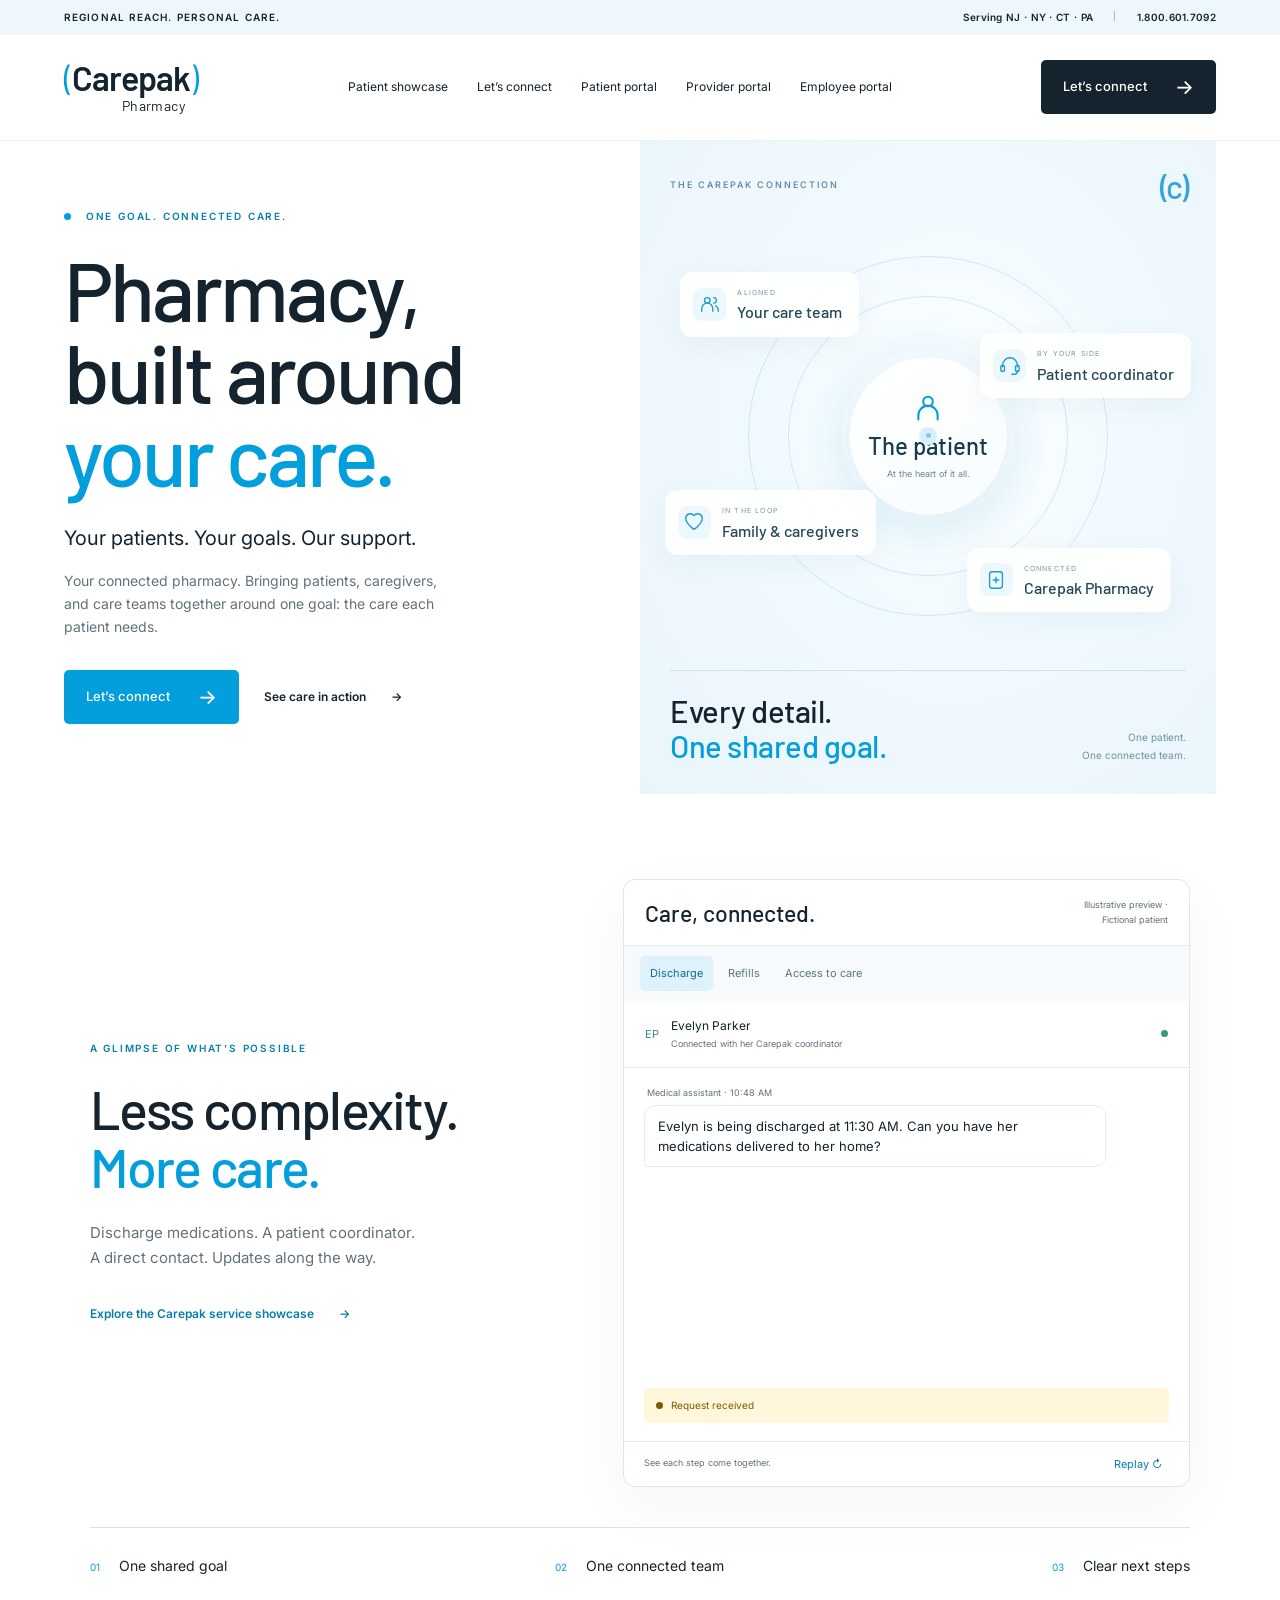
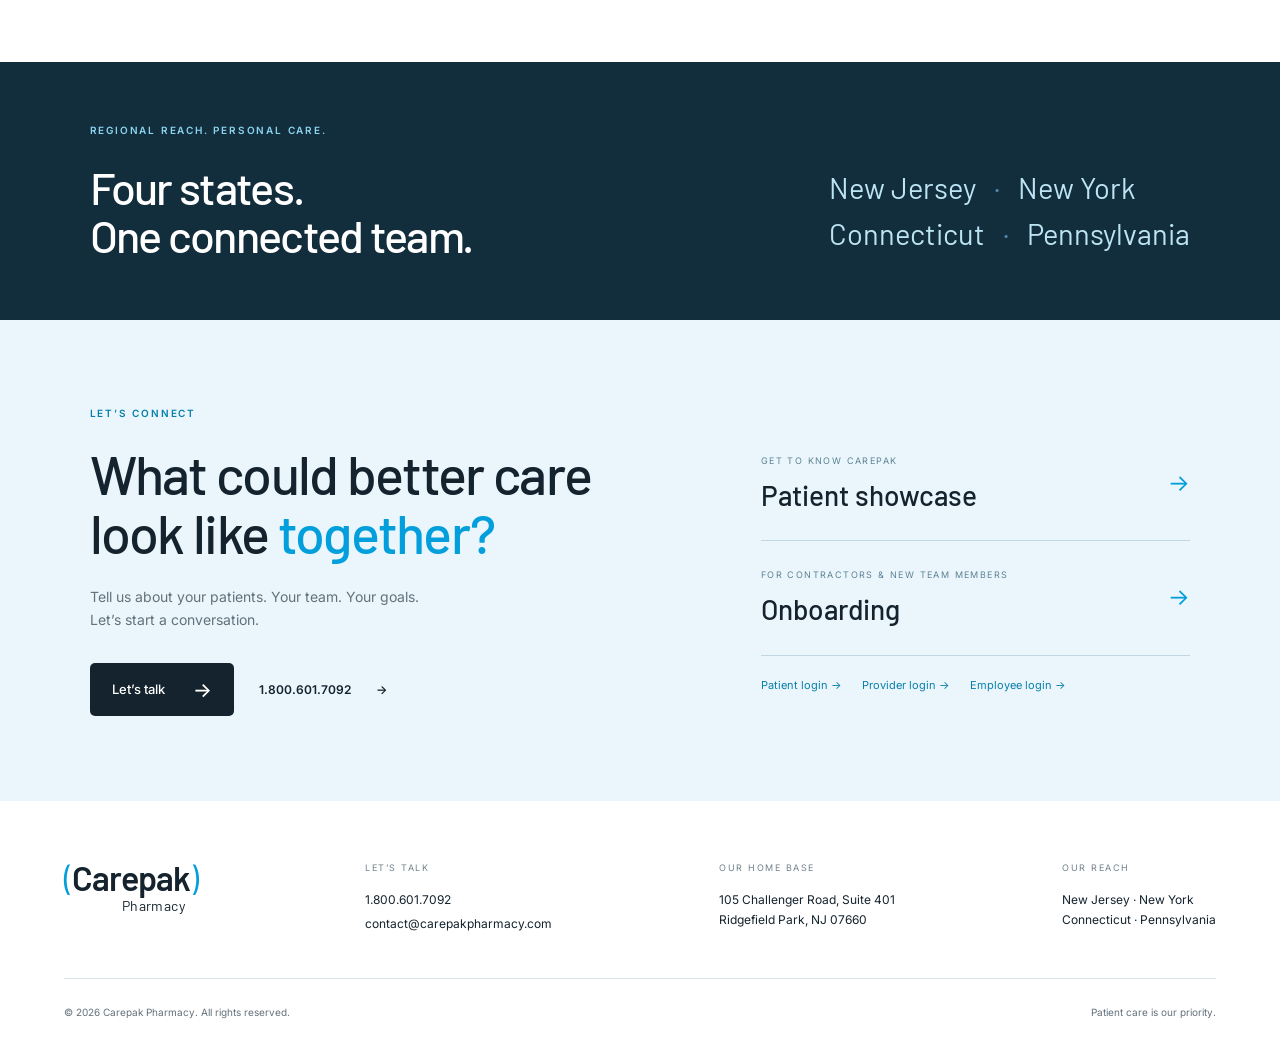
<file: index.html>
<!doctype html><html lang="en"><head><meta charset="utf-8"><meta name="viewport" content="width=device-width,initial-scale=1"><meta name="robots" content="noindex"><link rel="canonical" href="https://carepakpharmacy.com/"><title>Carepak Pharmacy | Care, connected.</title><meta name="description" content="Coordinated pharmacy care for patients and care teams across New Jersey, New York, Connecticut and Pennsylvania."><link rel="preconnect" href="https://fonts.googleapis.com"><link href="https://fonts.googleapis.com/css2?family=Barlow:wght@400;500;600;700&family=Inter:wght@400;500;600;700&display=swap" rel="stylesheet"><link rel="stylesheet" href="style.css?v=7"></head><body>
<div class="territory"><span>REGIONAL REACH. PERSONAL CARE.</span><span>Serving NJ · NY · CT · PA <i></i> <a href="tel:18006017092">1.800.601.7092</a></span></div>
<header><a class="logo" href="#" aria-label="Carepak Pharmacy home"><span><b>(</b>Carepak<b>)</b></span><small>Pharmacy</small></a><nav aria-label="Main navigation"><a href="https://start.carepakpharmacy.com/letsconnect/">Patient showcase</a><a href="#connect-section">Let’s connect</a><button class="nav-portal" data-portal="patient">Patient portal</button><button class="nav-portal" data-portal="provider">Provider portal</button><button class="nav-portal" data-portal="employee">Employee portal</button></nav><a class="btn dark" href="#connect-section">Let’s connect <span>→</span></a><button class="mobile-menu" aria-label="Open navigation" aria-expanded="false">☰</button></header>
<main><section class="hero"><div class="hero-copy"><p class="eyebrow"><span class="dot"></span> ONE GOAL. CONNECTED CARE.</p><h1>Pharmacy,<br>built around<br><em>your care.</em></h1><p class="hero-lead">Your patients. Your goals. Our support.</p><p class="sub">Your connected pharmacy. Bringing patients, caregivers, and care teams together around one goal: the care each patient needs.</p><div class="actions"><a class="btn blue" href="#connect-section">Let’s connect <span>→</span></a><a class="text-link" href="https://start.carepakpharmacy.com/letsconnect/">See care in action <span>→</span></a></div></div><div class="hero-art care-orbit-art"><div class="orbit-topline"><span class="orbit-kicker">THE CAREPAK CONNECTION</span><span class="orbit-mini-mark">(c)</span></div><div class="orbit-scene" role="img" aria-label="The patient at the center, connected to their care team, patient coordinator, family and caregivers, and Carepak Pharmacy"><div class="orbit-halo"></div><div class="orbit-track outer-track"></div><div class="orbit-track inner-track"></div><span class="orbit-spark spark-one"></span><span class="orbit-spark spark-two"></span><div class="patient-core"><div class="patient-icon"><svg viewBox="0 0 24 24" fill="none" stroke="currentColor" stroke-width="1.5" stroke-linecap="round" stroke-linejoin="round" aria-hidden="true"><circle cx="12" cy="8" r="3.5"/><path d="M5 21v-3a7 7 0 0 1 14 0v3"/></svg></div><span>The patient</span><small>At the heart of it all.</small></div><div class="orbit-label label-team"><span class="orbit-icon"><svg viewBox="0 0 24 24" fill="none" stroke="currentColor" stroke-width="1.5" stroke-linecap="round" stroke-linejoin="round" aria-hidden="true"><circle cx="9" cy="8" r="3"/><path d="M3 20v-3a6 6 0 0 1 12 0v3M16 5a3 3 0 0 1 0 6m2 3a5 5 0 0 1 3 4v2"/></svg></span><div><small>ALIGNED</small><strong>Your care team</strong></div></div><div class="orbit-label label-coordinator"><span class="orbit-icon"><svg viewBox="0 0 24 24" fill="none" stroke="currentColor" stroke-width="1.5" stroke-linecap="round" stroke-linejoin="round" aria-hidden="true"><path d="M4 13v-2a8 8 0 0 1 16 0v2M20 17v1a3 3 0 0 1-3 3h-3"/><rect x="2" y="11" width="4" height="7" rx="2"/><rect x="18" y="11" width="4" height="7" rx="2"/></svg></span><div><small>BY YOUR SIDE</small><strong>Patient coordinator</strong></div></div><div class="orbit-label label-family"><span class="orbit-icon"><svg viewBox="0 0 24 24" fill="none" stroke="currentColor" stroke-width="1.5" stroke-linecap="round" stroke-linejoin="round" aria-hidden="true"><path d="M12 20S3 14 3 8a5 5 0 0 1 9-3 5 5 0 0 1 9 3c0 6-9 12-9 12Z"/></svg></span><div><small>IN THE LOOP</small><strong>Family & caregivers</strong></div></div><div class="orbit-label label-pharmacy"><span class="orbit-icon"><svg viewBox="0 0 24 24" fill="none" stroke="currentColor" stroke-width="1.5" stroke-linecap="round" stroke-linejoin="round" aria-hidden="true"><rect x="5" y="3" width="14" height="18" rx="3"/><path d="M9 12h6m-3-3v6"/></svg></span><div><small>CONNECTED</small><strong>Carepak Pharmacy</strong></div></div></div><div class="orbit-footline"><p>Every detail.<br><em>One shared goal.</em></p><span>One patient.<br>One connected team.</span></div></div></section>
<section class="teaser" id="showcase"><div class="teaser-heading"><p class="eyebrow">A GLIMPSE OF WHAT’S POSSIBLE</p><h2>Less complexity.<br><em>More care.</em></h2><p>Discharge medications. A patient coordinator.<br>A direct contact. Updates along the way.</p><a class="text-link" href="https://start.carepakpharmacy.com/letsconnect/">Explore the Carepak service showcase <span>→</span></a></div><div class="care-chat" aria-label="Illustrative care coordination chat"><div class="chat-brand"><strong>Care, connected.</strong><small>Illustrative preview · Fictional patient</small></div><div class="chat-scenarios" role="tablist" aria-label="Care coordination examples"><button role="tab" aria-selected="true" id="scenario-0" aria-controls="chat-demo" data-scenario="0">Discharge</button><button role="tab" aria-selected="false" id="scenario-1" aria-controls="chat-demo" data-scenario="1">Refills</button><button role="tab" aria-selected="false" id="scenario-2" aria-controls="chat-demo" data-scenario="2">Access to care</button></div><div class="chat-patient">EP <span>Evelyn Parker<small>Connected with her Carepak coordinator</small></span><span class="chat-dot"></span></div><div id="chat-demo" role="tabpanel" aria-labelledby="scenario-0"><div class="chat-stream" aria-live="polite" aria-atomic="false"></div><div class="chat-typing" aria-hidden="true">Carepak is typing <span>•••</span></div><div class="care-status" role="status">Request received</div></div><div class="chat-controls"><span>See each step come together.</span><button type="button" id="replay-chat">Replay ↻</button></div></div><div class="teaser-principles"><span><small>01</small> One shared goal</span><span><small>02</small> One connected team</span><span><small>03</small> Clear next steps</span></div></section>
<section class="regional"><p class="eyebrow">REGIONAL REACH. PERSONAL CARE.</p><div><h2>Four states.<br>One connected team.</h2><p>New Jersey <span>·</span> New York<br>Connecticut <span>·</span> Pennsylvania</p></div></section>
<section class="connect-section" id="connect-section"><div><p class="eyebrow">LET’S CONNECT</p><h2>What could better care <br>look like <em>together?</em></h2><p>Tell us about your patients. Your team. Your goals.<br>Let’s start a conversation.</p><div class="actions"><a class="btn dark" href="https://start.carepakpharmacy.com/letsconnect/">Let’s talk <span>→</span></a><a class="text-link" href="tel:18006017092">1.800.601.7092 <span>→</span></a></div></div><div class="next-steps"><a href="https://start.carepakpharmacy.com/letsconnect/"><span><small>GET TO KNOW CAREPAK</small><strong>Patient showcase</strong></span><b>→</b></a><a href="https://carepak-onboarding.onrender.com/contractor"><span><small>FOR CONTRACTORS &amp; NEW TEAM MEMBERS</small><strong>Onboarding</strong></span><b>→</b></a><div class="portal-shortcuts"><button data-portal="patient">Patient login →</button><button data-portal="provider">Provider login →</button><button data-portal="employee">Employee login →</button></div></div></section></main>
<footer><div class="footer-main"><a class="logo" href="#"><span><b>(</b>Carepak<b>)</b></span><small>Pharmacy</small></a><div><span class="foot-label">LET’S TALK</span><a href="tel:18006017092">1.800.601.7092</a><a href="mailto:contact@carepakpharmacy.com">contact@carepakpharmacy.com</a></div><div><span class="foot-label">OUR HOME BASE</span><p>105 Challenger Road, Suite 401<br>Ridgefield Park, NJ 07660</p></div><div><span class="foot-label">OUR REACH</span><p>New Jersey · New York<br>Connecticut · Pennsylvania</p></div></div><div class="footer-bottom"><span>© 2026 Carepak Pharmacy. All rights reserved.</span><span>Patient care is our priority.</span></div></footer>
<dialog id="portal-dialog" aria-labelledby="portal-title"><button class="close" id="portal-close" aria-label="Close portal">×</button><p class="eyebrow">CAREPAK PORTAL</p><h2 id="portal-title">Provider login</h2><div id="portal-body"></div></dialog><script src="app.js?v=5"></script></body></html>
</file>
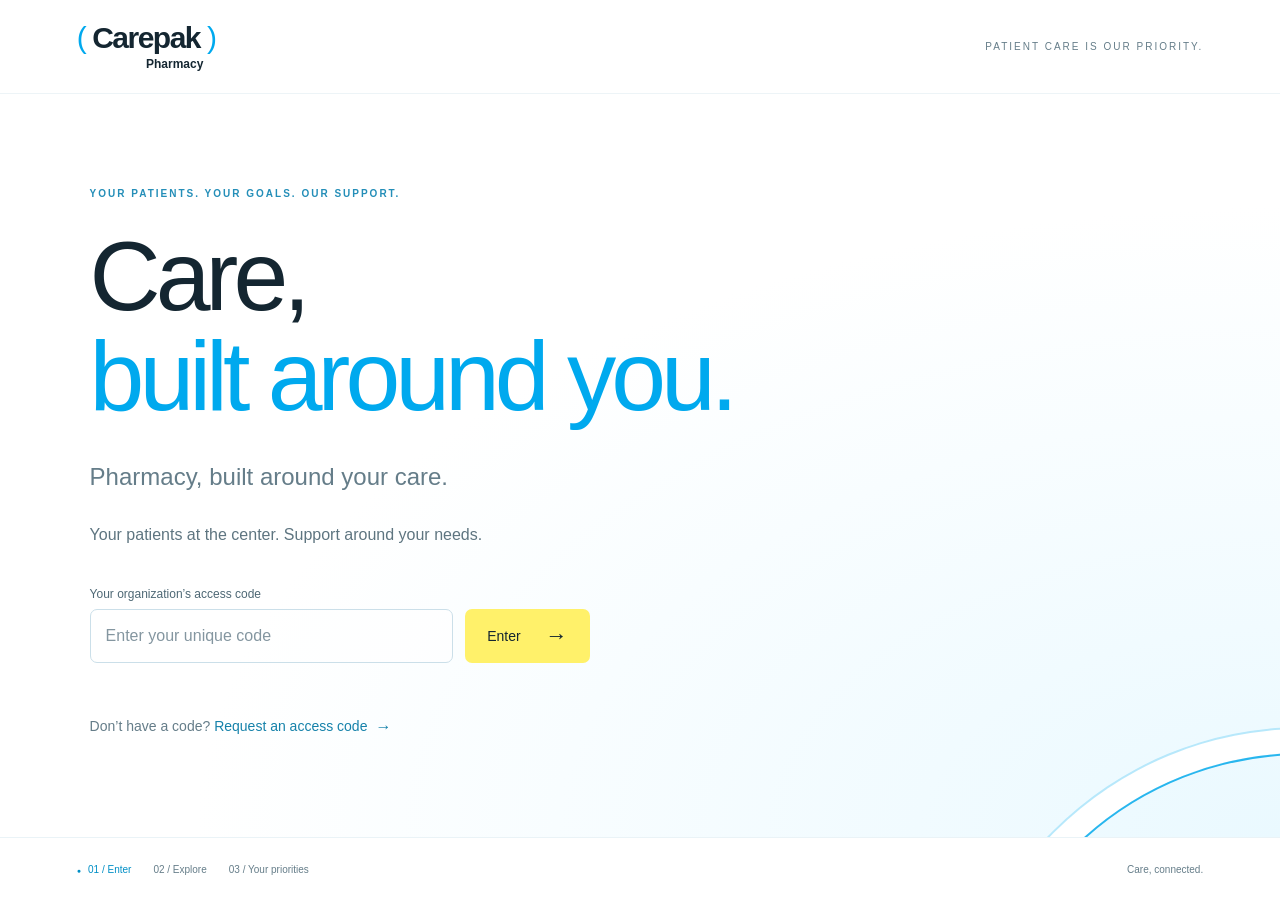
<file: letsconnect/index.html>
<!doctype html>
<html lang="en"><head><meta charset="utf-8"><meta name="robots" content="noindex,nofollow"><meta name="viewport" content="width=device-width,initial-scale=1"><title>Carepak | Care, built around your care</title><style>
:root{--blue:#00a9ee;--ink:#142631;--muted:#657d89;--line:#dcecf3;--pale:#edf9ff;--yellow:#fff16a}*{box-sizing:border-box}body{margin:0;font-family:Arial,Helvetica,sans-serif;color:var(--ink);background:#fff}button,input,textarea{font:inherit}button{cursor:pointer}button,a,input,textarea{ -webkit-tap-highlight-color:transparent}button:focus-visible,a:focus-visible,input:focus-visible,textarea:focus-visible{outline:3px solid var(--blue);outline-offset:4px}button{color:inherit}header{height:94px;border-bottom:1px solid #edf4f7;display:flex;justify-content:space-between;align-items:center;padding:20px 6%;background:#fff}.logo{font-size:30px;font-weight:bold;letter-spacing:-1.5px;line-height:1}.logo b{color:var(--blue);font-weight:400}.logo small{display:block;text-align:right;font-size:12px;letter-spacing:0;margin:5px 12px 0}.header-right{display:flex;align-items:center;gap:22px}.caption,.eyebrow{font-size:10px;letter-spacing:2px;text-transform:uppercase;color:var(--muted);line-height:1.6}.eyebrow{color:#248eb8;margin:0 0 24px;font-weight:bold}.subtle{border:0;background:none;color:var(--muted);font-size:12px;padding:10px 0}main{min-height:calc(100dvh - 157px);position:relative;overflow:hidden;background:radial-gradient(ellipse at 100% 100%,#eaf9ff,transparent 60%)}main:after{content:'';position:absolute;pointer-events:none;width:650px;height:650px;bottom:-570px;right:-350px;border:2px solid #28b6ee;border-radius:50%;box-shadow:0 0 0 24px white,0 0 0 26px #b7e8fb}.view{max-width:1440px;margin:auto;padding:58px 7% 65px;animation:none}.view[hidden]{display:none}.hero{min-height:calc(100dvh - 157px);display:flex;align-items:center}.hero-inner{width:100%;max-width:1000px}.hero h1{font-size:clamp(62px,7.7vw,110px);letter-spacing:-5px;line-height:1.02;margin:0 0 30px;font-weight:400}h1 em,h2 em{font-style:normal;color:var(--blue)}h1{font-size:clamp(38px,4.5vw,64px);letter-spacing:-2.6px;line-height:1.08;font-weight:400;margin:0 0 20px}h2{font-size:28px;letter-spacing:-1px;font-weight:400;margin:0 0 18px}p{line-height:1.65}.lead{font-size:19px;color:var(--muted);max-width:620px;margin:0 0 18px}.hero .lead{font-size:24px}.tagline{font-size:16px;color:#5e7580;margin:26px 0 38px}.primary,.secondary{border:0;border-radius:7px;padding:15px 22px;font-size:14px;display:inline-flex;justify-content:center;align-items:center;gap:25px;min-height:49px;text-decoration:none}.primary{background:var(--yellow)}.primary:hover{background:#ffe945}.secondary{border:1px solid #cfe4ef;background:white}.secondary:hover{background:var(--pale)}.arrow{font-size:22px;line-height:1}.entry{display:flex;gap:12px;max-width:500px}.entry input{flex:1;min-width:0}input,textarea{border:1px solid #cbdfe9;border-radius:7px;padding:15px;background:#ffffffb0;color:var(--ink);width:100%;line-height:1.4}input::placeholder,textarea::placeholder{color:#8496a0}label{display:block;font-size:12px;color:#4e6875;margin:0 0 8px}textarea{resize:vertical;min-height:110px}.error{color:#ad3e35;font-size:13px;min-height:20px;margin-top:10px}.fine{font-size:11px;line-height:1.7;color:var(--muted)}.split{display:grid;grid-template-columns:1fr 1fr;gap:10%;align-items:center;min-height:calc(100dvh - 280px)}.form{max-width:450px}.field{margin-bottom:20px}.form .primary{width:100%;margin-top:10px}.pill{display:inline-flex;border:1px solid #d3eaf5;background:#f2faff;padding:7px 12px;border-radius:30px;font-size:10px;color:#3684a5;letter-spacing:.4px}.section-head{display:flex;justify-content:space-between;align-items:flex-end;gap:30px;margin-bottom:35px}.section-head .lead{font-size:15px;margin:0}.section-head .eyebrow{margin-bottom:13px}.service-grid{display:grid;grid-template-columns:repeat(3,1fr);column-gap:32px}.service{background:transparent;border:0;border-top:1px solid var(--line);padding:23px 0 24px;text-align:left;display:flex;gap:14px;align-items:flex-start;min-height:123px}.service .num{font-size:10px;color:#32a4cf;margin-top:4px}.service-title{display:block;font-size:19px;letter-spacing:-.5px;line-height:1.3;margin-bottom:8px}.service small{display:block;font-size:12px;line-height:1.6;color:var(--muted)}.service .go{margin-left:auto;color:#4aa9cb;font-size:22px}.future{border-top:1px solid var(--line);display:flex;align-items:center;gap:20px;padding:25px 0;flex-wrap:wrap}.future .eyebrow{margin:0}.future span{font-size:12px;color:#6b818d}.bottom-action{display:flex;justify-content:space-between;align-items:center;gap:20px;margin-top:18px}.bottom-action p{font-size:13px;color:var(--muted);margin:0}.detail-top{display:flex;align-items:center;justify-content:space-between;margin-bottom:32px;gap:20px}.detail-grid{display:grid;grid-template-columns:1fr 1fr;gap:7%;align-items:center;min-height:400px}.detail-copy .lead{font-size:17px;line-height:1.8}.detail-copy .fine{max-width:450px;margin-top:22px}.demo{background:white;border:1px solid var(--line);border-radius:15px;box-shadow:0 18px 60px #164b6410;overflow:hidden;min-height:340px}.demo-head{padding:19px 24px;border-bottom:1px solid var(--line);display:flex;justify-content:space-between;gap:15px;font-size:12px}.demo-head small{color:var(--muted);font-size:10px}.demo-body{padding:26px}.bubble{padding:15px 18px;background:#f0f8fc;border-radius:12px 12px 12px 2px;font-size:14px;line-height:1.6;margin:10px 0 22px}.bubble.reply{background:#e8f8ff;margin-left:22px;border-radius:12px 12px 2px 12px}.speaker{font-size:10px;color:#64808f}.demo-result{border-top:1px solid var(--line);margin-top:20px;padding-top:16px;font-size:12px;color:#2586a8}.demo button{font-size:12px}.timeline{margin:24px 0}.stage{position:relative;border-left:1px solid #d5e9f3;margin-left:10px;padding:0 0 24px 26px;color:#91a4af;font-size:14px}.stage:last-child{border:0;padding-bottom:0}.stage:before{content:'○';background:white;position:absolute;left:-8px;top:-1px;color:#9eb6c2}.stage.done{color:#2487ac}.stage.done:before{content:'✓';color:#00a9ee}.stage small{display:block;font-size:11px;margin-top:6px}.big-number{font-size:78px;color:var(--blue);letter-spacing:-4px;line-height:1}.big-number span{font-size:24px;letter-spacing:-1px}.rows>div{padding:13px 0;border-bottom:1px solid var(--line);font-size:14px;line-height:1.5}.tabs{display:flex;gap:8px;margin-bottom:24px;flex-wrap:wrap}.tab{border:1px solid var(--line);background:white;border-radius:30px;padding:9px 14px;font-size:12px}.tab[aria-pressed=true]{background:#e6f7ff;border-color:#8dd9f7;color:#087aa7}.packets{display:flex;justify-content:center;padding:20px 0 28px}.packet{border:1px solid #b9d5e2;background:#f6fbfd;width:145px;padding:18px 14px;min-height:155px;font-size:11px;line-height:1.8;position:relative}.packet+ .packet{border-left-style:dashed}.packet b{display:block;font-size:16px;color:#009bd9}.pills{display:flex;gap:9px;margin-top:18px}.pills i{width:14px;height:24px;border-radius:10px;background:#91d9f4;transform:rotate(25deg)}.pills i+ i{background:#fff0a0;width:19px;height:19px}.vial{width:100px;height:150px;background:#dca24b;border-radius:10px;margin:auto;position:relative;border-top:23px solid #e7edf0;padding-top:20px}.vial span{display:block;background:white;padding:13px 9px;font-size:10px;line-height:1.7}.language-large{font-size:54px;color:var(--blue);margin:25px 0 10px;letter-spacing:-2px}.contact-phone{color:var(--blue);font-size:32px;text-decoration:none;letter-spacing:-1px}.checks{display:grid;grid-template-columns:1fr 1fr;gap:10px;margin:24px 0}.choice{display:flex;align-items:center;gap:10px;border:1px solid var(--line);padding:14px;border-radius:7px;font-size:13px;margin:0;background:white;cursor:pointer}.choice:has(input:checked){border-color:#6fcbef;background:#eefaff}.choice input{width:17px;height:17px;accent-color:var(--blue);flex:none}.feedback{max-width:850px;margin:auto}.feedback h1{font-size:48px}.feedback .field{margin-top:27px}.review-box{background:white;border:1px solid var(--line);padding:26px;border-radius:12px;margin:26px 0}.review-box p{margin:8px 0;font-size:14px;white-space:pre-wrap;overflow-wrap:anywhere}.review-label{color:var(--muted);font-size:10px;text-transform:uppercase;letter-spacing:1.5px;margin:22px 0 7px}.review-label:first-child{margin-top:0}footer{min-height:63px;border-top:1px solid #eaf3f7;display:flex;justify-content:space-between;align-items:center;padding:17px 6%;gap:18px;font-size:10px;color:var(--muted)}.steps{display:flex;gap:22px}.step.active{color:#008fc6}.step.active:before{content:'●';font-size:7px;margin-right:7px}.footer-note{text-align:right}.detail-nav{display:flex;gap:12px;justify-content:space-between;margin-top:38px}.detail-nav .secondary{padding:12px 17px}.toast{position:fixed;bottom:25px;left:50%;transform:translateX(-50%);background:var(--ink);color:white;padding:13px 22px;border-radius:30px;font-size:12px;z-index:4}.sr-only{position:absolute;width:1px;height:1px;padding:0;overflow:hidden;clip:rect(0,0,0,0)}@keyframes appear{from{opacity:0;transform:translateY(7px)}to{opacity:1;transform:none}}@media(max-width:800px){header{height:78px;padding:17px 6%}.caption{font-size:8px;letter-spacing:1px;max-width:110px;text-align:right}.logo{font-size:26px}.view{padding:38px 6% 45px}.hero{min-height:calc(100dvh - 145px)}.hero h1{font-size:67px;letter-spacing:-3.7px}.hero .lead{font-size:19px}.split,.detail-grid{grid-template-columns:1fr;gap:30px}.split{min-height:0}.form{max-width:none}.service-grid{grid-template-columns:1fr 1fr;gap:0 22px}.section-head{display:block}.section-head .pill{margin-top:20px}.service-title{font-size:17px}.service{min-height:125px}.detail-grid{min-height:0}.demo{min-height:0}.checks{grid-template-columns:1fr}.bottom-action{align-items:flex-start;flex-direction:column}.feedback h1{font-size:39px}.steps{gap:10px;font-size:9px}.footer-note{font-size:9px;max-width:120px}.header-right{gap:12px}.hero .tagline{font-size:14px}.detail-nav{flex-wrap:wrap}.detail-nav .primary{order:3;width:100%}.future{gap:12px}.entry{flex-wrap:wrap}.entry input{min-width:160px}.entry .primary{flex:1}.hero .eyebrow{font-size:9px}}@media(max-width:420px){.hero h1{font-size:56px}.service-grid{grid-template-columns:1fr}.service{min-height:90px}.hero .lead{font-size:17px}.contact-phone{font-size:28px}}.view{position:relative;z-index:1}@media(max-width:600px){.entry{flex-direction:column}.entry input,.entry .primary{width:100%;flex:none}.service-title{font-size:17px}}@media(prefers-reduced-motion:reduce){*{animation:none!important;scroll-behavior:auto!important}}@media print{header button,footer,.detail-nav,.bottom-action,.primary,.secondary{display:none!important}.view{padding:20px}main{background:white}.review-box{border:0;padding:0}main:after{display:none}}
.request-link{margin:22px 0 0;font-size:14px;color:var(--muted)}.link-btn{border:0;background:none;padding:0;color:#1682aa;font-size:14px;cursor:pointer;display:inline-flex;gap:8px;align-items:center}.link-btn:hover{text-decoration:underline}.link-btn .arrow{font-size:16px}.code6{font-size:24px;letter-spacing:8px}.code6::placeholder{font-size:16px;letter-spacing:normal}.hp{position:absolute;left:-9999px;width:1px;height:1px}#reqDone .secondary{margin-top:10px}.form .subtle{display:block;margin-top:14px}a.logo{color:inherit;text-decoration:none;display:inline-block}.pres-head{display:flex;justify-content:space-between;align-items:flex-end;gap:20px;margin-bottom:22px}.pres-head h1{margin-bottom:0}.pres-frame{border:1px solid var(--line);border-radius:14px;overflow:hidden;background:#f6fbfe;height:min(78dvh,860px)}.pres-frame iframe{width:100%;height:100%;border:0;display:block}#presentation .bottom-action{margin-top:24px}@media(max-width:700px){.pres-head{flex-direction:column;align-items:flex-start}.pres-head .primary{display:none}.pres-frame{height:78dvh}}.pres-bar{display:flex;justify-content:space-between;align-items:center;gap:12px;flex-wrap:wrap;margin:-6px 0 12px}.pres-tabs{display:flex;gap:6px;flex-wrap:wrap}.pres-tabs button{border:1px solid var(--line);background:#fff;border-radius:999px;padding:8px 14px;font-size:14px;color:var(--muted);cursor:pointer}.pres-tabs button[aria-selected=true]{background:var(--pale);border-color:var(--blue);color:#0b6f99;font-weight:700}main,.pres-frame{overflow:clip}</style></head><body>
<header><a class="logo" href="https://carepakpharmacy.com/" aria-label="Carepak Pharmacy home"><b>(</b> Carepak <b>)</b><small>Pharmacy</small></a><div class="header-right"><span class="caption" id="headerCaption">Patient care is our priority.</span><button class="subtle" id="exit" hidden>Exit ↗</button></div></header>
<main id="main">
<section class="view hero" id="entry"><div class="hero-inner"><p class="eyebrow">Your patients. Your goals. Our support.</p><h1>Care,<br><em>built around you.</em></h1><p class="lead">Pharmacy, built around your care.</p><p class="tagline">Your patients at the center. Support around your needs.</p><form id="codeForm"><label for="code">Your organization’s access code</label><div class="entry"><input id="code" type="password" placeholder="Enter your unique code" autocomplete="off" required aria-describedby="codeError"><button class="primary">Enter <span class="arrow">→</span></button></div><div id="codeError" class="error" role="alert"></div></form><p class="request-link">Don’t have a code? <button type="button" class="link-btn" id="reqStart">Request an access code <span class="arrow">→</span></button></p></div></section>
<section class="view" id="reqEmail" hidden><div class="split"><div><p class="eyebrow">Request access</p><h1>Let’s get you<br><em>connected.</em></h1></div><form id="fEmail" class="form" novalidate><div class="field"><label for="rEmail">Work email</label><input id="rEmail" type="email" autocomplete="email" placeholder="you@organization.com" maxlength="200"></div><div class="error" role="alert"></div><button class="primary">Send verification code <span class="arrow">→</span></button><button type="button" class="subtle" data-back="entry">← Back</button></form></div></section>
<section class="view" id="reqVerify" hidden><div class="split"><div><p class="eyebrow">Verify your email</p><h1>Check your<br><em>email.</em></h1><p class="lead" id="reqVerifyLead">We sent you a 6-digit code.</p><p class="fine">It can take a minute to arrive. Check your spam folder if you don’t see it.</p></div><form id="fVerify" class="form" novalidate><div class="field"><label for="rCode">Verification code</label><input id="rCode" inputmode="numeric" autocomplete="one-time-code" maxlength="6" placeholder="6-digit code" class="code6"></div><p class="request-link">Didn’t get it? <button type="button" class="link-btn" id="reqResend">Send a new code</button></p><div class="error" role="alert"></div><button class="primary">Verify <span class="arrow">→</span></button><button type="button" class="subtle" data-back="reqEmail">← Back</button></form></div></section>
<section class="view" id="reqName" hidden><div class="split"><div><p class="eyebrow">Email verified ✓</p><h1>What’s your<br><em>name?</em></h1></div><form id="fName" class="form" novalidate><div class="field"><label for="rName">Full name</label><input id="rName" autocomplete="name" placeholder="First and last name" maxlength="120"></div><div class="error" role="alert"></div><button class="primary">Continue <span class="arrow">→</span></button></form></div></section>
<section class="view" id="reqCompany" hidden><div class="split"><div><p class="eyebrow">About you</p><h1>Your<br><em>company.</em></h1></div><form id="fCompany" class="form" novalidate><div class="field"><label for="rOrg">Company</label><input id="rOrg" autocomplete="organization" placeholder="Practice, facility or company" maxlength="120"></div><div class="error" role="alert"></div><button class="primary">Continue <span class="arrow">→</span></button><button type="button" class="subtle" data-back="reqName">← Back</button></form></div></section>
<section class="view" id="reqTitle" hidden><div class="split"><div><p class="eyebrow">Last step</p><h1>Title &amp;<br><em>phone.</em></h1></div><form id="fTitle" class="form" novalidate><div class="field"><label for="rTitle">Your title</label><input id="rTitle" autocomplete="organization-title" placeholder="e.g. Practice manager" maxlength="120"></div><div class="field"><label for="rPhone">Phone number</label><input id="rPhone" type="tel" autocomplete="tel" placeholder="(555) 555-5555" maxlength="20"></div><div class="error" role="alert"></div><button class="primary">Submit <span class="arrow">→</span></button><button type="button" class="subtle" data-back="reqCompany">← Back</button></form></div></section>
<section class="view" id="reqDone" hidden><div class="split"><div><p class="eyebrow">Request submitted</p><h1 id="reqDoneTitle">Submitted.</h1><p class="lead" id="reqDoneLead"></p><p class="lead"><strong>A Carepak representative will get in touch with you shortly.</strong></p><button type="button" class="secondary" data-back="entry">Back to start <span class="arrow">→</span></button></div><div><p class="eyebrow">A direct line to Carepak</p><a class="contact-phone" href="tel:18006017092">1.800.601.7092</a></div></div></section>
<section class="view" id="presentation" hidden><div class="pres-head"><div><p class="eyebrow">Carepak × Mindify</p><h1>See care,<br><em>connected.</em></h1></div><button class="primary" data-view="welcome">Continue <span class="arrow">→</span></button></div><div class="pres-bar"><div class="pres-tabs" role="tablist" aria-label="Choose a presentation"><button type="button" role="tab" aria-selected="true" data-pres="presentation/?v=202611171450">Interactive chat demo</button><button type="button" role="tab" aria-selected="false" data-pres="moses-v2/" id="presV2" hidden>Carepak × Moses · Ver. 2</button><button type="button" role="tab" aria-selected="false" data-pres="moses-v3/" id="presV3" hidden>Carepak × Moses · Ver. 3</button><button type="button" role="tab" aria-selected="false" data-pres="moses-v4/" id="presV4" hidden>Carepak × Moses · Ver. 4 (showcase)</button><button type="button" role="tab" aria-selected="false" data-pres="showcase/?v=202611111940">Services showcase · delivery hours</button></div><button type="button" class="link-btn" id="presFull">⤢ Watch full screen</button></div><div class="pres-frame"><iframe id="presFrame" title="Carepak presentation" allow="autoplay; fullscreen; picture-in-picture" allowfullscreen loading="lazy"></iframe></div><div class="bottom-action"><button class="primary" data-view="welcome">Continue to Carepak services <span class="arrow">→</span></button></div></section>
<section class="view" id="welcome" hidden><div class="split"><div><p class="eyebrow">A little introduction</p><h1>Welcome,<br><em>Mindify.</em></h1><p class="lead">Thoughtful pharmacy care.<br>For the patients you care for.</p><p class="fine">A brief introduction helps us understand your questions and the patient needs you would like to discuss.</p></div><form id="profileForm" class="form"><div class="field"><label for="name">Your name</label><input id="name" autocomplete="name" placeholder="Full name" maxlength="120" required></div><div class="field"><label for="title">Your title</label><input id="title" autocomplete="organization-title" placeholder="e.g. Practice manager" maxlength="120" required></div><div class="field"><label for="email">Work email</label><input id="email" type="email" autocomplete="email" placeholder="you@organization.com" maxlength="200" required></div><button class="primary">Explore your support <span class="arrow">→</span></button><p class="fine">Your details are shared with Carepak only when you submit your responses.</p></form></div></section>
<section class="view" id="services" hidden><div class="section-head"><div><p class="eyebrow">Carepak × Mindify</p><h1>Where can<br><em>we help?</em></h1><p class="lead">Everyday pharmacy services, centered on the patient.</p></div><span class="pill" id="personalGreeting"></span></div><div class="service-grid" id="serviceGrid"></div><div class="future" style="display:block;padding-top:30px"><p class="eyebrow" style="margin-bottom:12px;font-weight:800;color:#00a9ee;font-size:12px">Looking ahead · In development</p><p style="font-size:14px;color:var(--muted);max-width:760px;margin:0 0 18px">We’re exploring additional ways to support patients between visits, in coordination with their care teams.</p><div class="service-grid"><div class="service"><span><span class="service-title" style="font-weight:400;color:#000;font-size:19px">Behavioral health integration</span><small><strong style="color:#000;font-weight:700">BHI</strong> · Support for coordination of behavioral and physical health needs.</small></span></div><div class="service"><span><span class="service-title" style="font-weight:400;color:#000;font-size:19px">Chronic care management</span><small><strong style="color:#000;font-weight:700">CCM</strong> · Ongoing coordination for patients living with chronic conditions.</small></span></div><div class="service"><span><span class="service-title" style="font-weight:400;color:#000;font-size:19px">Remote patient monitoring</span><small><strong style="color:#000;font-weight:700">RPM</strong> · Support for following health measurements between visits.</small></span></div></div></div><div class="bottom-action"><button class="primary" data-view="feedback">Tell us what matters <span class="arrow">→</span></button></div></section>

<section class="view" id="feedback" hidden><div class="feedback"><button class="subtle" data-view="services">← Explore services</button><p class="eyebrow" style="margin-top:25px">Your patients. Your perspective.</p><h1>What would make<br><em>care easier?</em></h1><form id="feedbackForm"><div class="field"><label for="concern">What is your biggest concern when coordinating patients’ medications?</label><textarea id="concern" maxlength="3000" placeholder="Tell us about a challenge patients experience with their medications or ongoing care."></textarea></div><label style="margin-top:25px">Which services would be most helpful for the patients you care for? Choose any.</label><div class="checks" id="choices"></div><div class="field"><label for="questions">Any questions, or services you would like to see?</label><textarea id="questions" maxlength="3000" placeholder="Share a question or another patient need you would like to discuss."></textarea></div><p class="fine">Please describe workflow needs only; do not include patient information.</p><label class="choice" style="max-width:390px;margin:22px 0"><input id="emailCopy" type="checkbox">Send a copy to my email</label><input id="hp" name="website" tabindex="-1" autocomplete="off" aria-hidden="true" style="position:absolute;left:-9999px;width:1px;height:1px"><button class="primary" id="submitBtn">Submit <span class="arrow">→</span></button><div id="sendError" class="error" role="alert"></div></form></div></section>
<section class="view" id="thanks" hidden><div class="split"><div><p class="eyebrow">Carepak × Mindify</p><h1>Thank you for<br><em>getting in touch.</em></h1><p class="lead">We appreciate learning what matters to your patients and your care team.</p><p class="lead"><strong>A Carepak representative will get in touch with you shortly.</strong></p><p id="submissionNote" class="fine"></p></div><div><p class="eyebrow">A direct line to Carepak</p><a class="contact-phone" href="tel:18006017092">1.800.601.7092</a><p style="font-size:14px">Designated direct extension: <u>TBD</u></p></div></div></section>
</main><footer><div class="steps"><span class="step active">01 / Enter</span><span class="step">02 / Explore</span><span class="step">03 / Your priorities</span></div><span class="footer-note">Care, connected.</span></footer><div class="toast" id="toast" role="status" hidden></div>
<script src="../assets/config.js?v=6"></script><script src="../assets/track.js?v=3"></script><script>
'use strict';
// endpoint comes from assets/config.js (Google Apps Script web app URL).
// Personal codes that work without the server (case and dashes ignored).
const PERSONAL_CODES={'dane9ay6':{organization:'Dane',name:'Dane'},'allhealth':{organization:'AllHealth'},'mosescare':{organization:'Moses',pres:'moses/',v2:1},'mosescarepak':{organization:'Moses',pres:'moses/',v2:1}};
const CONFIG={accessCode:'mindifyusa',organization:'Mindify',endpoint:window.CAREPAK_ENDPOINT||'',phone:'1.800.601.7092'};
const services=[
{id:'pa',name:'STAT prior authorization assistance',short:'Time-sensitive coordination of plan requirements and supporting information with the prescribing office, with ongoing, up-to-date status updates for providers, patients and caregivers.'},
{id:'delivery',name:'Urgent / STAT same-day delivery',short:'Delivery for time-sensitive prescriptions and <strong>discharge medications</strong> in predetermined areas.'},
{id:'updates',name:'Urgent / STAT updates',short:'Updates on prescription readiness and delivery, helping patients, caregivers and care teams understand the next step.'},
{id:'reconciliation',name:'Medication reconciliation',short:'Every medication reconciled into one clear, up-to-date list, with refill dates synced. No more confusion for providers. Available to the provider upon request.'},
{id:'compounding',name:'Compounding',short:'Preparation options for individual patient needs, subject to a prescription, formulation suitability and availability.'},
{id:'packaging',name:'Packaging choice',short:'Traditional vials or packets organized by day and time, based on patient preference and medication suitability.'},
{id:'refills',name:'Synced refills · one refill at once',short:'All medications reconciled and refill dates synced. <strong>Just one refill request per patient, all at once.</strong> No more scattered requests, less work for clinical staff. Appointment-related follow-up is coordinated with the care team when needed.'},
{id:'languages',name:'Languages we speak',short:'English, Spanish, Arabic and Tagalog, helping patients and caregivers understand their pharmacy care. Confirm language availability with our team.'},
{id:'contact',name:'Direct contact & communication',short:'A direct phone line for pharmacy questions and patient care coordination.',beta:'Direct secure chat & updates — Beta'}
];
const future=[{id:'bhi',name:'Behavioral health integration · In development'},{id:'ccm',name:'Chronic care management · In development'},{id:'rpm',name:'Remote patient monitoring · In development'}];
const $=id=>document.getElementById(id);let authorized=false;const selected=new Set();const profile={};
function show(id){const req=id.startsWith('req');if(id!=='entry'&&!req&&!authorized)return;document.querySelectorAll('.view').forEach(x=>x.hidden=x.id!==id);$('exit').hidden=id==='entry';$('headerCaption').textContent=id==='entry'?'Patient care is our priority.':req?'Request access':'Carepak × '+CONFIG.organization;document.querySelectorAll('.step').forEach((x,i)=>x.classList.toggle('active',i===(id==='entry'||id==='welcome'||req?0:id==='services'?1:2)));if(id==='services')$('personalGreeting').textContent='Welcome, '+profile.name;if(id==='feedback')renderChoices();if(id==='presentation'&&!$('presFrame').getAttribute('src'))$('presFrame').src=CONFIG.pres||('presentation/?v=202611171450&org='+encodeURIComponent(CONFIG.organization));window.scrollTo(0,0);const h=$(id).querySelector('h1');h.setAttribute('tabindex','-1');h.focus({preventScroll:true})}
// Personal access codes (CP-XXXXXX) issued by Carepak from the dashboard are checked by the server.
function personalize(org){CONFIG.organization=org;document.querySelectorAll('.eyebrow').forEach(e=>{if(e.dataset.org||e.textContent.includes('Mindify')){e.dataset.org='1';e.textContent='Carepak × '+org}});const w=document.querySelector('#welcome h1 em');if(w)w.textContent=org+'.'}
$('codeForm').onsubmit=async e=>{e.preventDefault();const raw=$('code').value.trim();
const personal=PERSONAL_CODES[raw.toLowerCase().replace(/[^a-z0-9]/g,'')];
{const t0=document.querySelector('[data-pres]');if(!t0.dataset.def){t0.dataset.def=t0.dataset.pres;t0.dataset.lbl=t0.textContent}t0.dataset.pres=t0.dataset.def;t0.textContent=t0.dataset.lbl;CONFIG.pres='';$('presV2').hidden=true;$('presV3').hidden=true;$('presV4').hidden=true;personalize('Mindify');$('presFrame').removeAttribute('src');document.querySelectorAll('[data-pres]').forEach((x,i)=>x.setAttribute('aria-selected',String(i===0)))}
if(personal){personalize(personal.organization);if(personal.pres){CONFIG.pres=personal.pres;const t0=document.querySelector('[data-pres]');t0.dataset.pres=personal.pres;t0.textContent='Carepak × '+personal.organization+(personal.v2?' · Ver. 1':'');$('presV2').hidden=!personal.v2;$('presV3').hidden=!personal.v2;$('presV4').hidden=!personal.v2}$('name').value=personal.name||'';$('title').value=personal.title||'';$('email').value=personal.email||''}
else if(raw.toLowerCase()!==CONFIG.accessCode){
  const fail=(m)=>{$('codeError').textContent=m;$('code').setAttribute('aria-invalid','true')};
  if(!/^cp/i.test(raw.replace(/[^a-z0-9]/gi,''))||!window.CAREPAK_API)return fail('That code isn’t recognized. Please try again.');
  try{const r=await fetch(window.CAREPAK_API+'/api/connect/check-code',{method:'POST',headers:{'Content-Type':'application/json'},body:JSON.stringify({code:raw})});const j=await r.json().catch(()=>({}));
    if(!r.ok||!j.ok)return fail(j.error||'That code isn’t recognized. Please try again.');
    personalize(j.organization||'your team');$('name').value=j.name||'';$('title').value=j.title||'';$('email').value=j.email||'';
  }catch{return fail('We couldn’t check that code. Please try again or call '+CONFIG.phone+'.')}
}
authorized=true;window.carepakTrack&&carepakTrack('Entered access code');$('codeError').textContent='';$('code').removeAttribute('aria-invalid');show('presentation')};
$('profileForm').onsubmit=e=>{e.preventDefault();for(const key of ['name','title','email']){if(!$(key).value.trim()){$(key).setCustomValidity('Please enter your '+key+'.');$(key).reportValidity();return}profile[key]=$(key).value.trim()}show('services')};
['name','title','email'].forEach(key=>$(key).oninput=()=>$(key).setCustomValidity(''));
$('presFrame').addEventListener('load',()=>{try{const w=$('presFrame').contentWindow;let y=scrollY;const keep=()=>{y=scrollY};w.document.addEventListener('click',keep,true);w.document.addEventListener('keydown',keep,true);w.document.addEventListener('touchstart',keep,{capture:true,passive:true});w.addEventListener('hashchange',()=>{scrollTo(0,y);const m=$('main');m.scrollTop=0;m.scrollLeft=0;const fr=$('presFrame').parentElement;fr.scrollTop=0;fr.scrollLeft=0})}catch(e){}});
document.querySelectorAll('[data-pres]').forEach(b=>b.onclick=()=>{document.querySelectorAll('[data-pres]').forEach(x=>x.setAttribute('aria-selected',String(x===b)));$('presFrame').src=b.dataset.pres+(b.dataset.pres.startsWith('presentation')?'&org='+encodeURIComponent(CONFIG.organization):'')});
$('presFull').onclick=()=>{const f=$('presFrame'),req=f.requestFullscreen||f.webkitRequestFullscreen;if(req&&(document.fullscreenEnabled||document.webkitFullscreenEnabled)){const r=req.call(f);if(r&&r.catch)r.catch(()=>window.open($('presFrame').getAttribute('src'),'_blank'))}else window.open($('presFrame').getAttribute('src'),'_blank')};
document.querySelectorAll('[data-view]').forEach(b=>b.onclick=()=>show(b.dataset.view));
// ---- Request an access code: email -> verify -> name -> company -> title & phone -> submit ----
const API=window.CAREPAK_API||'';const req={};
const errOf=f=>$(f).querySelector('.error');
async function apiPost(path,body){if(!API)throw new Error('Please call us at '+CONFIG.phone+'.');const r=await fetch(API+path,{method:'POST',headers:{'Content-Type':'application/json'},body:JSON.stringify(body)});const j=await r.json().catch(()=>({}));if(!r.ok||!j.ok)throw new Error(j.error||'Something went wrong. Please call us at '+CONFIG.phone+'.');return j}
async function busy(form,label,fn){const b=$(form).querySelector('.primary'),old=b.innerHTML;b.disabled=true;b.textContent=label;errOf(form).textContent='';try{await fn()}catch(e){errOf(form).textContent=e.message}finally{b.disabled=false;b.innerHTML=old}}
$('reqStart').onclick=()=>{['fEmail','fVerify','fName','fCompany','fTitle'].forEach(f=>{$(f).reset();errOf(f).textContent=''});show('reqEmail')};
document.querySelectorAll('[data-back]').forEach(b=>b.onclick=()=>show(b.dataset.back));
$('fEmail').onsubmit=e=>{e.preventDefault();const em=$('rEmail').value.trim();
  if(!/^[^\s@]+@[^\s@]+\.[^\s@]{2,}$/.test(em))return(errOf('fEmail').textContent='Please enter a valid email.');
  busy('fEmail','Sending code…',async()=>{const j=await apiPost('/api/connect/request-code',{email:em});req.id=j.id;req.email=em;$('reqVerifyLead').textContent='We sent a 6-digit code to '+em+'. Enter it below.';$('rCode').value='';show('reqVerify')})};
$('rCode').oninput=e=>{e.target.value=e.target.value.replace(/\D/g,'').slice(0,6)};
$('fVerify').onsubmit=e=>{e.preventDefault();const c=$('rCode').value;
  if(c.length!==6)return(errOf('fVerify').textContent='Please enter the 6-digit code from your email.');
  busy('fVerify','Checking…',async()=>{const j=await apiPost('/api/connect/verify',{id:req.id,code:c});req.token=j.token;show('reqName')})};
$('reqResend').onclick=async()=>{const b=$('reqResend');b.disabled=true;try{await apiPost('/api/connect/resend',{id:req.id});errOf('fVerify').textContent='A new code is on its way.'}catch(e){errOf('fVerify').textContent=e.message}finally{b.disabled=false}};
$('fName').onsubmit=e=>{e.preventDefault();const n=$('rName').value.trim();if(n.split(/\s+/).length<2)return(errOf('fName').textContent='Please enter your first and last name.');req.name=n;errOf('fName').textContent='';show('reqCompany')};
$('fCompany').onsubmit=e=>{e.preventDefault();const o=$('rOrg').value.trim();if(!o)return(errOf('fCompany').textContent='Please enter your company.');req.organization=o;errOf('fCompany').textContent='';show('reqTitle')};
$('rPhone').oninput=e=>{let d=e.target.value.replace(/\D/g,'').replace(/^1(?=\d{10})/,'').slice(0,10);e.target.value=d.length<4?d:d.length<7?'('+d.slice(0,3)+') '+d.slice(3):'('+d.slice(0,3)+') '+d.slice(3,6)+'-'+d.slice(6)};
$('fTitle').onsubmit=e=>{e.preventDefault();const t=$('rTitle').value.trim(),ph=$('rPhone').value.trim();
  if(!t)return(errOf('fTitle').textContent='Please enter your title.');
  if(ph.replace(/\D/g,'').length<10)return(errOf('fTitle').textContent='Please enter a 10-digit phone number.');
  busy('fTitle','Submitting…',async()=>{await apiPost('/api/connect/complete',{id:req.id,token:req.token,name:req.name,organization:req.organization,title:t,phone:ph});
    window.carepakTrack&&carepakTrack('Requested access code (verified)');
    const h=$('reqDoneTitle');h.textContent='';const em2=document.createElement('em');em2.textContent='Thank you, '+req.name.split(/\s+/)[0]+'.';h.append('Submitted.',document.createElement('br'),em2);
    $('reqDoneLead').textContent='Your request has been submitted. We’ll send your access code to '+req.email+'.';show('reqDone')})};
$('exit').onclick=()=>{authorized=false;selected.clear();Object.keys(profile).forEach(k=>delete profile[k]);document.querySelectorAll('form').forEach(f=>f.reset());$('codeError').textContent='';$('code').removeAttribute('aria-invalid');show('entry')};
$('serviceGrid').innerHTML=services.map((s,i)=>`<article class="service"><span class="num">0${i+1}</span><div><h2 class="service-title">${s.name}</h2><small>${s.short}</small>${s.beta?`<p style="font-size:12px;color:#1682aa;margin:14px 0 5px">${s.beta}</p>`:''}</div></article>`).join('');
function renderChoices(){$('choices').innerHTML=[...services,...future].map(s=>`<label class="choice"><input type="checkbox" value="${s.id}" ${selected.has(s.id)?'checked':''}>${s.name}</label>`).join('');$('choices').onchange=e=>{if(e.target.checked)selected.add(e.target.value);else selected.delete(e.target.value)}}
$('feedbackForm').onsubmit=async e=>{e.preventDefault();const copy=$('emailCopy').checked;
if(!CONFIG.endpoint){$('sendError').textContent='Sorry, we couldn’t send your responses. Please call us at '+CONFIG.phone+'.';return}
const btn=$('submitBtn'),label=btn.innerHTML;btn.disabled=true;btn.textContent='Sending…';$('sendError').textContent='';
const payload={type:'letstalk',organization:CONFIG.organization,name:profile.name,title:profile.title,email:profile.email,concern:$('concern').value.trim(),services:[...services,...future].filter(s=>selected.has(s.id)).map(s=>s.name),questions:$('questions').value.trim(),emailCopy:copy,website:$('hp').value};
try{const r=await fetch(CONFIG.endpoint,{method:'POST',headers:{'Content-Type':'text/plain;charset=utf-8'},body:JSON.stringify(payload)});const j=await r.json();if(!j.ok)throw new Error(j.error||'Submission failed');
window.carepakTrack&&carepakTrack('Submitted questionnaire');$('submissionNote').textContent='Your responses were sent to the Carepak team.'+(copy?' A copy is on its way to '+profile.email+'.':'');show('thanks')}
catch(err){$('sendError').textContent='Sorry, we couldn’t send your responses. Please try again, or call us at '+CONFIG.phone+'.'}
finally{btn.disabled=false;btn.innerHTML=label}};
</script></body></html>
</file>
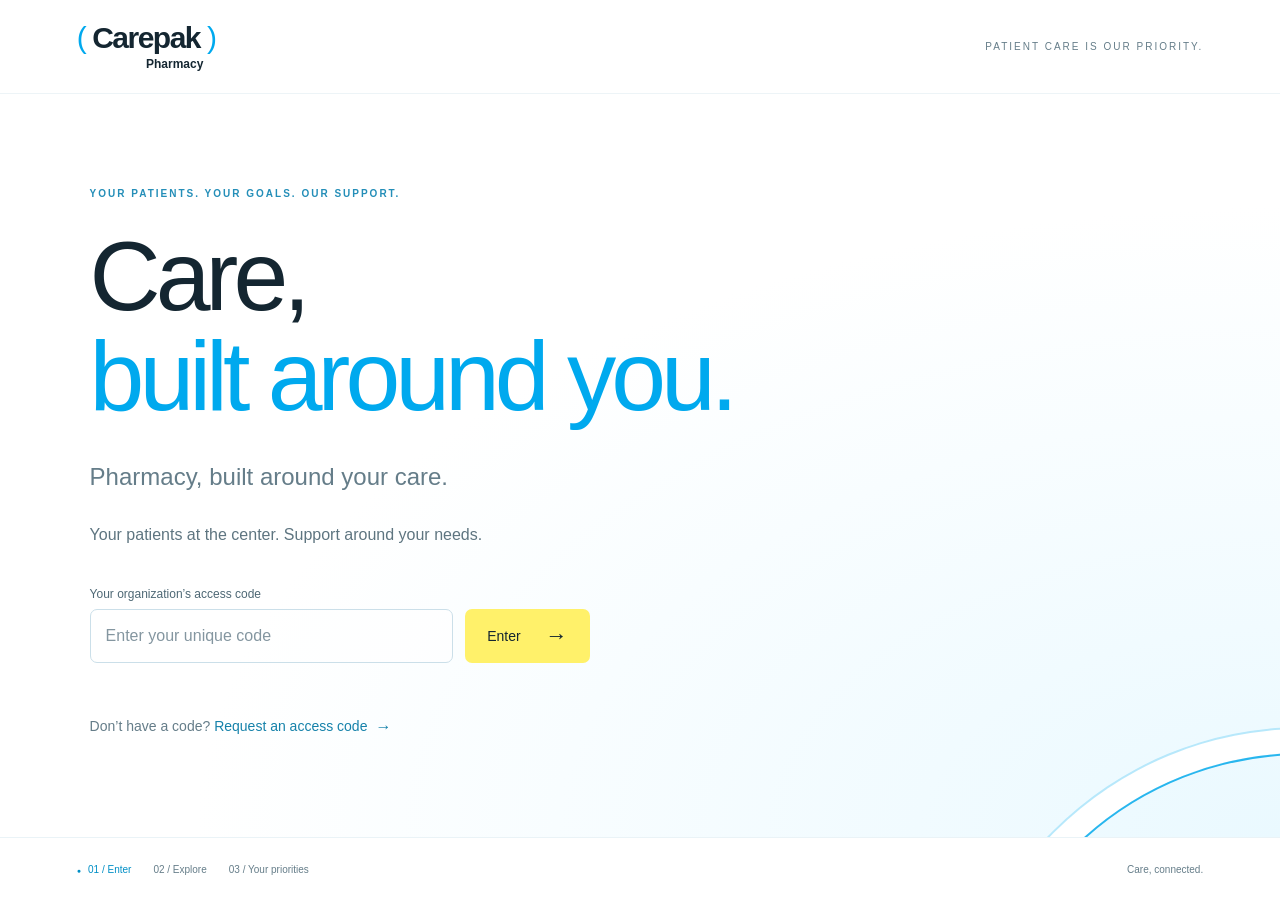
<file: letstalk/index.html>
<!DOCTYPE html><html lang="en"><head><meta charset="UTF-8"><meta name="robots" content="noindex,nofollow"><meta http-equiv="refresh" content="0; url=../letsconnect/"><title>Let's Connect | Carepak Pharmacy</title><script>location.replace('../letsconnect/' + location.search + location.hash);</script></head><body><a href="../letsconnect/">Continue to Let's Connect</a></body></html>
</file>
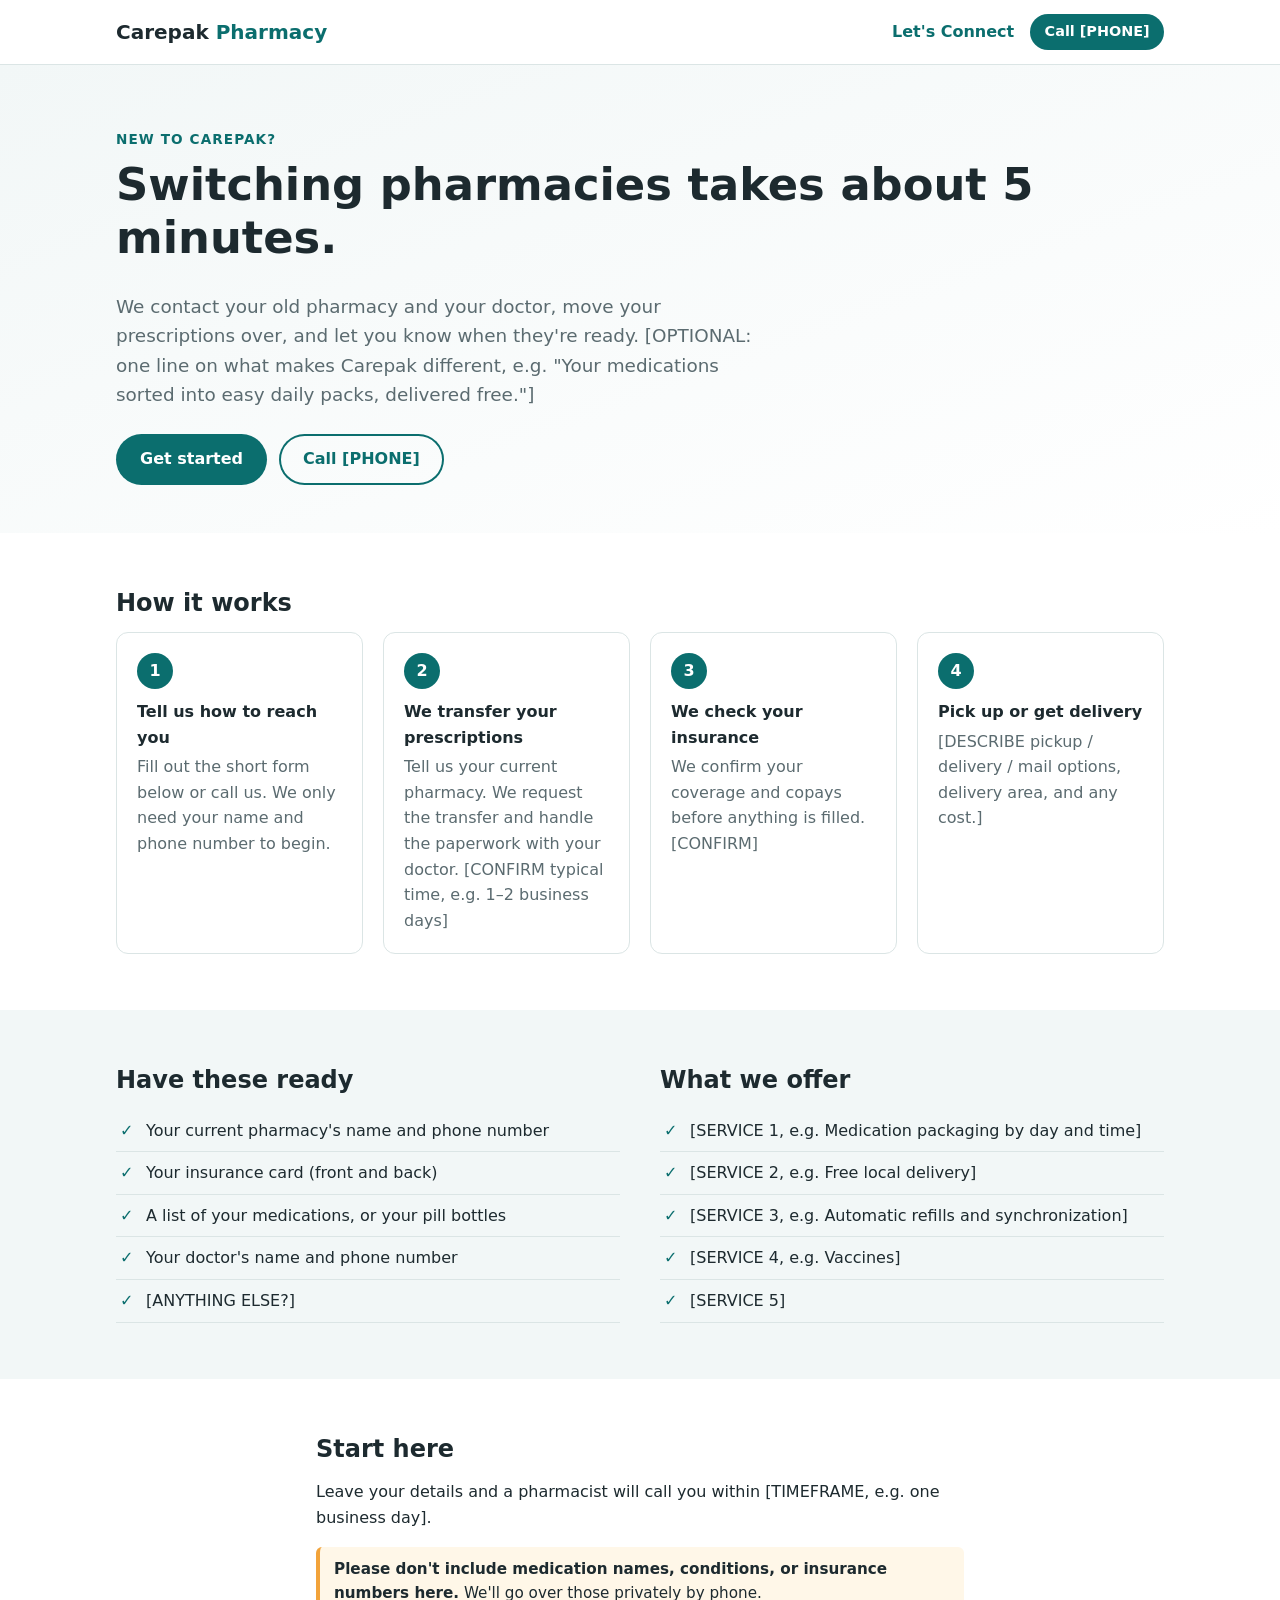
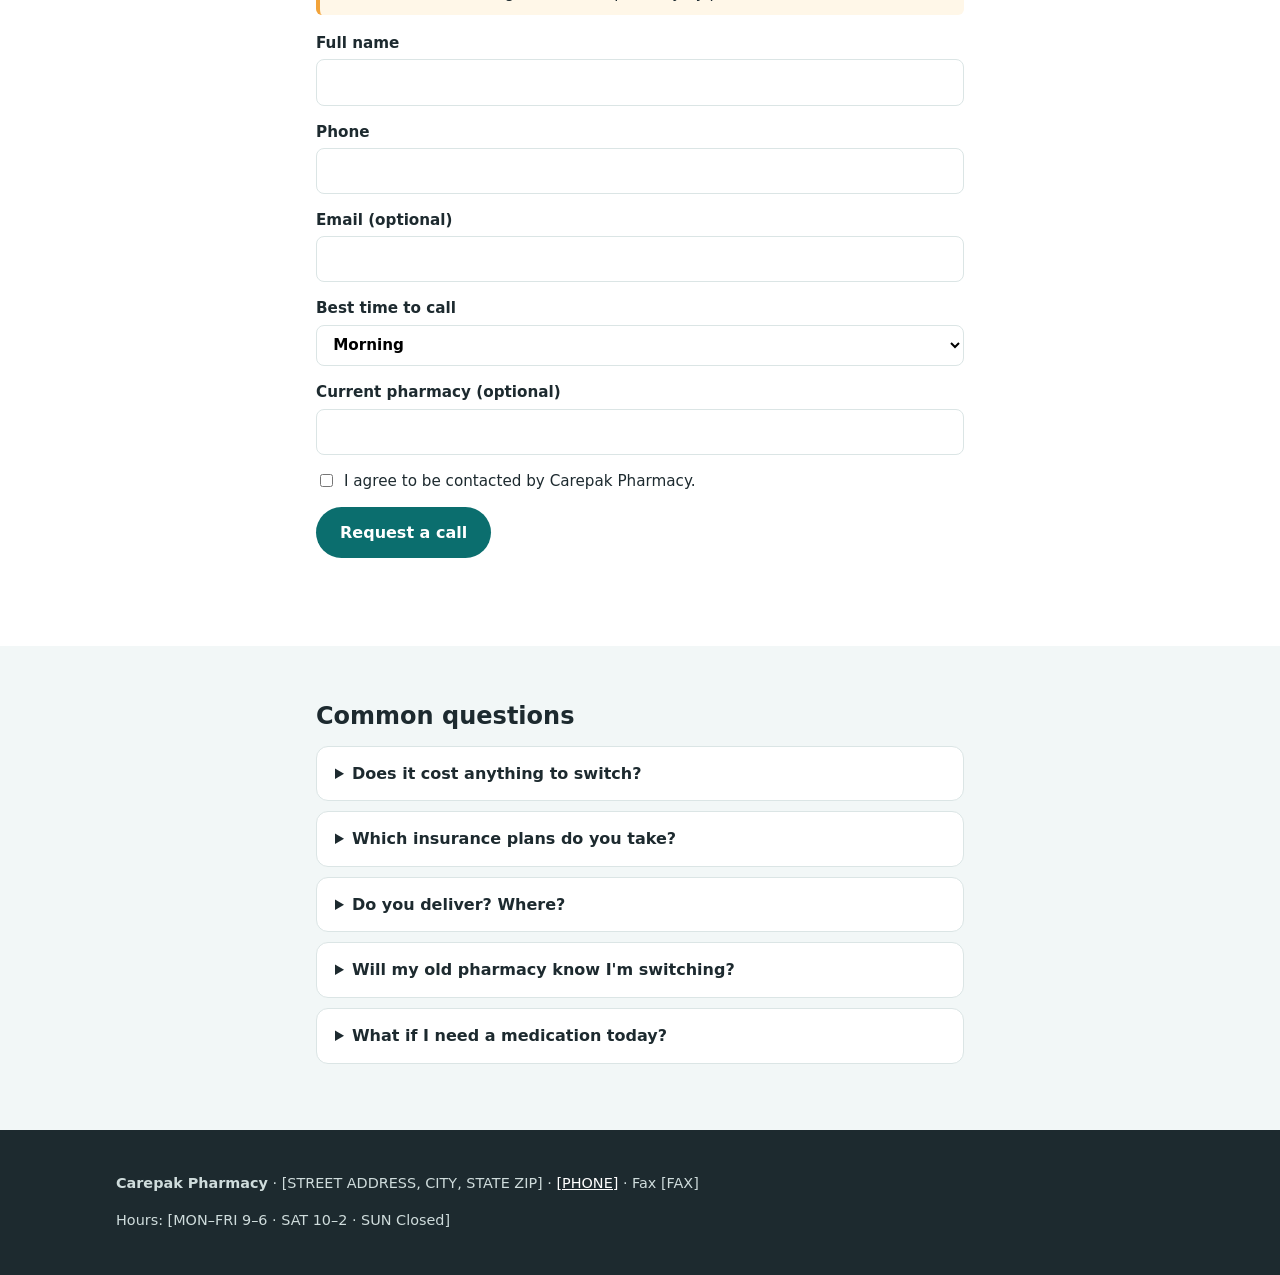
<file: onboarding/index.html>
<!DOCTYPE html>
<html lang="en">
<head>
<meta charset="UTF-8">
<meta name="viewport" content="width=device-width, initial-scale=1">
<meta name="robots" content="noindex,nofollow">
<title>Getting Started | Carepak Pharmacy</title>
<link rel="stylesheet" href="../assets/carepak.css">
</head>
<body>
<!--
  DRAFT for carepakpharmacy.com/onboarding
  Everything in [BRACKETS] is a placeholder. Send the real details and they'll be filled in.
-->
<header class="cp-top">
  <div class="cp-in">
    <a class="cp-logo" href="https://carepakpharmacy.com/">Carepak <span>Pharmacy</span></a>
    <nav><a href="../letsconnect/">Let's Connect</a> <a class="cp-btn sm" href="tel:[PHONE-DIGITS]">Call [PHONE]</a></nav>
  </div>
</header>

<main>
  <section class="cp-hero">
    <div class="cp-in">
      <p class="cp-eyebrow">New to Carepak?</p>
      <h1>Switching pharmacies takes about 5 minutes.</h1>
      <p class="cp-lead">We contact your old pharmacy and your doctor, move your prescriptions over, and let you know when they're ready. [OPTIONAL: one line on what makes Carepak different, e.g. "Your medications sorted into easy daily packs, delivered free."]</p>
      <div class="cp-actions">
        <a class="cp-btn" href="#start">Get started</a>
        <a class="cp-btn ghost" href="tel:[PHONE-DIGITS]">Call [PHONE]</a>
      </div>
    </div>
  </section>

  <section class="cp-sec">
    <div class="cp-in">
      <h2>How it works</h2>
      <ol class="cp-steps">
        <li><strong>Tell us how to reach you</strong><span>Fill out the short form below or call us. We only need your name and phone number to begin.</span></li>
        <li><strong>We transfer your prescriptions</strong><span>Tell us your current pharmacy. We request the transfer and handle the paperwork with your doctor. [CONFIRM typical time, e.g. 1–2 business days]</span></li>
        <li><strong>We check your insurance</strong><span>We confirm your coverage and copays before anything is filled. [CONFIRM]</span></li>
        <li><strong>Pick up or get delivery</strong><span>[DESCRIBE pickup / delivery / mail options, delivery area, and any cost.]</span></li>
      </ol>
    </div>
  </section>

  <section class="cp-sec alt">
    <div class="cp-in cp-grid">
      <div>
        <h2>Have these ready</h2>
        <ul class="cp-check">
          <li>Your current pharmacy's name and phone number</li>
          <li>Your insurance card (front and back)</li>
          <li>A list of your medications, or your pill bottles</li>
          <li>Your doctor's name and phone number</li>
          <li>[ANYTHING ELSE?]</li>
        </ul>
      </div>
      <div>
        <h2>What we offer</h2>
        <ul class="cp-check">
          <li>[SERVICE 1, e.g. Medication packaging by day and time]</li>
          <li>[SERVICE 2, e.g. Free local delivery]</li>
          <li>[SERVICE 3, e.g. Automatic refills and synchronization]</li>
          <li>[SERVICE 4, e.g. Vaccines]</li>
          <li>[SERVICE 5]</li>
        </ul>
      </div>
    </div>
  </section>

  <section class="cp-sec" id="start">
    <div class="cp-in narrow">
      <h2>Start here</h2>
      <p>Leave your details and a pharmacist will call you within [TIMEFRAME, e.g. one business day].</p>
      <p class="cp-note"><strong>Please don't include medication names, conditions, or insurance numbers here.</strong> We'll go over those privately by phone.</p>
      <!-- On Wix, replace this form with a Wix Form that has the same fields. -->
      <form class="cp-form" data-subject="New patient – onboarding request">
        <label>Full name<input name="Name" required autocomplete="name"></label>
        <label>Phone<input name="Phone" type="tel" required autocomplete="tel"></label>
        <label>Email (optional)<input name="Email" type="email" autocomplete="email"></label>
        <label>Best time to call
          <select name="Best time"><option>Morning</option><option>Afternoon</option><option>Evening</option><option>Any time</option></select>
        </label>
        <label>Current pharmacy (optional)<input name="Current pharmacy"></label>
        <label class="cp-row"><input type="checkbox" required> I agree to be contacted by Carepak Pharmacy.</label>
        <button class="cp-btn" type="submit">Request a call</button>
      </form>
    </div>
  </section>

  <section class="cp-sec alt">
    <div class="cp-in narrow">
      <h2>Common questions</h2>
      <details><summary>Does it cost anything to switch?</summary><p>[ANSWER]</p></details>
      <details><summary>Which insurance plans do you take?</summary><p>[LIST PLANS, e.g. most Medicare Part D, Medicaid, and commercial plans]</p></details>
      <details><summary>Do you deliver? Where?</summary><p>[DELIVERY AREA, DAYS, COST]</p></details>
      <details><summary>Will my old pharmacy know I'm switching?</summary><p>Yes. We contact them to transfer your prescriptions, so you don't have to.</p></details>
      <details><summary>What if I need a medication today?</summary><p>Call us at [PHONE] and we'll tell you the fastest way to get it.</p></details>
    </div>
  </section>
</main>

<footer class="cp-foot">
  <div class="cp-in">
    <p><strong>Carepak Pharmacy</strong> · [STREET ADDRESS, CITY, STATE ZIP] · <a href="tel:[PHONE-DIGITS]">[PHONE]</a> · Fax [FAX]</p>
    <p>Hours: [MON–FRI 9–6 · SAT 10–2 · SUN Closed]</p>
  </div>
</footer>
<script src="../assets/config.js?v=5"></script>
<script src="../assets/track.js?v=3"></script>
<script src="../assets/carepak.js?v=2"></script>
</body>
</html>
</file>
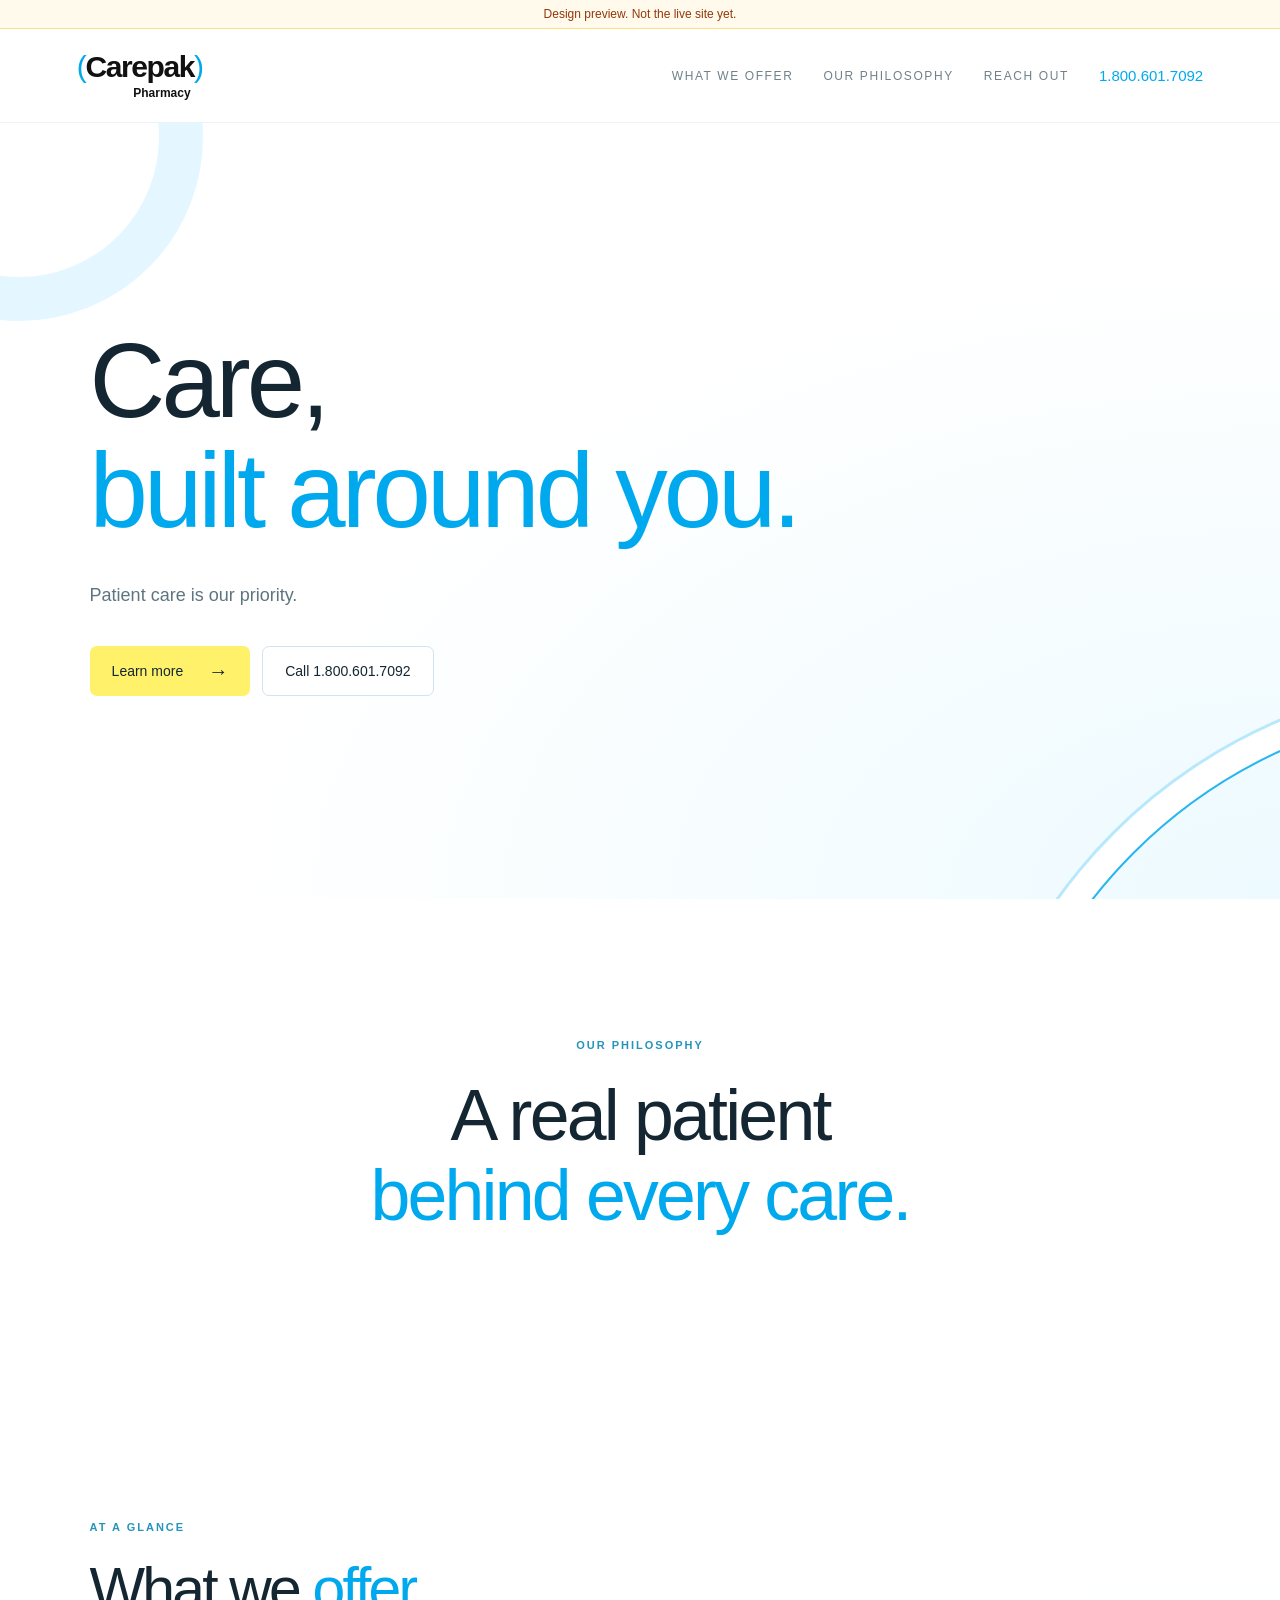
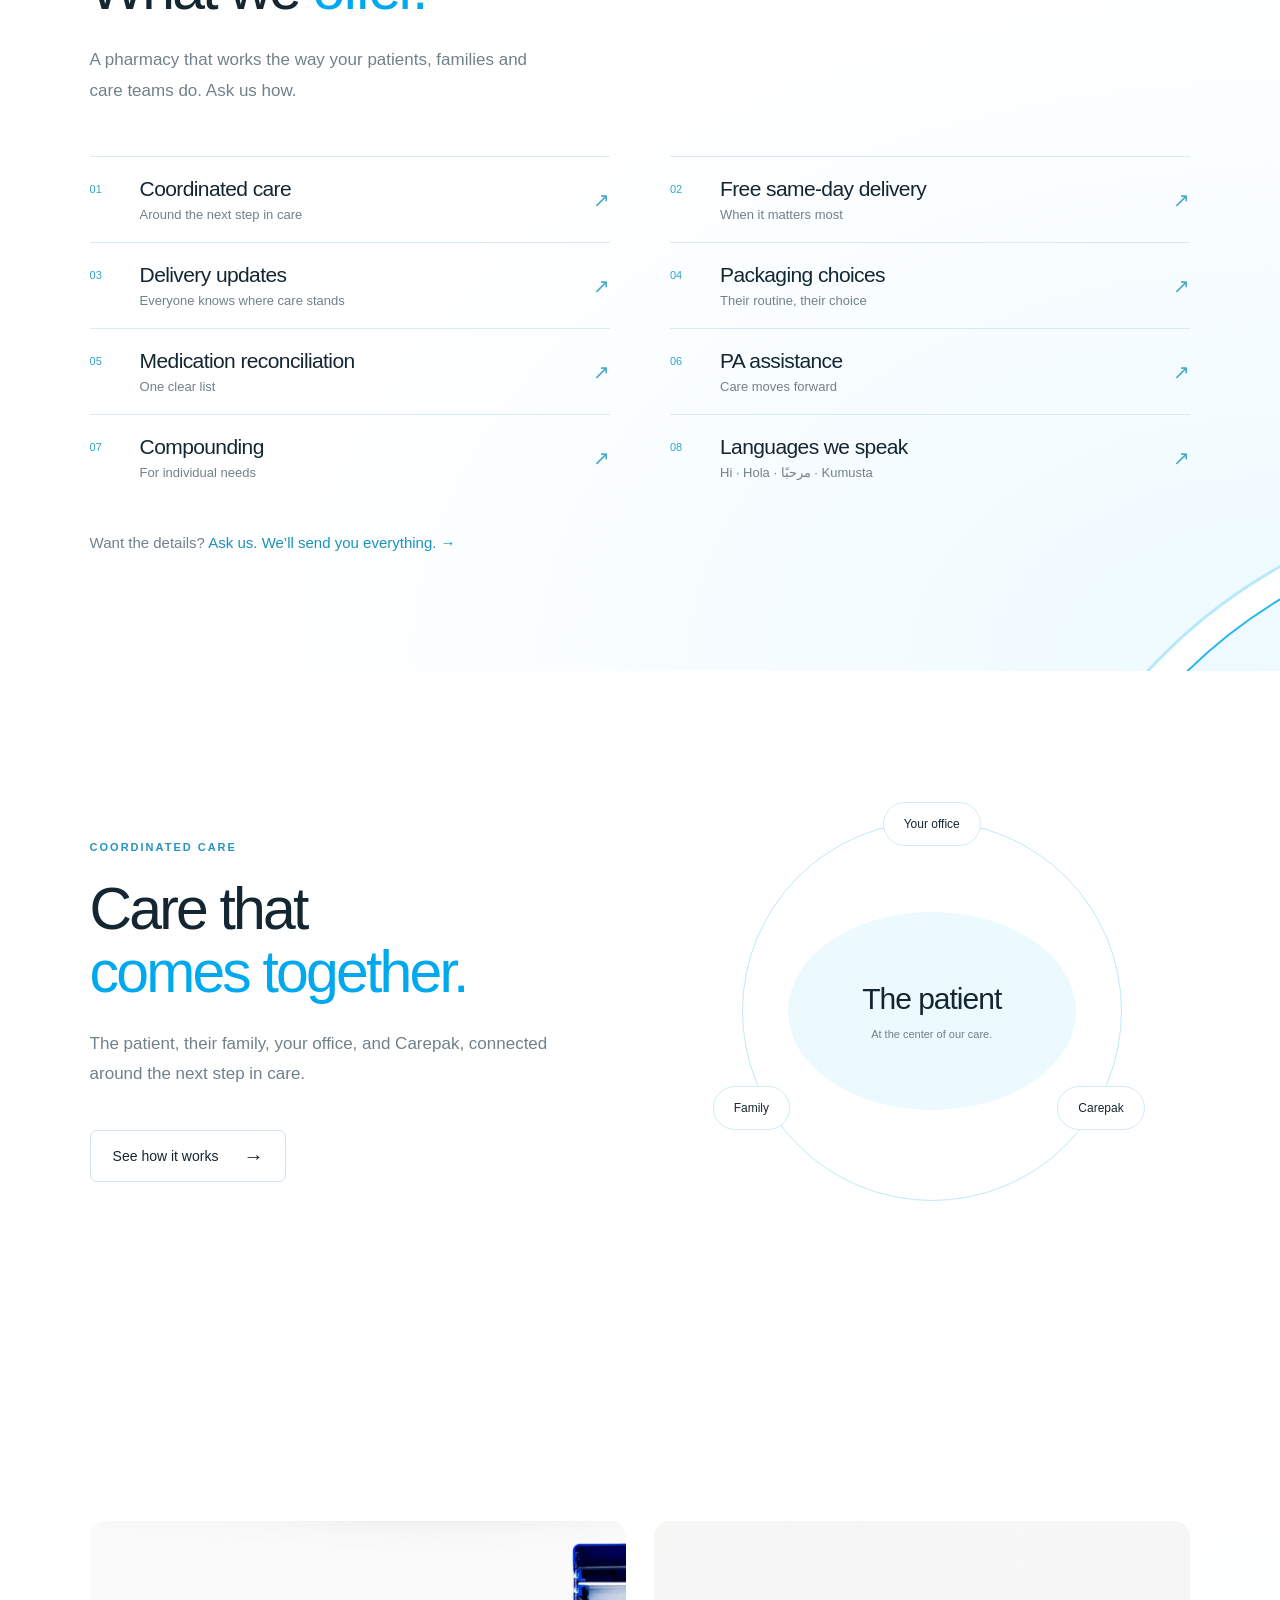
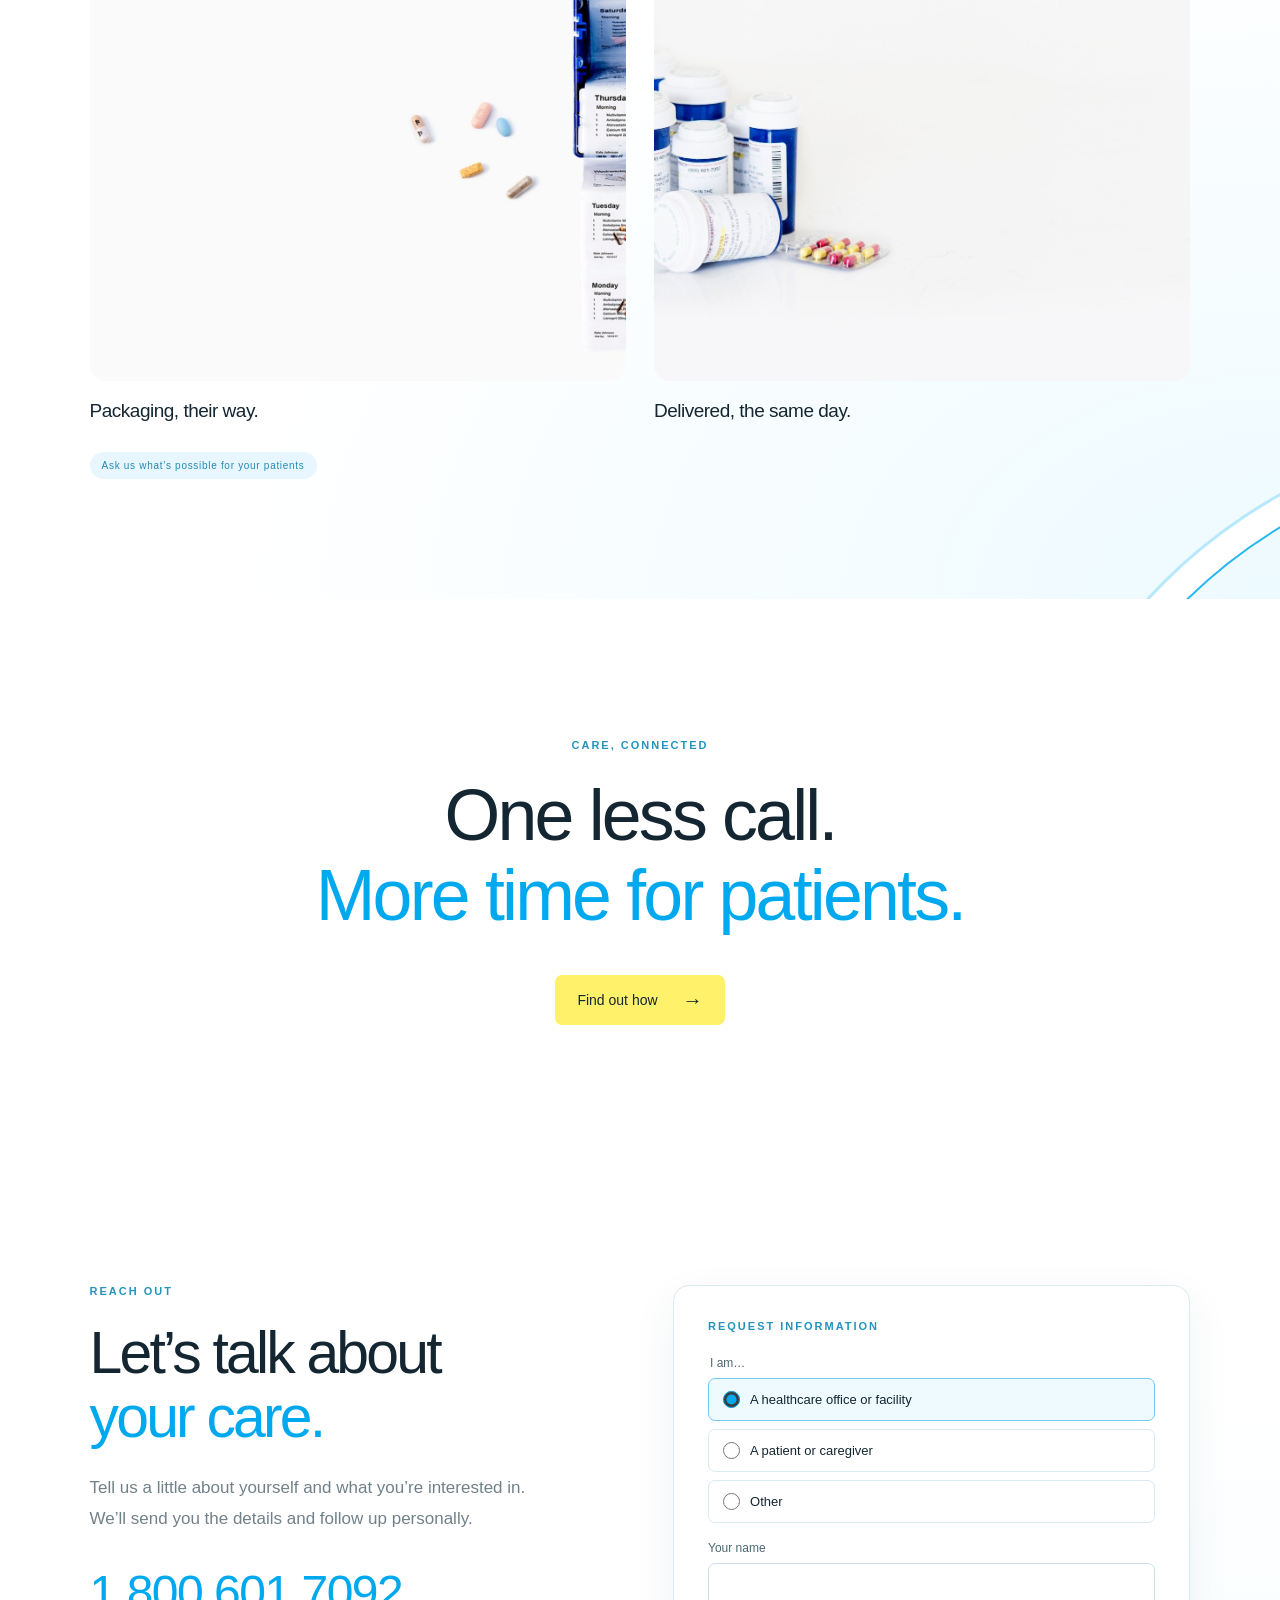
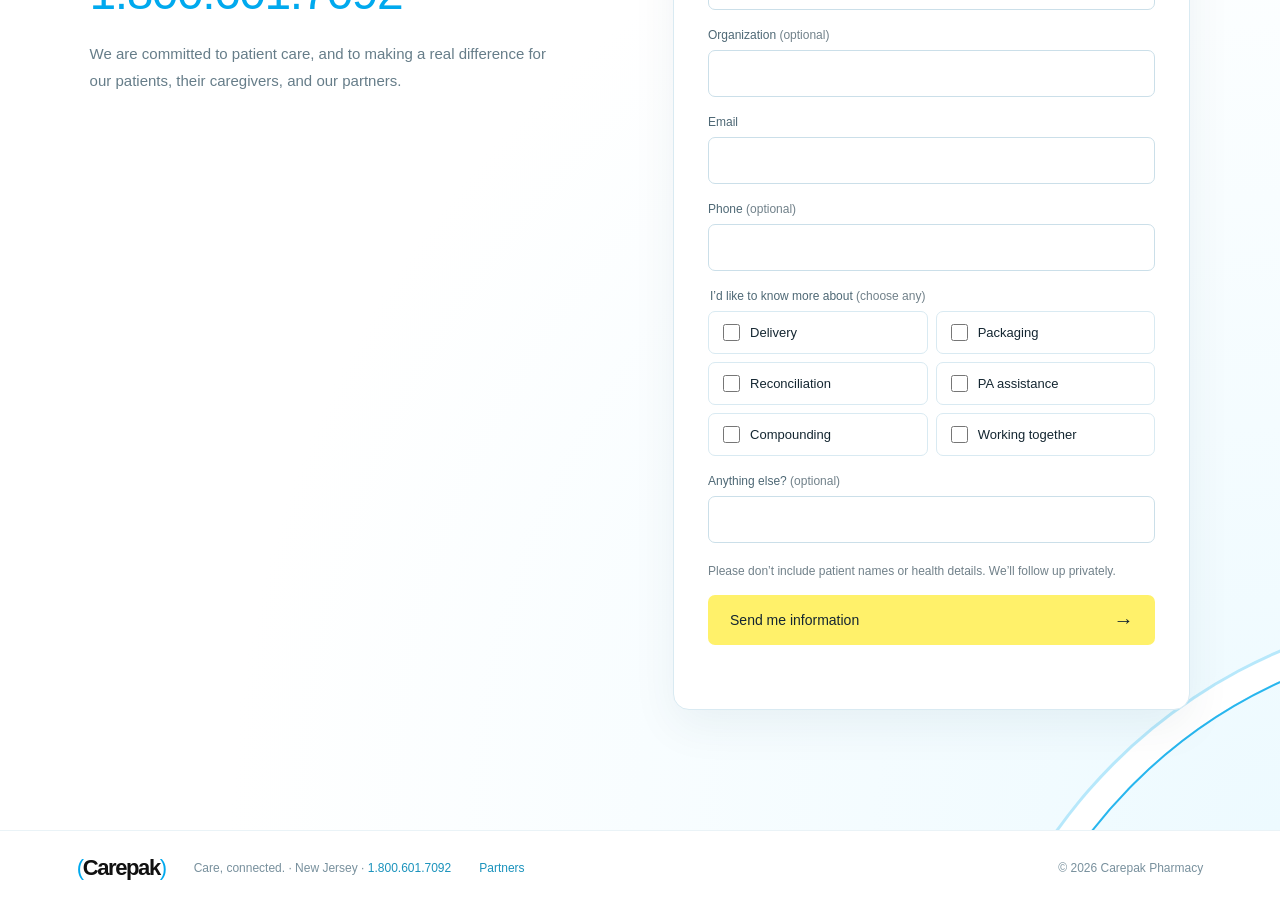
<file: preview/index.html>
<!doctype html>
<html lang="en">
<head>
<meta charset="utf-8">
<meta name="viewport" content="width=device-width,initial-scale=1,viewport-fit=cover">
<meta name="robots" content="noindex,nofollow">
<title>Carepak Pharmacy · Care, built around you</title>
<meta name="description" content="Carepak Pharmacy, New Jersey. Care, built around you. Reach out to learn how we can help your patients, your family and your practice.">
<link rel="icon" href="data:image/svg+xml,%3Csvg xmlns='http://www.w3.org/2000/svg' viewBox='0 0 32 32'%3E%3Crect width='32' height='32' rx='7' fill='%23fff'/%3E%3Ctext x='16' y='23' font-family='Arial' font-weight='700' font-size='20' text-anchor='middle'%3E%3Ctspan fill='%2300a9ee'%3E(%3C/tspan%3E%3Ctspan fill='%23142631'%3EC%3C/tspan%3E%3Ctspan fill='%2300a9ee'%3E)%3C/tspan%3E%3C/text%3E%3C/svg%3E">
<link rel="stylesheet" href="site.css?v=5">
</head>
<body>
<div class="preview-bar">Design preview. Not the live site yet.</div>

<header class="top" id="top">
  <a class="logo" href="https://carepakpharmacy.com/" aria-label="Carepak Pharmacy home"><b>(</b>Carepak<b>)</b><small>Pharmacy</small></a>
  <nav class="menu" id="menu" aria-label="Main">
    <a href="#offer">What we offer</a>
    <a href="#philosophy">Our philosophy</a>
    <a href="#reach">Reach out</a>
    <a class="phone-link" href="tel:18006017092">1.800.601.7092</a>
  </nav>
  <button class="menu-btn" id="menuBtn" aria-expanded="false" aria-controls="menu"><span></span><span></span><span class="sr">Menu</span></button>
</header>

<main>
  <!-- Intro -->
  <section class="band intro">
    <div class="in">
      <h1 class="hero">Care,<br><em>built around you.</em></h1>
      <p class="priority">Patient care is our priority.</p>
      <div class="actions">
        <a class="primary" href="#reach">Learn more <span class="arrow">→</span></a>
        <a class="secondary" href="tel:18006017092">Call 1.800.601.7092</a>
      </div>
    </div>
  </section>

  <!-- Philosophy -->
  <section class="band center-band" id="philosophy">
    <div class="in center">
      <p class="eyebrow">Our philosophy</p>
      <h2 class="statement">A real patient<br><em>behind every care.</em></h2>
    </div>
  </section>

  <!-- What we offer: names only, details on request -->
  <section class="band tint" id="offer">
    <div class="in">
      <p class="eyebrow">At a glance</p>
      <h2>What we <em>offer.</em></h2>
      <p class="description">A pharmacy that works the way your patients, families and care teams do. Ask us how.</p>
      <div class="glance">
        <a href="#reach"><span class="n">01</span><b>Coordinated care</b><small>Around the next step in care</small><i>↗</i></a>
        <a href="#reach"><span class="n">02</span><b>Free same-day delivery</b><small>When it matters most</small><i>↗</i></a>
        <a href="#reach"><span class="n">03</span><b>Delivery updates</b><small>Everyone knows where care stands</small><i>↗</i></a>
        <a href="#reach"><span class="n">04</span><b>Packaging choices</b><small>Their routine, their choice</small><i>↗</i></a>
        <a href="#reach"><span class="n">05</span><b>Medication reconciliation</b><small>One clear list</small><i>↗</i></a>
        <a href="#reach"><span class="n">06</span><b>PA assistance</b><small>Care moves forward</small><i>↗</i></a>
        <a href="#reach"><span class="n">07</span><b>Compounding</b><small>For individual needs</small><i>↗</i></a>
        <a href="#reach"><span class="n">08</span><b>Languages we speak</b><small>Hi · Hola · مرحبًا · Kumusta</small><i>↗</i></a>
      </div>
      <p class="ask">Want the details? <a href="#reach">Ask us. We’ll send you everything. →</a></p>
    </div>
  </section>

  <!-- Care that comes together (visual only) -->
  <section class="band" id="together">
    <div class="in split">
      <div>
        <p class="eyebrow">Coordinated care</p>
        <h2>Care that<br><em>comes together.</em></h2>
        <p class="description">The patient, their family, your office, and Carepak, connected around the next step in care.</p>
        <div class="actions"><a class="secondary" href="#reach">See how it works <span class="arrow">→</span></a></div>
      </div>
      <div class="care-ring" aria-label="The patient at the center, with their office, family and Carepak around them">
        <span class="orbit o-top">Your office</span>
        <span class="orbit o-left">Family</span>
        <span class="orbit o-right">Carepak</span>
        <div class="patient">The patient<span>At the center of our care.</span></div>
      </div>
    </div>
  </section>

  <!-- Teasers with photos -->
  <section class="band tint">
    <div class="in">
      <div class="pack">
        <figure>
          <img src="img/strip-packets.jpg" alt="Carepak medication strip packets in a blue dispenser" width="1862" height="1047" loading="lazy">
          <figcaption><b>Packaging, their way.</b></figcaption>
        </figure>
        <figure>
          <img src="img/vials.jpg" alt="Carepak prescription medication vials" width="1841" height="1035" loading="lazy">
          <figcaption><b>Delivered, the same day.</b></figcaption>
        </figure>
      </div>
      <span class="tag">Ask us what’s possible for your patients</span>
    </div>
  </section>

  <section class="band center-band">
    <div class="in center">
      <p class="eyebrow">Care, connected</p>
      <h2 class="statement">One less call.<br><em>More time for patients.</em></h2>
      <div class="actions centered"><a class="primary" href="#reach">Find out how <span class="arrow">→</span></a></div>
    </div>
  </section>

  <!-- Reach out -->
  <section class="band closing" id="reach">
    <div class="in split">
      <div>
        <p class="eyebrow">Reach out</p>
        <h2>Let’s talk about<br><em>your care.</em></h2>
        <p class="description">Tell us a little about yourself and what you’re interested in. We’ll send you the details and follow up personally.</p>
        <a class="contact-phone" href="tel:18006017092">1.800.601.7092</a>
        <p class="commitment">We are committed to patient care, and to making a real difference for our patients, their caregivers, and our partners.</p>
      </div>
      <form class="callback" id="infoForm" novalidate>
        <p class="eyebrow">Request information</p>
        <fieldset class="who">
          <legend>I am…</legend>
          <label><input type="radio" name="who" value="Healthcare office / facility" checked><span>A healthcare office or facility</span></label>
          <label><input type="radio" name="who" value="Patient / caregiver"><span>A patient or caregiver</span></label>
          <label><input type="radio" name="who" value="Other"><span>Other</span></label>
        </fieldset>
        <label>Your name<input name="name" autocomplete="name"></label>
        <label class="org-field">Organization <em>(optional)</em><input name="organization" autocomplete="organization"></label>
        <label>Email<input name="email" type="email" autocomplete="email"></label>
        <label>Phone <em>(optional)</em><input name="phone" type="tel" autocomplete="tel"></label>
        <fieldset class="interests">
          <legend>I’d like to know more about <em>(choose any)</em></legend>
          <label><input type="checkbox" value="Free same-day delivery"><span>Delivery</span></label>
          <label><input type="checkbox" value="Packaging choices"><span>Packaging</span></label>
          <label><input type="checkbox" value="Medication reconciliation"><span>Reconciliation</span></label>
          <label><input type="checkbox" value="PA assistance"><span>PA assistance</span></label>
          <label><input type="checkbox" value="Compounding"><span>Compounding</span></label>
          <label><input type="checkbox" value="Coordinated care / working together"><span>Working together</span></label>
        </fieldset>
        <label>Anything else? <em>(optional)</em><input name="message"></label>
        <input name="website" class="hp" tabindex="-1" autocomplete="off" aria-hidden="true">
        <p class="fine">Please don’t include patient names or health details. We’ll follow up privately.</p>
        <button class="primary" type="submit">Send me information <span class="arrow">→</span></button>
        <p class="form-msg" id="infoMsg" role="status"></p>
      </form>
    </div>
  </section>
</main>

<footer class="foot">
  <span class="logo small"><b>(</b>Carepak<b>)</b></span>
  <span>Care, connected. · New Jersey · <a href="tel:18006017092">1.800.601.7092</a></span>
  <a href="https://start.carepakpharmacy.com/letsconnect/">Partners</a>
  <span class="copy">© <span id="yr">2026</span> Carepak Pharmacy</span>
</footer>

<script src="../assets/config.js?v=5"></script>
<script src="site.js?v=3"></script>
</body>
</html>
</file>
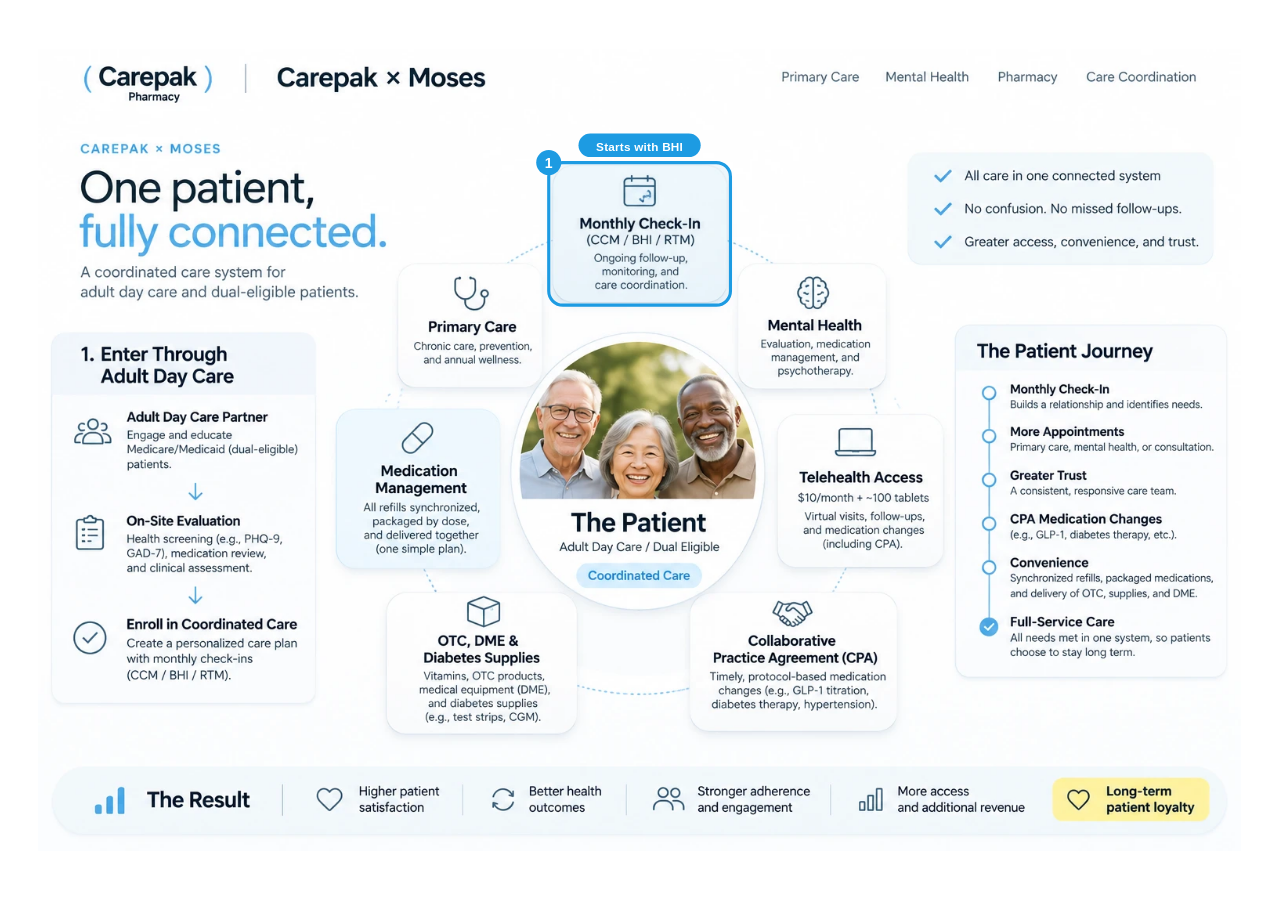
<file: letsconnect/moses-v2/index.html>
<!doctype html><html lang="en"><head><meta charset="utf-8"><meta name="viewport" content="width=device-width,initial-scale=1"><meta name="robots" content="noindex,nofollow">
<title>Carepak × Moses</title>
<style>
html,body{margin:0;height:100%;background:#fff}
body{display:flex;align-items:center;justify-content:center;font-family:Inter,Arial,Helvetica,sans-serif;color:#14232d}
/* leave breathing room around the image, also in full screen */
.wrap{position:relative;width:min(94vw,141vh);aspect-ratio:1536/1024;container-type:inline-size}
:fullscreen .wrap,.fs .wrap{width:min(88vw,132vh)}
.wrap img{display:block;width:100%;height:100%}
svg{position:absolute;inset:0;width:100%;height:100%;pointer-events:none}
.hl{fill:rgba(29,155,226,.07);stroke:#1d9be2;stroke-width:4;opacity:0;transition:opacity .6s}
.hl.plus{stroke:#0a6f9c;stroke-dasharray:10 7;fill:rgba(10,111,156,.06)}
.arrow{fill:none;stroke:#1d9be2;stroke-width:4.5;stroke-linecap:round;stroke-dasharray:var(--len);stroke-dashoffset:var(--len);opacity:0;transition:stroke-dashoffset 1s ease-in-out,opacity .2s}
.arrow.on{stroke-dashoffset:0;opacity:.95}
.badge circle{fill:#1d9be2}.badge.plus circle{fill:#0a6f9c}
.badge text{fill:#fff;font:700 18px Inter,Arial,sans-serif;text-anchor:middle;dominant-baseline:central}
.badge,.pill{opacity:0;transition:opacity .5s}
.pill rect{fill:#1d9be2}.pill.dark rect{fill:#0a6f9c}
.pill text{fill:#fff;font:700 15px Inter,Arial,sans-serif;text-anchor:middle;dominant-baseline:central;letter-spacing:.02em}
.ring{fill:none;stroke:#1d9be2;stroke-width:7;stroke-dasharray:16 12;opacity:0;transition:opacity .8s}
.ring.on{opacity:1}
.halo{fill:none;stroke:#1d9be2;stroke-width:6;opacity:0;transition:opacity .8s}
.on{opacity:1}
@keyframes flow{to{stroke-dashoffset:-56}}

/* final panel: connected care, no confusion */
.panel{position:absolute;left:12%;top:11%;width:76%;height:78%;background:#fff;border:.13cqw solid #1d9be2;border-radius:1.4cqw;box-shadow:0 1.5cqw 4cqw rgba(20,38,49,.22);
  padding:1.6cqw 1.8cqw;display:flex;flex-direction:column;opacity:0;transform:scale(.96);transition:opacity .7s,transform .7s;font-size:1.05cqw}
.panel.on{opacity:1;transform:none}
.p-k{font-size:.85cqw;font-weight:700;letter-spacing:.16em;color:#087faa}
.p-h{font-size:2.4cqw;font-weight:600;letter-spacing:-.03em;line-height:1.1;margin:.4cqw 0 1.2cqw}.p-h em{font-style:normal;color:#039edc}
.cols{display:grid;grid-template-columns:1fr 1.15fr 1.1fr;gap:1.1cqw;flex:1;min-height:0}
.col{border:.07cqw solid #d9e4e9;border-radius:.9cqw;padding:.9cqw;display:flex;flex-direction:column;background:#fbfdfe;opacity:0;transform:translateY(.6cqw);transition:opacity .6s,transform .6s}
.panel.on .col{opacity:1;transform:none}.panel.on .col:nth-child(2){transition-delay:.5s}.panel.on .col:nth-child(3){transition-delay:1s}
.col h4{margin:0 0 .6cqw;font-size:1.25cqw;font-weight:700}.col h4 small{display:block;font-weight:500;color:#63717b;font-size:.92cqw;margin-top:.15cqw}
/* reconciled list */
.doc{background:#fff;border:.07cqw solid #d4e1e8;box-shadow:0 .2cqw .6cqw rgba(20,38,49,.1);padding:.7cqw .9cqw;font-size:.92cqw;flex:1}
.doc .dh{border-bottom:.12cqw solid #039edc;padding-bottom:.2cqw;font-size:1cqw;white-space:nowrap}.doc .dh b{color:#14232d}.doc .dh span{color:#039edc}
.doc .dp{color:#7d95a2;font-size:.8cqw;white-space:nowrap;margin:.25cqw 0 .35cqw}
.doc table{width:100%;border-collapse:collapse}.doc th{text-align:left;color:#7d95a2;font-weight:600;font-size:.78cqw;border-bottom:.07cqw solid #e3edf2;padding:.1cqw}
.doc td{padding:.22cqw .1cqw;border-bottom:.07cqw solid #f0f4f6;white-space:nowrap}.doc td+td,.doc th+th{text-align:center;color:#039edc;width:16%}
.doc .ok{margin-top:.6cqw;font-size:.88cqw;color:#1f6e45;background:#edf8f3;border-radius:.4cqw;padding:.25cqw .5cqw;font-weight:600}
/* strip packets */
.strip{display:flex;flex:1}
.sp{flex:1;background:linear-gradient(180deg,#f6fbfe,#e8f3f9);border-top:.07cqw solid #bcd3df;border-bottom:.07cqw solid #bcd3df;border-right:.07cqw dashed #8fb3c6;padding:.6cqw .6cqw .4cqw;display:flex;flex-direction:column;font-size:.92cqw;white-space:nowrap;line-height:1.3;color:#1d2b33}
.sp:first-child{border-left:.07cqw solid #bcd3df;border-radius:.3cqw 0 0 .3cqw}.sp:last-child{border-right:.07cqw solid #bcd3df;border-radius:0 .3cqw .3cqw 0}
.sp b{font-size:1cqw}.sp span{color:#56656e;font-size:.8cqw;margin-bottom:.25cqw}
.pills{margin-top:auto;display:flex;flex-wrap:wrap;gap:.2cqw;padding:.2cqw;background:rgba(255,255,255,.6);border-radius:.25cqw}
.pills i{width:1cqw;height:1cqw;border-radius:50%;border:.06cqw solid #c3d2da;display:inline-block}.pills i.r{width:1.2cqw;height:.55cqw;border-radius:.3cqw}
/* coordinator chat */
.chat{flex:1;display:flex;flex-direction:column;gap:.35cqw}
.coord{display:flex;align-items:center;gap:.5cqw;padding-bottom:.4cqw;border-bottom:.07cqw solid #e3edf2;margin-bottom:.1cqw}
.coord i{width:1.9cqw;height:1.9cqw;border-radius:50%;background:#039edc;color:#fff;font-style:normal;font-weight:700;font-size:.8cqw;display:grid;place-items:center}
.coord b{display:block;font-size:1.05cqw}.coord small{color:#63717b;font-size:.82cqw}
.m{max-width:92%;opacity:0;transform:translateY(.3cqw);transition:opacity .4s,transform .4s}.m small{display:block;color:#7d95a2;font-size:.74cqw;margin:0 .2cqw .1cqw}
.m p{margin:0;background:#f1f5f7;border-radius:.15cqw .6cqw .6cqw .6cqw;padding:.4cqw .65cqw;font-size:.95cqw;line-height:1.35}
.m.out{align-self:flex-end}.m.out small{text-align:right}.m.out p{background:#e6f5fc;border-radius:.6cqw .15cqw .6cqw .6cqw}
.m.on{opacity:1;transform:none}
.st{margin-top:auto;background:#edf8f3;color:#1f6e45;border-radius:.4cqw;padding:.4cqw .6cqw;font-size:.9cqw;font-weight:600;opacity:0;transition:opacity .4s}.st.on{opacity:1}
.p-foot{margin-top:1cqw;font-size:1.05cqw;color:#63717b;display:flex;gap:1.4cqw}.p-foot b{color:#087faa}
@media (prefers-reduced-motion:reduce){.hl,.badge,.pill{opacity:1}.arrow{stroke-dashoffset:0;opacity:.95}.ring,.halo{opacity:.9}}
</style></head><body>
<div class="wrap">
  <img src="../moses/carepak-moses.webp" alt="Carepak × Moses: one patient, fully connected. The patient starts with BHI monthly check-ins and mental health care, is connected to primary care, then medication management and OTC, DME and diabetes supplies, all connected around the patient. Telehealth access and a collaborative practice agreement make it even more seamless.">
  <svg viewBox="0 0 1536 1024" aria-hidden="true">
    <defs>
      <marker id="ah" viewBox="0 0 10 10" refX="6" refY="5" markerWidth="5" markerHeight="5" orient="auto-start-reverse"><path d="M0 0 L10 5 L0 10 z" fill="#1d9be2"/></marker>
      <mask id="gaps"><rect width="1536" height="1024" fill="#fff"/>
        <rect x="650" y="143" width="236" height="186" rx="18" fill="#000"/><rect x="452" y="269" width="198" height="168" rx="18" fill="#000"/>
        <rect x="887" y="269" width="202" height="170" rx="18" fill="#000"/><rect x="376" y="454" width="220" height="214" rx="18" fill="#000"/>
        <rect x="438" y="688" width="257" height="190" rx="18" fill="#000"/><rect x="937" y="461" width="225" height="205" rx="18" fill="#000"/>
        <rect x="825" y="688" width="278" height="187" rx="18" fill="#000"/><circle cx="767" cy="540" r="172" fill="#000"/></mask>
    </defs>
    <circle class="ring" id="ring" cx="767" cy="540" r="302" mask="url(#gaps)"/>
    <circle class="halo" id="halo" cx="767" cy="540" r="168"/>

    <rect class="hl" id="hlM" x="652" y="145" width="232" height="182" rx="18"/>
    <rect class="hl" id="hlMH" x="890" y="271" width="196" height="166" rx="18"/>
    <rect class="hl" id="hlPC" x="455" y="271" width="192" height="164" rx="18"/>
    <rect class="hl" id="hlMed" x="379" y="457" width="214" height="208" rx="18"/>
    <rect class="hl" id="hlOTC" x="441" y="691" width="251" height="184" rx="18"/>
    <rect class="hl plus" id="hlTele" x="940" y="464" width="219" height="199" rx="18"/>
    <rect class="hl plus" id="hlCPA" x="828" y="691" width="272" height="181" rx="18"/>

    <path class="arrow" id="aMMH" d="M886 212 C938 210 978 228 988 262" style="--len:140" marker-end="url(#ah)"/>
    <path class="arrow" id="aLink" d="M880 352 L655 352" style="--len:230" marker-start="url(#ah)" marker-end="url(#ah)"/>
    <path class="arrow" id="aPCMed" d="M452 382 C402 396 394 422 410 450" style="--len:110" marker-end="url(#ah)"/>
    <path class="arrow" id="aMedOTC" d="M402 668 C398 700 414 726 436 742" style="--len:100" marker-end="url(#ah)"/>

    <g class="badge" id="b1"><circle cx="652" cy="145" r="16"/><text x="652" y="146">1</text></g>
    <g class="badge" id="b2"><circle cx="1086" cy="271" r="16"/><text x="1086" y="272">2</text></g>
    <g class="badge" id="b3"><circle cx="455" cy="271" r="16"/><text x="455" y="272">3</text></g>
    <g class="badge" id="b4"><circle cx="379" cy="457" r="16"/><text x="379" y="458">4</text></g>
    <g class="badge" id="b5"><circle cx="441" cy="691" r="16"/><text x="441" y="692">5</text></g>
    <g class="badge plus" id="bT"><circle cx="1159" cy="464" r="16"/><text x="1159" y="464">+</text></g>
    <g class="badge plus" id="bC"><circle cx="1100" cy="691" r="16"/><text x="1100" y="691">+</text></g>

    <g class="pill" id="pBHI"><rect x="690" y="108" width="156" height="30" rx="15"/><text x="768" y="124">Starts with BHI</text></g>
    <g class="pill" id="pLink"><rect x="660" y="338" width="216" height="28" rx="14"/><text x="768" y="353">Connected to primary care</text></g>
    <g class="pill" id="pAll"><rect x="690" y="828" width="150" height="30" rx="15"/><text x="765" y="844">All connected</text></g>
    <g class="pill dark" id="pPlus"><rect x="912" y="664" width="210" height="28" rx="14"/><text x="1017" y="679">+ Even more seamless</text></g>
  </svg>

  <div class="panel" id="panel" aria-hidden="true">
    <div class="p-k">CONNECTED CARE</div>
    <div class="p-h">No confusion for the <em>patient or the provider.</em></div>
    <div class="cols">
      <div class="col"><h4>Reconciled medication list<small>One list your office and the patient share</small></h4>
        <div class="doc"><div class="dh"><span>(</span><b>Carepak</b><span>)</span> Medication reconciliation</div>
          <div class="dp">James Walker · Dr. Patel (PCP) · Moses BHI</div>
          <table><tr><th>Medication</th><th>B</th><th>L</th><th>D</th></tr>
            <tr><td>Sertraline 50 mg</td><td>●</td><td></td><td></td></tr>
            <tr><td>Lisinopril 10 mg</td><td>●</td><td></td><td></td></tr>
            <tr><td>Metformin 500 mg</td><td>●</td><td></td><td>●</td></tr>
            <tr><td>Vitamin D3 1000 IU</td><td></td><td>●</td><td></td></tr>
            <tr><td>Gabapentin 300 mg</td><td></td><td>●</td><td></td></tr>
            <tr><td>Atorvastatin 20 mg</td><td></td><td></td><td>●</td></tr>
            <tr><td>Aripiprazole 5 mg</td><td></td><td></td><td>●</td></tr></table>
          <div class="ok">✓ Refills synced to the 15th · one refill</div></div></div>
      <div class="col"><h4>Packaged by dose<small>Every packet matches the list</small></h4>
        <div class="strip">
          <div class="sp"><b>BREAKFAST</b><span>MON · 8:00 AM</span>Sertraline 50 mg<br>Lisinopril 10 mg<br>Metformin 500 mg<div class="pills"><i style="background:#fff"></i><i class="r" style="background:#f6d365"></i><i style="background:#9fd3f0"></i></div></div>
          <div class="sp"><b>LUNCH</b><span>MON · 12:00 PM</span>Vitamin D3 1000 IU<br>Gabapentin 300 mg<div class="pills"><i style="background:#f6c28b"></i><i class="r" style="background:#c5b5f2"></i></div></div>
          <div class="sp"><b>DINNER</b><span>MON · 6:00 PM</span>Metformin 500 mg<br>Atorvastatin 20 mg<br>Aripiprazole 5 mg<div class="pills"><i style="background:#9fd3f0"></i><i style="background:#fff"></i><i class="r" style="background:#a8e0c4"></i></div></div>
        </div></div>
      <div class="col"><h4>Chat with a designated coordinator<small>One person who knows the patient</small></h4>
        <div class="chat">
          <div class="coord"><i>AR</i><div><b>Ana Ruiz</b><small>Your Carepak coordinator · direct line</small></div></div>
          <div class="m" id="m1"><small>Moses care manager · 9:10 AM</small><p>Mr. Walker's PHQ-9 is improving. Dr. Patel adjusted his metformin.</p></div>
          <div class="m out" id="m2"><small>Ana · Carepak · 9:14 AM</small><p>Got it. His list is updated and next week's packets are changed to match.</p></div>
          <div class="m out" id="m3"><small>Ana · Carepak · 9:15 AM</small><p>Delivery to his home Friday. I'll text his daughter too.</p></div>
          <div class="st" id="st">✓ List updated · packets changed · family notified</div>
        </div></div>
    </div>
    <div class="p-foot"><span><b>One list.</b> No conflicting instructions.</span><span><b>One packet per dose.</b> No guessing.</span><span><b>One coordinator.</b> No phone tag.</span></div>
  </div>
</div>
<script>
(function () {
  if (window.matchMedia && matchMedia("(prefers-reduced-motion: reduce)").matches) return;
  var $ = function (id) { return document.getElementById(id); };
  var steps = [
    [0,     ["hlM", "b1", "pBHI"]],                          // 1. Starts with BHI: monthly check-in
    [1500,  ["aMMH"]],
    [2300,  ["hlMH", "b2"]],                                 // 2. Mental health
    [3700,  ["aLink", "pLink"]],                             // connected to primary care
    [4500,  ["hlPC", "b3"]],                                 // 3. Primary care
    [5900,  ["aPCMed"]],
    [6700,  ["hlMed", "b4"]],                                // 4. Medication management
    [8100,  ["aMedOTC"]],
    [8900,  ["hlOTC", "b5"]],                                // 5. OTC, DME & diabetes supplies
    [10300, ["ring", "halo", "pAll"]],                       // all connected around the patient
    [12300, ["hlTele", "hlCPA", "bT", "bC", "pPlus"]],      // + telehealth and CPA: even more seamless
    [15300, ["panel"]],                                      // connected care: no confusion
    [17300, ["m1"]], [18600, ["m2"]], [19700, ["m3"]], [20700, ["st"]]
  ];
  var ids = [].concat.apply([], steps.map(function (s) { return s[1]; }));
  function run() {
    ids.forEach(function (id) { $(id).classList.remove("on"); });
    steps.forEach(function (s) { setTimeout(function () { s[1].forEach(function (id) { $(id).classList.add("on"); }); }, s[0] + 500); });
    setTimeout(run, 28500);
  }
  run();
  document.addEventListener("fullscreenchange", function () { document.body.classList.toggle("fs", !!document.fullscreenElement); });
})();
</script>
</body></html>
</file>
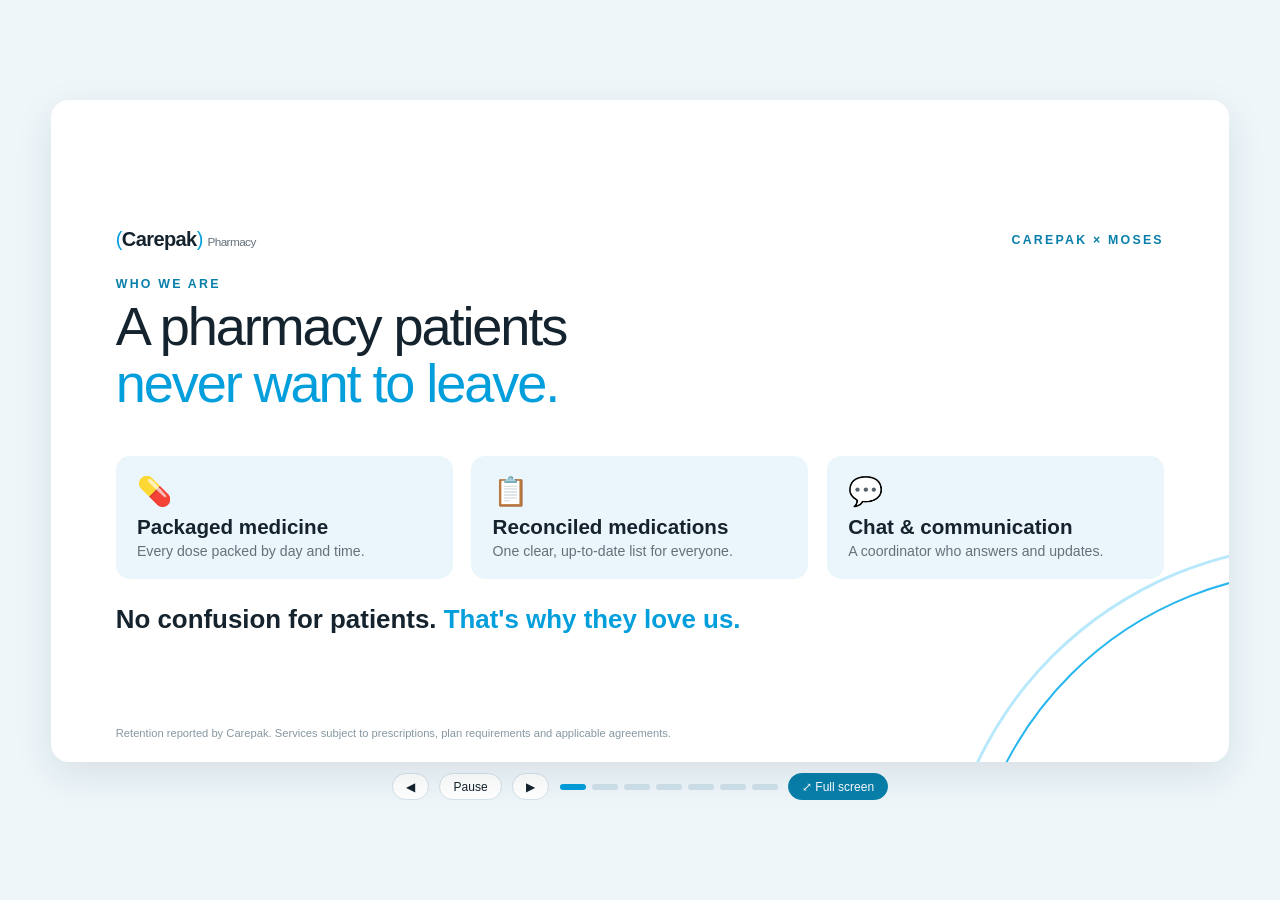
<file: letsconnect/moses-v3/index.html>
<!doctype html><html lang="en"><head><meta charset="utf-8"><meta name="viewport" content="width=device-width,initial-scale=1"><meta name="robots" content="noindex,nofollow">
<title>Carepak × Moses · Why patients stay</title>
<style>
:root{--blue:#039edc;--deep:#087faa;--ink:#14232d;--muted:#63717b;--wash:#eaf6fc;--line:#d9e4e9;--ok:#2fa36b}
*{box-sizing:border-box}
html,body{margin:0;height:100%;background:#eef6fa;font-family:Inter,Arial,Helvetica,sans-serif;color:var(--ink)}
body{display:flex;flex-direction:column;align-items:center;justify-content:center;gap:1.2vh}
.stage{position:relative;width:min(92vw,145vh);aspect-ratio:16/9;background:#fff;border-radius:1.4vw;box-shadow:0 1vw 3vw rgba(20,38,49,.1);overflow:hidden;container-type:inline-size}
:fullscreen .stage{width:min(86vw,136vh)}
.stage:after{content:'';position:absolute;width:60cqw;height:60cqw;right:-38cqw;bottom:-44cqw;border:.25cqw solid #28b6ee;border-radius:50%;box-shadow:0 0 0 2cqw #fff,0 0 0 2.25cqw #b7e8fb;pointer-events:none;z-index:0}
.slide{position:absolute;z-index:1;inset:0;padding:4.2cqw 5.5cqw;display:flex;flex-direction:column;justify-content:center;opacity:0;visibility:hidden;transition:opacity .6s}
.slide.on{opacity:1;visibility:visible}
.a{opacity:0;transform:translateY(1cqw);transition:opacity .6s,transform .6s}
.slide.on .a{opacity:1;transform:none}
.logo{font-size:1.7cqw;font-weight:700;letter-spacing:-.05cqw}.logo b{color:var(--blue);font-weight:400}.logo small{font-weight:500;color:var(--muted);font-size:1cqw;margin-left:.4cqw}
.top{display:flex;justify-content:space-between;align-items:center;margin-bottom:2.2cqw}
.k{font-size:1.05cqw;font-weight:700;letter-spacing:.18em;color:var(--deep);text-transform:uppercase}
h1{font-size:4.6cqw;line-height:1.04;font-weight:500;letter-spacing:-.18cqw;margin:.6cqw 0 1.4cqw}
h2{font-size:3.4cqw;line-height:1.08;font-weight:500;letter-spacing:-.12cqw;margin:.5cqw 0 1.6cqw}
em{font-style:normal;color:var(--blue)}
.lead{font-size:1.7cqw;color:var(--muted);margin:0;max-width:62cqw;line-height:1.45}
.num{display:inline-grid;place-items:center;width:2.6cqw;height:2.6cqw;border-radius:50%;background:var(--blue);color:#fff;font-weight:700;font-size:1.3cqw;margin-right:1cqw;vertical-align:.3cqw}
/* slide 1 */
.pillars{display:grid;grid-template-columns:repeat(3,1fr);gap:1.6cqw;margin-top:2.4cqw}
.pill{background:var(--wash);border-radius:1.2cqw;padding:1.6cqw 1.8cqw}
.pill i{font-style:normal;font-size:2.4cqw}.pill b{display:block;font-size:1.75cqw;margin:.6cqw 0 .3cqw}.pill span{font-size:1.2cqw;color:var(--muted)}
.love{margin-top:2.2cqw;font-size:2.2cqw;font-weight:600}.love em{font-weight:700}
/* slide 2 */
.stat{display:grid;grid-template-columns:auto 1fr;gap:4cqw;align-items:center;margin-top:1cqw}
.big{font-size:15cqw;line-height:.9;font-weight:600;letter-spacing:-.6cqw;color:var(--blue)}.big small{font-size:6cqw}
.why{font-size:1.45cqw;color:var(--muted);line-height:1.5}
.why b{color:var(--ink)}
.chips{display:flex;flex-wrap:wrap;gap:.7cqw;margin-top:1.2cqw}
.chip{background:var(--wash);color:var(--deep);border-radius:99cqw;padding:.5cqw 1.1cqw;font-size:1.15cqw;font-weight:600}
.behind{margin-top:2.6cqw;display:flex;flex-wrap:wrap;gap:.8cqw;align-items:center;font-size:1.25cqw}
.behind span{border:.1cqw solid var(--line);border-radius:.8cqw;padding:.6cqw 1cqw;background:#fff}
.behind b{font-size:1.9cqw;margin-left:1cqw}
/* slide 3 */
.vs{display:grid;grid-template-columns:1fr auto 1fr;gap:2.4cqw;align-items:stretch;margin-top:.6cqw}
.side{border-radius:1.4cqw;padding:1.8cqw 2cqw}
.side.bad{background:#fbf3f1;border:.1cqw solid #f1d5d0}.side.good{background:#edf8f3;border:.15cqw solid #9fdcbd}
.side h3{margin:0 0 1cqw;font-size:1.9cqw}.side.bad h3{color:#a3372d}.side.good h3{color:#1f6e45}
.side ul{margin:0;padding:0;list-style:none;font-size:1.45cqw;line-height:1.85}
.side.bad li:before{content:'✕ ';color:#c8453b;font-weight:700}.side.good li:before{content:'✓ ';color:var(--ok);font-weight:700}
.arrowR{align-self:center;font-size:4cqw;color:var(--blue)}
.result{margin-top:1.6cqw;font-size:2.1cqw;font-weight:600;text-align:center}
/* slide 4 */
.flow{display:grid;grid-template-columns:repeat(4,1fr);gap:1cqw;margin-top:.2cqw}
.st{position:relative;background:#fff;border:.12cqw solid var(--line);border-radius:1.1cqw;padding:1.1cqw 1.2cqw;font-size:1.15cqw;color:var(--muted);line-height:1.4}
.st b{display:block;color:var(--ink);font-size:1.4cqw;margin:.4cqw 0 .3cqw;line-height:1.2}
.st .n{font-size:1cqw;font-weight:700;color:var(--blue);letter-spacing:.08em}
.st.hot{border-color:var(--blue);background:var(--wash)}
.st:not(:nth-child(4n)):after{content:'→';position:absolute;right:-1.05cqw;top:50%;transform:translateY(-50%);color:var(--blue);font-size:1.4cqw;font-weight:700}
.note{margin-top:1.6cqw;display:flex;gap:1.2cqw}
.note span{flex:1;background:var(--wash);border-radius:1cqw;padding:1cqw 1.3cqw;font-size:1.25cqw;color:var(--ink)}
.note b{color:var(--deep)}
/* slide 5 */
.cpa{display:grid;grid-template-columns:repeat(3,1fr);gap:1.6cqw;margin-top:.6cqw}
.c{border:.12cqw solid var(--line);border-radius:1.3cqw;padding:1.8cqw;background:#fff}
.c i{font-style:normal;font-size:2.6cqw}.c b{display:block;font-size:1.8cqw;margin:.7cqw 0 .4cqw}.c span{font-size:1.3cqw;color:var(--muted);line-height:1.45}
.c.hot{border:.18cqw dashed var(--deep);background:#f4fafd}
/* slide 6 */
.life{display:grid;grid-template-columns:repeat(4,1fr);gap:0;margin:1.2cqw 0 2.2cqw;position:relative}
.life:before{content:'';position:absolute;left:6%;right:6%;top:2.2cqw;height:.3cqw;background:linear-gradient(90deg,var(--line),var(--blue))}
.lp{text-align:center;padding:0 1cqw;position:relative}
.lp .d{width:4.4cqw;height:4.4cqw;margin:0 auto 1cqw;border-radius:50%;background:#fff;border:.3cqw solid var(--blue);display:grid;place-items:center;font-size:1.9cqw}
.lp:last-child .d{background:var(--blue);color:#fff}
.lp b{display:block;font-size:1.6cqw;margin-bottom:.3cqw}.lp span{font-size:1.2cqw;color:var(--muted)}
.close{display:flex;align-items:center;justify-content:space-between;gap:2cqw;background:var(--ink);color:#fff;border-radius:1.4cqw;padding:1.8cqw 2.4cqw}
.close h3{margin:0;font-size:2.5cqw;font-weight:500}.close h3 em{color:#7fd3f7}
.cta{background:#fff;color:var(--deep);font-weight:800;letter-spacing:.06em;border-radius:.7cqw;padding:1cqw 1.6cqw;font-size:1.35cqw;white-space:nowrap}
.close small{display:block;margin-top:.5cqw;color:#a9cfdf;font-size:1.2cqw}
.fine{position:absolute;left:5.5cqw;bottom:2cqw;font-size:.95cqw;color:#8697a1}
/* see it: packets, list, chat */
.see{display:grid;grid-template-columns:1.35fr 1fr .95fr;gap:1.4cqw;margin-top:.4cqw;align-items:stretch}
.box{position:relative;z-index:1;border:.1cqw solid var(--line);border-radius:1.1cqw;padding:1cqw 1.1cqw;background:#fbfdfe;display:flex;flex-direction:column}
.box h4{margin:0 0 .7cqw;font-size:1.3cqw}.box h4 small{display:block;font-weight:500;color:var(--muted);font-size:.95cqw}
.strip{display:flex;flex:1}
.sp{flex:1;background:linear-gradient(180deg,#f6fbfe,#e6f2f9);border-top:.1cqw solid #bcd3df;border-bottom:.1cqw solid #bcd3df;border-right:.1cqw dashed #8fb3c6;padding:.6cqw .55cqw .45cqw;display:flex;flex-direction:column;font-size:.86cqw;line-height:1.38;white-space:nowrap;box-shadow:inset 0 .25cqw 0 rgba(255,255,255,.9)}
.sp:first-child{border-left:.1cqw solid #bcd3df;border-radius:.4cqw 0 0 .4cqw}.sp:last-child{border-right:.1cqw solid #bcd3df;border-radius:0 .4cqw .4cqw 0}
.sp b{font-size:1cqw;letter-spacing:.03em}.sp .t{color:#56656e;font-size:.78cqw;margin-bottom:.35cqw;border-bottom:.08cqw solid #d5e4ec;padding-bottom:.25cqw}
.pills{margin-top:auto;display:flex;flex-wrap:wrap;gap:.3cqw;padding:.35cqw;background:rgba(255,255,255,.7);border-radius:.3cqw}
.pills i{width:1cqw;height:1cqw;border-radius:50%;border:.07cqw solid #c3d2da;display:inline-block}.pills i.r{width:1.6cqw;height:.75cqw;border-radius:.4cqw;margin-top:.12cqw}
.doc{background:#fff;border:.08cqw solid #d4e1e8;box-shadow:0 .2cqw .6cqw rgba(20,38,49,.1);padding:.7cqw .8cqw;font-size:.82cqw;flex:1}
.doc .dh{border-bottom:.15cqw solid var(--blue);padding-bottom:.25cqw;font-size:1cqw;white-space:nowrap}.doc .dh span{color:var(--blue)}
.doc .dp{color:#7d95a2;font-size:.75cqw;margin:.3cqw 0}
.doc table{width:100%;border-collapse:collapse}.doc th{text-align:left;color:#7d95a2;font-weight:600;font-size:.72cqw;border-bottom:.08cqw solid #e3edf2}
.doc td{padding:.08cqw .1cqw;border-bottom:.07cqw solid #f0f4f6;white-space:nowrap}.doc td+td,.doc th+th{text-align:center;color:var(--blue);width:13%}
.doc .ok{margin-top:.45cqw;font-size:.8cqw;color:#1f6e45;background:#edf8f3;border-radius:.35cqw;padding:.25cqw .5cqw;font-weight:600}
.chatbox{position:relative;cursor:pointer}
.hint{flex:1;display:flex;flex-direction:column;align-items:center;justify-content:center;gap:.8cqw;color:var(--deep);font-size:1.2cqw;font-weight:600;text-align:center;border:.12cqw dashed #9fd0e8;border-radius:.9cqw;background:#f4fafd;transition:opacity .3s}
.hint i{font-style:normal;font-size:3.2cqw;animation:bob 2s ease-in-out infinite}
@keyframes bob{50%{transform:translateY(-.4cqw)}}
.msgs{position:absolute;inset:4.6cqw 1.1cqw 1cqw;background:#fbfdfe;display:flex;flex-direction:column;gap:.45cqw;opacity:0;pointer-events:none;transition:opacity .35s}
.chatbox:hover .msgs,.chatbox.open .msgs{opacity:1}.chatbox:hover .hint,.chatbox.open .hint{opacity:0}
.coord{display:flex;align-items:center;gap:.6cqw;padding-bottom:.5cqw;border-bottom:.08cqw solid #e3edf2}
.coord i{width:2.2cqw;height:2.2cqw;border-radius:50%;background:var(--blue);color:#fff;font-style:normal;font-weight:700;font-size:.9cqw;display:grid;place-items:center}
.coord b{display:block;font-size:1cqw}.coord small{color:var(--muted);font-size:.78cqw}
.m{max-width:94%}.m small{display:block;color:#7d95a2;font-size:.7cqw;margin:0 .2cqw .1cqw}
.m p{margin:0;background:#f1f5f7;border-radius:.2cqw .7cqw .7cqw .7cqw;padding:.4cqw .6cqw;font-size:.88cqw;line-height:1.35}
.m.out{align-self:flex-end}.m.out small{text-align:right}.m.out p{background:#e6f5fc;border-radius:.7cqw .2cqw .7cqw .7cqw}
.cst{margin-top:auto;background:#edf8f3;color:#1f6e45;border-radius:.4cqw;padding:.35cqw .6cqw;font-size:.85cqw;font-weight:600}
/* everything in one place */
.all{display:grid;grid-template-columns:repeat(4,1fr);gap:1.1cqw;margin-top:.4cqw}
.all .c{padding:1.3cqw}.all .c b{font-size:1.5cqw}.all .c span{font-size:1.12cqw}
.all .c.hot2{border:.18cqw solid var(--blue);background:var(--wash)}
.close.sm{margin-top:1.8cqw;padding:1.3cqw 2cqw}.close.sm h3{font-size:2cqw}
/* controls */
.bar{display:flex;align-items:center;gap:.8vw;font-size:max(12px,.9vw)}
.bar button{border:1px solid #d3e1e8;background:#fff;border-radius:99px;padding:.45em 1.1em;font:inherit;color:#14232d;cursor:pointer}
.bar button.fs{background:var(--deep);border-color:var(--deep);color:#fff}
.dots{display:flex;gap:6px}.dots button{width:26px;height:6px;padding:0;border-radius:3px;background:#cfe1ea;border:0}
.dots button.on{background:var(--blue)}
@media (prefers-reduced-motion:reduce){.a,.slide{transition:none}}
</style></head><body>
<div class="stage" id="stage" role="region" aria-label="Carepak × Moses presentation" aria-live="polite">

<section class="slide on">
  <div class="top a"><div class="logo"><b>(</b>Carepak<b>)</b><small>Pharmacy</small></div><div class="k">Carepak × Moses</div></div>
  <div class="k a" style="transition-delay:.2s">Who we are</div>
  <h1 class="a" style="transition-delay:.4s">A pharmacy patients<br><em>never want to leave.</em></h1>
  <div class="pillars">
    <div class="pill a" style="transition-delay:.9s"><i>💊</i><b>Packaged medicine</b><span>Every dose packed by day and time.</span></div>
    <div class="pill a" style="transition-delay:1.2s"><i>📋</i><b>Reconciled medications</b><span>One clear, up-to-date list for everyone.</span></div>
    <div class="pill a" style="transition-delay:1.5s"><i>💬</i><b>Chat &amp; communication</b><span>A coordinator who answers and updates.</span></div>
  </div>
  <div class="love a" style="transition-delay:2.1s">No confusion for patients. <em>That's why they love us.</em></div>
</section>

<section class="slide">
  <div class="k a">Patient retention</div>
  <div class="stat">
    <div class="big a" style="transition-delay:.3s"><span id="cnt">0</span><small>%+</small></div>
    <div class="a" style="transition-delay:.6s">
      <h2 style="margin:0 0 1cqw">Our patients <em>stay with us.</em></h2>
      <div class="why">Over <b>95% retention</b>, and that count <b>includes</b> every patient we lost for reasons outside anyone's control:</div>
      <div class="chips"><span class="chip">Passed away</span><span class="chip">Moved to another state</span><span class="chip">Admitted to rehab</span></div>
    </div>
  </div>
  <div class="behind a" style="transition-delay:1.6s"><span>Syncing every refill</span><span>Reconciling every medication</span><span>Packaging every dose</span><span>Coordinating with every office</span><span>Delivering to the door</span><b>So much work behind the scenes. <em>But they love us.</em></b></div>
</section>

<section class="slide">
  <div class="k a">See it for yourself</div>
  <h2 class="a" style="transition-delay:.2s">Packaged, reconciled, <em>and always one message away.</em></h2>
  <div class="see">
    <div class="box a" style="transition-delay:.5s"><h4>Strip packaging<small>Every dose labeled by day and time</small></h4><div class="strip"><div class="sp"><b>BREAKFAST</b><span class="t">MON 11/16 · 8:00 AM</span>Lisinopril 20 mg<br>Metformin 1000 mg<br>Sertraline 100 mg<br>Levothyroxine 75 mcg<br>Omeprazole 20 mg<br>Aspirin 81 mg<br>Vitamin D3 1000 IU<div class="pills"><i class="" style="background:#ffffff"></i><i class="r" style="background:#f6d365"></i><i class="" style="background:#9fd3f0"></i><i class="" style="background:#f4a6a6"></i><i class="r" style="background:#c5b5f2"></i><i class="" style="background:#f6c28b"></i><i class="" style="background:#a8e0c4"></i></div></div><div class="sp"><b>LUNCH</b><span class="t">MON 11/16 · 12:00 PM</span>Gabapentin 300 mg<br>Buspirone 10 mg<br>Calcium + D 600 mg<br>Vitamin B12 1000 mcg<br>Folic acid 1 mg<br>Multivitamin 1 tab<div class="pills"><i class="" style="background:#f4a6a6"></i><i class="r" style="background:#c5b5f2"></i><i class="" style="background:#f6c28b"></i><i class="" style="background:#a8e0c4"></i><i class="r" style="background:#ffffff"></i><i class="" style="background:#ffffff"></i></div></div><div class="sp"><b>DINNER</b><span class="t">MON 11/16 · 6:00 PM</span>Metformin 1000 mg<br>Atorvastatin 40 mg<br>Aripiprazole 5 mg<br>Amlodipine 5 mg<br>Gabapentin 300 mg<br>Buspirone 10 mg<br>Melatonin 3 mg<div class="pills"><i class="" style="background:#f6c28b"></i><i class="" style="background:#a8e0c4"></i><i class="r" style="background:#ffffff"></i><i class="" style="background:#ffffff"></i><i class="" style="background:#f6d365"></i><i class="r" style="background:#9fd3f0"></i><i class="" style="background:#f4a6a6"></i></div></div></div></div>
    <div class="box a" style="transition-delay:.9s"><h4>Reconciled medication list<small>Matches every packet</small></h4>
      <div class="doc"><div class="dh"><span>(</span><b>Carepak</b><span>)</span> Medication reconciliation</div><div class="dp">James Walker · Dr. Patel (PCP) · reviewed by Carepak pharmacist</div>
        <table><tr><th>Medication</th><th>B</th><th>L</th><th>D</th></tr><tr><td>Lisinopril 20 mg</td><td>●</td><td></td><td></td></tr><tr><td>Metformin 1000 mg</td><td>●</td><td></td><td>●</td></tr><tr><td>Sertraline 100 mg</td><td>●</td><td></td><td></td></tr><tr><td>Levothyroxine 75 mcg</td><td>●</td><td></td><td></td></tr><tr><td>Omeprazole 20 mg</td><td>●</td><td></td><td></td></tr><tr><td>Aspirin 81 mg</td><td>●</td><td></td><td></td></tr><tr><td>Vitamin D3 1000 IU</td><td>●</td><td></td><td></td></tr><tr><td>Gabapentin 300 mg</td><td></td><td>●</td><td>●</td></tr><tr><td>Buspirone 10 mg</td><td></td><td>●</td><td>●</td></tr><tr><td>Calcium + D 600 mg</td><td></td><td>●</td><td></td></tr><tr><td>Vitamin B12 1000 mcg</td><td></td><td>●</td><td></td></tr><tr><td>Folic acid 1 mg</td><td></td><td>●</td><td></td></tr><tr><td>Multivitamin 1 tab</td><td></td><td>●</td><td></td></tr><tr><td>Atorvastatin 40 mg</td><td></td><td></td><td>●</td></tr><tr><td>Aripiprazole 5 mg</td><td></td><td></td><td>●</td></tr><tr><td>Amlodipine 5 mg</td><td></td><td></td><td>●</td></tr><tr><td>Melatonin 3 mg</td><td></td><td></td><td>●</td></tr></table><div class="ok">✓ Refills synced to the 15th · one refill</div></div></div>
    <div class="box chatbox a" id="chatbox" style="transition-delay:1.3s"><h4>Chat with your coordinator<small>Hover (or tap) to see it</small></h4>
      <div class="hint"><i>💬</i>Hover to see the chat</div>
      <div class="msgs">
        <div class="coord"><i>AR</i><div><b>Ana Ruiz</b><small>Carepak coordinator · direct line</small></div></div>
        <div class="m"><small>Dr. Patel's office · 9:10 AM</small><p>We increased Mr. Walker's sertraline to 100 mg.</p></div>
        <div class="m out"><small>Ana · Carepak · 9:13 AM</small><p>Updated his list. Next week's breakfast packets are changed to match.</p></div>
        <div class="m"><small>Mr. Walker's daughter · 10:02 AM</small><p>When does his next delivery come?</p></div>
        <div class="m out"><small>Ana · Carepak · 10:04 AM</small><p>Friday, all medications together, with his new list.</p></div>
        <div class="cst">✓ List updated · packets changed · family informed</div>
      </div></div>
  </div>
</section>

<section class="slide">
  <div class="k a"><span class="num">1</span>Why it works</div>
  <h2 class="a" style="transition-delay:.2s">Less confused patients <em>stay in care.</em></h2>
  <div class="vs">
    <div class="side bad a" style="transition-delay:.6s"><h3>Without Carepak</h3><ul><li>Bottles everywhere, which pill when?</li><li>Refills due on 6 different days</li><li>Calls to the doctor, the pharmacy, the plan</li><li>Missed doses, missed visits</li></ul></div>
    <div class="arrowR a" style="transition-delay:1.1s">→</div>
    <div class="side good a" style="transition-delay:1.4s"><h3>With Carepak</h3><ul><li>One packet per dose, clearly labeled</li><li>One reconciled list, one refill date</li><li>One coordinator to call or chat</li><li>Patients understand and keep coming back</li></ul></div>
  </div>
  <div class="result a" style="transition-delay:2s">No confusion → better adherence → <em>patients stay in care.</em><br><span style="font-size:1.55cqw;color:var(--muted);font-weight:500">It works best when we work together with providers.</span></div>
</section>

<section class="slide">
  <div class="k a"><span class="num">2</span>A relationship, not a transaction</div>
  <h2 class="a" style="transition-delay:.2s">Not a one-time patient. <em>A patient for life.</em></h2>
  <div class="life">
    <div class="lp a" style="transition-delay:.6s"><div class="d">⏳</div><b>Time &amp; effort</b><span>Earning one patient takes real work.</span></div>
    <div class="lp a" style="transition-delay:1s"><div class="d">🤝</div><b>Trust</b><span>Clear answers, on-time delivery, a familiar voice.</span></div>
    <div class="lp a" style="transition-delay:1.4s"><div class="d">💙</div><b>Loyalty</b><span>Patients and families rely on us.</span></div>
    <div class="lp a" style="transition-delay:1.8s"><div class="d">♾</div><b>For a lifetime</b><span>Once trusted, we care for them for life.</span></div>
  </div>
</section>

<section class="slide">
  <div class="k a"><span class="num">3</span>How we start: adult day care</div>
  <h2 class="a" style="transition-delay:.2s">We start with BHI, <em>then connect everything.</em></h2>
  <div class="flow">
    <div class="st a" style="transition-delay:.5s"><span class="n">01</span><b>Present at adult day care</b>We meet patients where they already are.</div>
    <div class="st a" style="transition-delay:.8s"><span class="n">02</span><b>Initial visit at day care</b>Our first visit, right where they spend their day.</div>
    <div class="st hot a" style="transition-delay:1.1s"><span class="n">03</span><b>BHI first</b>Everyone already has a PCP. Some have a mental health clinician, some don't.</div>
    <div class="st a" style="transition-delay:1.4s"><span class="n">04</span><b>Appointments &amp; follow-up</b>We help set up appointments and follow up.</div>
    <div class="st a" style="transition-delay:1.7s"><span class="n">05</span><b>Add CCM</b>The relationship grows with chronic care management.</div>
    <div class="st a" style="transition-delay:2s"><span class="n">06</span><b>Pharmacist review</b>Suggestions and recommendations for every medication.</div>
    <div class="st a" style="transition-delay:2.3s"><span class="n">07</span><b>OTC &amp; DME needs</b>We find what they need and take care of it.</div>
    <div class="st hot a" style="transition-delay:2.6s"><span class="n">08</span><b>Need to see the MD?</b>We connect them right away to their PCP.</div>
  </div>
  <div class="result a" style="transition-delay:3s">All meds synced. <em>OTC &amp; DME taken care of.</em></div>
  <div class="note a" style="transition-delay:3.3s"><span><b>For the patient:</b> one stop for everything.</span><span><b>For the doctor:</b> a clear picture, one approval, no confusion.</span><span><b>For the practice:</b> BHI + CCM added revenue, more appointments, an organized workflow.</span></div>
</section>

<section class="slide">
  <div class="k a"><span class="num">4</span>Even smoother</div>
  <h2 class="a" style="transition-delay:.2s">Everything the patient needs, <em>in one place.</em></h2>
  <div class="all">
    <div class="c hot2 a" style="transition-delay:.3s"><i>💊</i><b>Medicine</b><span>Packaged by dose, reconciled, refills synced, delivered together.</span></div>
    <div class="c a" style="transition-delay:.4s"><i>🧴</i><b>OTC</b><span>Vitamins and over-the-counter products, delivered with their meds.</span></div>
    <div class="c a" style="transition-delay:.55s"><i>🦽</i><b>DME</b><span>Durable medical equipment through the same team.</span></div>
    <div class="c a" style="transition-delay:.7s"><i>🩸</i><b>Supplies</b><span>Diabetes supplies such as test strips.</span></div>
    <div class="c a" style="transition-delay:.85s"><i>📟</i><b>Devices</b><span>Monitoring devices such as CGMs and BP cuffs.</span></div>
    <div class="c a" style="transition-delay:1s"><i>🩺</i><b>Primary care</b><span>Connected to their PCP for every visit and refill.</span></div>
    <div class="c a" style="transition-delay:1.15s"><i>🧠</i><b>Mental health</b><span>BHI check-ins and mental health support.</span></div>
    <div class="c hot a" style="transition-delay:1.3s"><i>🤝</i><b>CPA</b><span>With a collaborative practice agreement, we can handle prior authorizations, so the clinic runs smoothly too.</span></div>
  </div>
  <div class="close sm a" style="transition-delay:1.9s"><div><h3>Care, built around you. <em>Let's start with your BHI patients.</em></h3><small>1.800.601.7092 Ext. 802 · contact@carepakpharmacy.com</small></div><span class="cta">CONSULT WITH US →</span></div>
</section>

<div class="fine">Retention reported by Carepak. Services subject to prescriptions, plan requirements and applicable agreements.</div>
</div>

<div class="bar"><button id="prev" aria-label="Previous slide">◀</button><button id="play">Pause</button><button id="next" aria-label="Next slide">▶</button><div class="dots" id="dots"></div><button class="fs" id="fs">⤢ Full screen</button></div>

<script>
(function () {
  var slides = [].slice.call(document.querySelectorAll(".slide")), dots = document.getElementById("dots");
  var TIME = [9000, 12000, 18000, 12000, 11000, 18000, 14000], cur = 0, timer = null, paused = false;
  slides.forEach(function (_, i) { var b = document.createElement("button"); b.setAttribute("aria-label", "Slide " + (i + 1)); b.onclick = function () { go(i); }; dots.appendChild(b); });
  function count() {
    var el = document.getElementById("cnt"), n = 0; el.textContent = "0";
    var t = setInterval(function () { n += 3; if (n >= 95) { n = 95; clearInterval(t); } el.textContent = n; }, 28);
  }
  function go(i) {
    cur = (i + slides.length) % slides.length;
    slides.forEach(function (s, k) { s.classList.toggle("on", k === cur); });
    [].forEach.call(dots.children, function (d, k) { d.classList.toggle("on", k === cur); });
    if (cur === 1) setTimeout(count, 300);
    clearTimeout(timer); if (!paused) timer = setTimeout(function () { go(cur + 1); }, TIME[cur]);
  }
  document.getElementById("prev").onclick = function () { go(cur - 1); };
  document.getElementById("next").onclick = function () { go(cur + 1); };
  document.getElementById("play").onclick = function () { paused = !paused; this.textContent = paused ? "Play" : "Pause"; go(cur); };
  document.getElementById("stage").onclick = function () { go(cur + 1); };
  document.addEventListener("keydown", function (e) { if (e.key === "ArrowRight") go(cur + 1); if (e.key === "ArrowLeft") go(cur - 1); if (e.key === " ") { e.preventDefault(); document.getElementById("play").click(); } });
  var fs = document.getElementById("fs"), root = document.documentElement;
  fs.onclick = function () {
    if (document.fullscreenElement) return document.exitFullscreen();
    if (root.requestFullscreen) root.requestFullscreen().catch(function () { window.open(location.href, "_blank"); }); else window.open(location.href, "_blank");
  };
  document.addEventListener("fullscreenchange", function () { fs.textContent = document.fullscreenElement ? "✕ Exit full screen" : "⤢ Full screen"; });
  var cb = document.getElementById("chatbox");
  cb.addEventListener("mouseenter", function () { clearTimeout(timer); });
  cb.addEventListener("mouseleave", function () { if (!paused) timer = setTimeout(function () { go(cur + 1); }, 6000); });
  cb.addEventListener("click", function (e) { e.stopPropagation(); cb.classList.toggle("open"); clearTimeout(timer); });
  go(0);
})();
</script>
</body></html>
</file>
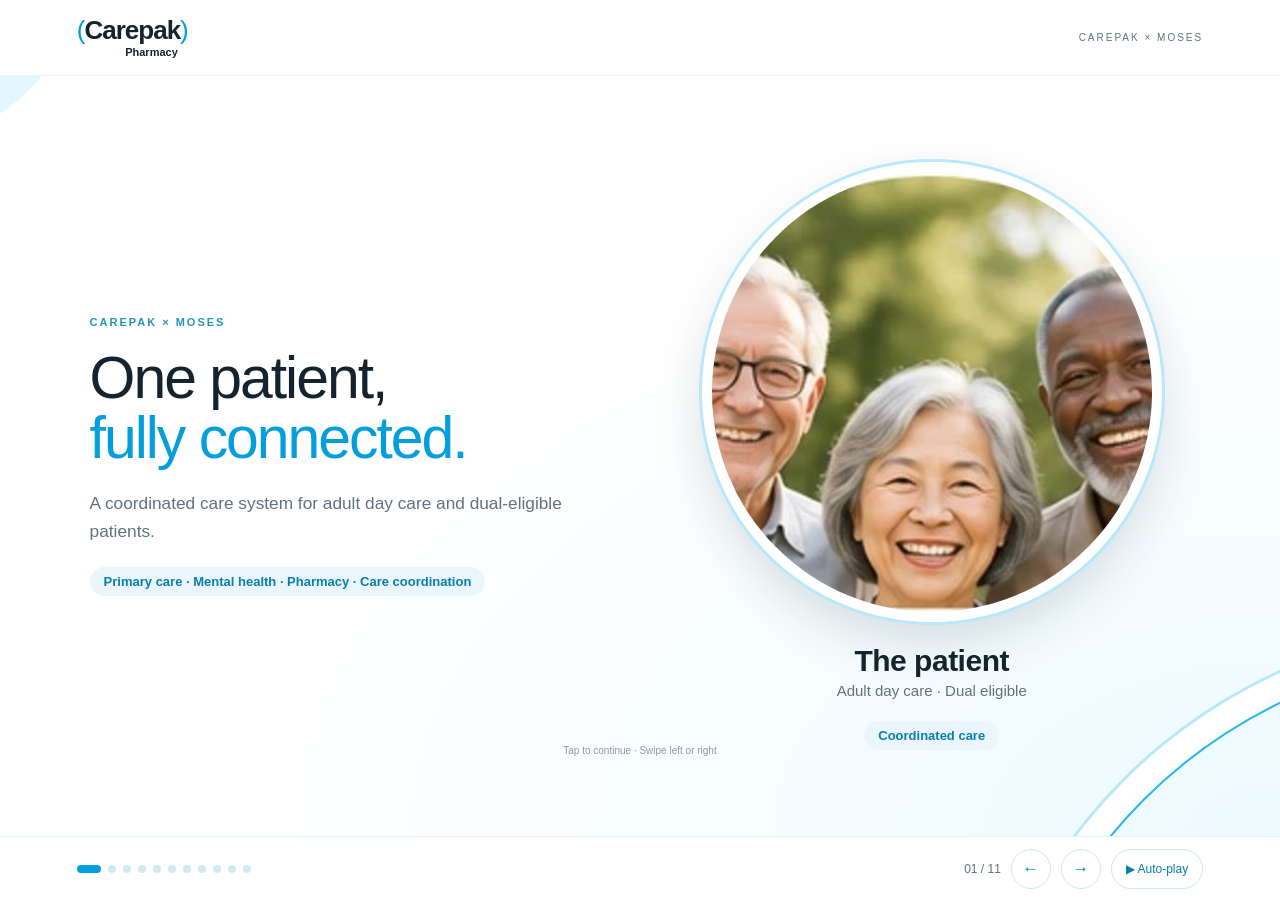
<file: letsconnect/moses-v4/index.html>
<!doctype html><html lang="en"><head><meta charset="utf-8"><meta name="viewport" content="width=device-width,initial-scale=1"><meta name="robots" content="noindex,nofollow">
<title>Carepak × Moses · Showcase</title>
<style>
:root{--blue:#039edc;--deep:#087faa;--ink:#14232d;--muted:#63717b;--wash:#eaf6fc;--line:#d9e4e9}
*{box-sizing:border-box}
html,body{margin:0;height:100%;overflow:hidden;font-family:Arial,Helvetica,sans-serif;color:var(--ink);background:#fff}
body{display:flex;flex-direction:column}
header{flex:none;height:76px;display:flex;align-items:center;justify-content:space-between;padding:0 6%;border-bottom:1px solid #edf4f7}
.logo{font-size:26px;font-weight:700;letter-spacing:-1px;line-height:1}.logo b{color:var(--blue);font-weight:400}.logo small{display:block;text-align:right;font-size:11px;font-weight:600;margin:4px 10px 0 0;letter-spacing:0}
header span{font-size:10px;letter-spacing:2px;color:var(--muted);text-transform:uppercase}
.deck{position:relative;flex:1;min-height:0;overflow:hidden;cursor:pointer;user-select:none;touch-action:pan-y}
.track{display:flex;height:100%;transition:transform .55s cubic-bezier(.22,.65,.22,1)}
.slide{flex:0 0 100%;height:100%;position:relative;overflow:hidden;background:radial-gradient(ellipse at 100% 100%,#edfaff,transparent 58%);isolation:isolate}
.slide:after{content:'';position:absolute;width:1000px;height:1000px;border:2px solid #28b6ee;border-radius:50%;right:-720px;bottom:-820px;z-index:-1;box-shadow:0 0 0 26px #fff,0 0 0 29px #b7e8fb}
.slide:before{content:'';position:absolute;border:44px solid #e4f6ff;border-radius:50%;width:280px;height:280px;top:-300px;left:-285px;z-index:-1}
.c{height:100%;max-width:1400px;margin:auto;padding:30px 7%;display:flex;flex-direction:column;justify-content:center;overflow-y:auto}
.split .c{display:grid;grid-template-columns:1fr 1fr;gap:6%;align-items:center}
.eyebrow{font-size:11px;letter-spacing:2px;color:#2594bd;text-transform:uppercase;font-weight:bold;margin:0 0 20px}
h1{font-size:clamp(36px,4.6vw,66px);font-weight:400;line-height:1.02;letter-spacing:-2px;margin:0 0 22px}
h1 em{font-style:normal;color:var(--blue)}
.lead{font-size:clamp(16px,1.35vw,20px);color:var(--muted);line-height:1.6;margin:0;max-width:560px}
.tag{display:inline-block;margin-top:22px;background:var(--wash);color:var(--deep);border-radius:99px;padding:7px 14px;font-size:13px;font-weight:bold}
.tag.dark{background:var(--deep);color:#fff}
/* visuals */
.patient{text-align:center}
.patient img{width:min(100%,460px);aspect-ratio:1;object-fit:cover;border-radius:50%;border:10px solid #fff;box-shadow:0 0 0 3px #b7e8fb,0 20px 50px rgba(20,38,49,.15)}
.patient b{display:block;font-size:30px;margin-top:18px;letter-spacing:-.5px}.patient small{display:block;color:var(--muted);font-size:15px;margin-top:4px}
.big-ic{width:min(70%,300px);aspect-ratio:1;margin:auto;border-radius:50%;background:#fff;border:2px solid #cfe8f5;display:grid;place-items:center;box-shadow:0 20px 50px rgba(20,38,49,.08)}
.big-ic svg{width:44%;height:44%;stroke:var(--blue);fill:none;stroke-width:1.5;stroke-linecap:round;stroke-linejoin:round}
.steps{display:grid;gap:14px}
.step{display:grid;grid-template-columns:54px 1fr;gap:16px;align-items:start;background:#fff;border:1px solid var(--line);border-radius:14px;padding:18px 20px}
.step svg{width:44px;height:44px;stroke:var(--blue);fill:none;stroke-width:1.5;stroke-linecap:round;stroke-linejoin:round}
.step b{display:block;font-size:19px;margin-bottom:4px}.step span{color:var(--muted);font-size:15px;line-height:1.5}
.pair{display:grid;grid-template-columns:1fr 1fr;gap:16px;margin-top:28px}
.card{background:#fff;border:1px solid var(--line);border-radius:16px;padding:22px}
.card svg{width:40px;height:40px;stroke:var(--blue);fill:none;stroke-width:1.5;stroke-linecap:round;stroke-linejoin:round}
.card b{display:block;font-size:21px;margin:10px 0 6px}.card span{color:var(--muted);font-size:15px;line-height:1.5}
.card.plus{border:2px dashed var(--deep);background:#f6fbfd}
/* care circle */
.orbit{position:relative;width:min(100%,560px);aspect-ratio:1;margin:auto}
.orbit .ring{position:absolute;inset:11%;border:2px dashed #9fd6ee;border-radius:50%}
.orbit .core{position:absolute;inset:33%;border-radius:50%;overflow:hidden;border:6px solid #fff;box-shadow:0 0 0 2px #b7e8fb}
.orbit .core img{width:100%;height:100%;object-fit:cover}
.node{position:absolute;transform:translate(-50%,-50%);background:#fff;border:1px solid var(--line);border-radius:12px;padding:8px 12px;font-size:13px;font-weight:bold;text-align:center;box-shadow:0 6px 16px rgba(20,38,49,.07);white-space:nowrap}
.node.plus{border:2px dashed var(--deep)}
/* journey */
.jr{list-style:none;margin:0;padding:0;position:relative}
.jr:before{content:'';position:absolute;left:13px;top:10px;bottom:10px;width:2px;background:#b7e3f5}
.jr li{position:relative;padding:0 0 18px 44px}
.jr li:before{content:'';position:absolute;left:4px;top:2px;width:16px;height:16px;border-radius:50%;background:#fff;border:3px solid var(--blue)}
.jr li:last-child:before{background:var(--blue)}
.jr b{display:block;font-size:18px}.jr span{color:var(--muted);font-size:14.5px}
/* checks + result */
.checks{list-style:none;padding:0;margin:30px 0 0;display:grid;gap:14px}
.checks li{font-size:clamp(18px,1.6vw,24px);display:flex;gap:14px;align-items:center}
.checks li:before{content:'✓';color:#fff;background:var(--blue);width:34px;height:34px;border-radius:50%;display:grid;place-items:center;font-weight:bold;flex:none}
.res{display:grid;grid-template-columns:repeat(3,1fr);gap:14px;margin-top:28px}
.res div{background:#fff;border:1px solid var(--line);border-radius:14px;padding:18px 20px;font-size:17px;font-weight:bold;display:flex;gap:12px;align-items:center}
.res svg{width:30px;height:30px;stroke:var(--blue);fill:none;stroke-width:1.6;stroke-linecap:round;stroke-linejoin:round;flex:none}
.res .gold{background:#fff6b8;border-color:#f4e27a}
.close{background:var(--ink);color:#fff;border-radius:18px;padding:28px 32px;display:flex;justify-content:space-between;align-items:center;gap:20px;margin-top:30px}
.close b{font-size:22px;font-weight:400}.close small{display:block;color:#a9cfdf;font-size:14px;margin-top:6px}
.cta{background:#fff;color:var(--deep);font-weight:bold;letter-spacing:.06em;border-radius:8px;padding:12px 18px;white-space:nowrap}
/* controls */
.nav{flex:none;height:64px;display:flex;align-items:center;justify-content:space-between;padding:0 6%;border-top:1px solid #e3f2f8;background:#fff}
.dots{display:flex;gap:7px;flex-wrap:wrap;max-width:50%}
.dots button{width:8px;height:8px;border-radius:50%;border:0;padding:0;background:#cfe9f5;cursor:pointer}
.dots button.on{width:24px;border-radius:5px;background:var(--blue)}
.right{display:flex;align-items:center;gap:10px;font-size:12px;color:var(--muted)}
.right button{width:40px;height:40px;border-radius:50%;border:1px solid #cfe4ef;background:#fff;color:var(--deep);font-size:17px;cursor:pointer}
.right .play{width:auto;border-radius:99px;padding:0 14px;font-size:12px}
.hint{position:absolute;left:0;right:0;bottom:70px;text-align:center;font-size:10px;color:#8a9aa3;pointer-events:none}
.a{opacity:0;transform:translateY(10px);transition:opacity .6s .2s,transform .6s .2s}.on .a{opacity:1;transform:none}
@media(max-width:760px){header{height:62px}.logo{font-size:22px}header span{display:none}.split .c{grid-template-columns:1fr;gap:22px;align-content:center}.pair,.res{grid-template-columns:1fr}.big-ic{width:150px}.patient img{width:220px}.orbit{width:300px}.node{font-size:10px;padding:5px 7px}.c{padding:22px 6%;justify-content:flex-start}.dots{max-width:55%}.right .play{display:none}}
@media (prefers-reduced-motion:reduce){.track,.a{transition:none}}
</style></head><body>
<header><div class="logo"><b>(</b>Carepak<b>)</b><small>Pharmacy</small></div><span>Carepak × Moses</span></header>
<div class="deck" id="deck"><div class="track" id="track">

<section class="slide split"><div class="c">
  <div class="a"><p class="eyebrow">Carepak × Moses</p><h1>One patient,<br><em>fully connected.</em></h1><p class="lead">A coordinated care system for adult day care and dual-eligible patients.</p><span class="tag">Primary care · Mental health · Pharmacy · Care coordination</span></div>
  <div class="patient a"><img src="patients.jpg" alt="Three smiling older adults"><b>The patient</b><small>Adult day care · Dual eligible</small><span class="tag">Coordinated care</span></div>
</div></section>

<section class="slide split"><div class="c">
  <div class="a"><p class="eyebrow">Step 1 · Where it starts</p><h1>Enter through<br><em>adult day care.</em></h1><p class="lead">We meet patients where they already spend their day, and build trust from the first visit.</p></div>
  <div class="steps a">
    <div class="step"><svg viewBox="0 0 24 24"><circle cx="9" cy="8" r="3"/><path d="M3 20v-2a6 6 0 0 1 12 0v2M16 5a3 3 0 0 1 0 6m2 3a5 5 0 0 1 3 4v2"/></svg><div><b>Adult day care partner</b><span>Engage and educate Medicare/Medicaid (dual-eligible) patients.</span></div></div>
    <div class="step"><svg viewBox="0 0 24 24"><rect x="5" y="4" width="14" height="17" rx="2"/><path d="M9 4V3h6v1M9 10h6M9 14h6M9 18h4"/></svg><div><b>On-site evaluation</b><span>Health screening (e.g. PHQ-9, GAD-7), medication review, and clinical assessment.</span></div></div>
    <div class="step"><svg viewBox="0 0 24 24"><circle cx="12" cy="12" r="9"/><path d="M8 12l3 3 5-6"/></svg><div><b>Enroll in coordinated care</b><span>A personalized care plan with monthly check-ins (CCM / BHI / RTM).</span></div></div>
  </div>
</div></section>

<section class="slide split"><div class="c">
  <div class="a"><p class="eyebrow">The care circle</p><h1>Everything around<br><em>the patient.</em></h1><p class="lead">Every service connected in one system, so nothing falls through the cracks.</p><span class="tag dark">+ Telehealth and CPA make it even more seamless</span></div>
  <div class="orbit a"><div class="ring"></div><div class="core"><img src="patients.jpg" alt=""></div>
    <div class="node" style="left:50%;top:6%">Monthly check-in</div><div class="node" style="left:13%;top:26%">Primary care</div><div class="node" style="left:87%;top:26%">Mental health</div>
    <div class="node" style="left:8%;top:56%">Medication management</div><div class="node plus" style="left:92%;top:56%">Telehealth</div>
    <div class="node" style="left:24%;top:88%">OTC, DME &amp; supplies</div><div class="node plus" style="left:76%;top:88%">CPA</div></div>
</div></section>

<section class="slide split"><div class="c">
  <div class="a"><p class="eyebrow">Monthly check-in · CCM / BHI / RTM</p><h1>Every month,<br><em>someone checks in.</em></h1><p class="lead">Ongoing follow-up, monitoring, and care coordination. It builds a relationship and finds needs early.</p></div>
  <div class="big-ic a"><svg viewBox="0 0 24 24"><rect x="3" y="5" width="18" height="16" rx="2"/><path d="M8 3v4M16 3v4M3 10h18M9 15l2 2 4-4"/></svg></div>
</div></section>

<section class="slide"><div class="c">
  <div class="a"><p class="eyebrow">Primary care · Mental health</p><h1>Body and mind,<br><em>cared for together.</em></h1></div>
  <div class="pair a">
    <div class="card"><svg viewBox="0 0 24 24"><path d="M5 3v6a5 5 0 0 0 10 0V3M10 14v2a5 5 0 0 0 10 0v-3"/><circle cx="20" cy="11" r="2"/></svg><b>Primary care</b><span>Chronic care, prevention, and annual wellness.</span></div>
    <div class="card"><svg viewBox="0 0 24 24"><path d="M12 4a4 4 0 0 0-7 3 4 4 0 0 0-1 7 4 4 0 0 0 5 5 3 3 0 0 0 3-1M12 4a4 4 0 0 1 7 3 4 4 0 0 1 1 7 4 4 0 0 1-5 5 3 3 0 0 1-3-1M12 4v14"/></svg><b>Mental health</b><span>Evaluation, medication management, and psychotherapy.</span></div>
  </div>
</div></section>

<section class="slide split"><div class="c">
  <div class="a"><p class="eyebrow">Medication management</p><h1>One simple plan.<br><em>All refills synced.</em></h1><p class="lead">All refills synchronized, packaged by dose, and delivered together. One reconciled list for the patient and the provider.</p></div>
  <div class="big-ic a"><svg viewBox="0 0 24 24"><rect x="3" y="9" width="18" height="6" rx="3" transform="rotate(-45 12 12)"/><path d="M9.5 9.5l5 5"/></svg></div>
</div></section>

<section class="slide split"><div class="c">
  <div class="a"><p class="eyebrow">OTC, DME &amp; diabetes supplies</p><h1>Everything they need,<br><em>in one delivery.</em></h1><p class="lead">Vitamins, OTC products, medical equipment (DME), and diabetes supplies such as test strips and CGMs.</p></div>
  <div class="big-ic a"><svg viewBox="0 0 24 24"><path d="M3 7l9-4 9 4-9 4-9-4zM3 7v10l9 4 9-4V7M12 11v10"/></svg></div>
</div></section>

<section class="slide"><div class="c">
  <div class="a"><p class="eyebrow">Even more seamless</p><h1>Two more ways<br><em>to close the gaps.</em></h1></div>
  <div class="pair a">
    <div class="card plus"><svg viewBox="0 0 24 24"><rect x="4" y="5" width="16" height="11" rx="1.5"/><path d="M2 19h20"/></svg><b>Telehealth access</b><span>About $10/month + ~100 tablets. Virtual visits, follow-ups, and medication changes (including CPA).</span></div>
    <div class="card plus"><svg viewBox="0 0 24 24"><path d="M3 12l4-4 4 3 3-3 3 2 4 2M7 8l-4 4 5 5 3-3M21 12l-4 4-3-1"/></svg><b>Collaborative practice agreement (CPA)</b><span>Timely, protocol-based medication changes (e.g. GLP-1 titration, diabetes therapy, hypertension).</span></div>
  </div>
</div></section>

<section class="slide split"><div class="c">
  <div class="a"><p class="eyebrow">The patient journey</p><h1>From first check-in<br><em>to full-service care.</em></h1><p class="lead">Trust grows every month, until every need is met in one system.</p></div>
  <ol class="jr a">
    <li><b>Monthly check-in</b><span>Builds a relationship and identifies needs.</span></li>
    <li><b>More appointments</b><span>Primary care, mental health, or consultation.</span></li>
    <li><b>Greater trust</b><span>A consistent, responsive care team.</span></li>
    <li><b>CPA medication changes</b><span>e.g. GLP-1, diabetes therapy.</span></li>
    <li><b>Convenience</b><span>Synced refills, packaged medications, delivery of OTC, supplies and DME.</span></li>
    <li><b>Full-service care</b><span>All needs met in one system, so patients choose to stay long term.</span></li>
  </ol>
</div></section>

<section class="slide"><div class="c">
  <div class="a"><p class="eyebrow">Connected care</p><h1>No confusion.<br><em>No missed follow-ups.</em></h1></div>
  <ul class="checks a"><li>All care in one connected system</li><li>No confusion. No missed follow-ups.</li><li>Greater access, convenience, and trust</li></ul>
</div></section>

<section class="slide"><div class="c">
  <div class="a"><p class="eyebrow">The result</p><h1>Better care.<br><em>Patients for life.</em></h1></div>
  <div class="res a">
    <div><svg viewBox="0 0 24 24"><path d="M12 20s-8-5-8-11a4 4 0 0 1 8-1 4 4 0 0 1 8 1c0 6-8 11-8 11z"/></svg>Higher patient satisfaction</div>
    <div><svg viewBox="0 0 24 24"><path d="M20 12a8 8 0 0 1-14 5M4 12a8 8 0 0 1 14-5M18 3v4h-4M6 21v-4h4"/></svg>Better health outcomes</div>
    <div><svg viewBox="0 0 24 24"><circle cx="9" cy="8" r="3"/><path d="M3 20v-2a6 6 0 0 1 12 0v2M17 11a3 3 0 1 0 0-6M21 20v-2a5 5 0 0 0-3-4"/></svg>Stronger adherence and engagement</div>
    <div><svg viewBox="0 0 24 24"><path d="M4 20V10M10 20V6M16 20v-8M22 20H2"/></svg>More access and additional revenue</div>
    <div class="gold"><svg viewBox="0 0 24 24"><path d="M12 20s-8-5-8-11a4 4 0 0 1 8-1 4 4 0 0 1 8 1c0 6-8 11-8 11z"/></svg>Long-term patient loyalty</div>
  </div>
  <div class="close a"><div><b>Care, built around you.</b><small>1.800.601.7092 Ext. 802 · contact@carepakpharmacy.com</small></div><span class="cta">CONSULT WITH US →</span></div>
</div></section>

</div><p class="hint">Tap to continue · Swipe left or right</p></div>
<nav class="nav"><div class="dots" id="dots"></div><div class="right"><span id="count"></span><button id="prev" aria-label="Previous slide">←</button><button id="next" aria-label="Next slide">→</button><button class="play" id="play">▶ Auto-play</button></div></nav>
<script>
(function () {
  var track = document.getElementById("track"), slides = track.children, n = slides.length, cur = 0, auto = null;
  var dots = document.getElementById("dots"), count = document.getElementById("count");
  for (var i = 0; i < n; i++) (function (k) { var b = document.createElement("button"); b.setAttribute("aria-label", "Slide " + (k + 1)); b.onclick = function (e) { e.stopPropagation(); go(k); }; dots.appendChild(b); })(i);
  function go(i) {
    cur = Math.max(0, Math.min(n - 1, i));
    track.style.transform = "translateX(" + (-cur * 100) + "%)";
    for (var k = 0; k < n; k++) { slides[k].classList.toggle("on", k === cur); dots.children[k].classList.toggle("on", k === cur); }
    count.textContent = String(cur + 1).padStart(2, "0") + " / " + n;
  }
  document.getElementById("deck").onclick = function (e) { if (e.target.closest("a,button")) return; go(cur + 1 < n ? cur + 1 : 0); };
  document.getElementById("prev").onclick = function () { go(cur - 1); };
  document.getElementById("next").onclick = function () { go(cur + 1); };
  var play = document.getElementById("play");
  play.onclick = function () {
    if (auto) { clearInterval(auto); auto = null; play.textContent = "▶ Auto-play"; return; }
    auto = setInterval(function () { go(cur + 1 < n ? cur + 1 : 0); }, 7000); play.textContent = "❚❚ Pause";
  };
  var x0 = null;
  document.getElementById("deck").addEventListener("touchstart", function (e) { x0 = e.touches[0].clientX; }, { passive: true });
  document.getElementById("deck").addEventListener("touchend", function (e) { if (x0 === null) return; var dx = e.changedTouches[0].clientX - x0; if (Math.abs(dx) > 40) go(cur + (dx < 0 ? 1 : -1)); x0 = null; });
  document.addEventListener("keydown", function (e) { if (e.key === "ArrowRight") go(cur + 1); if (e.key === "ArrowLeft") go(cur - 1); });
  go(0);
})();
</script>
</body></html>
</file>
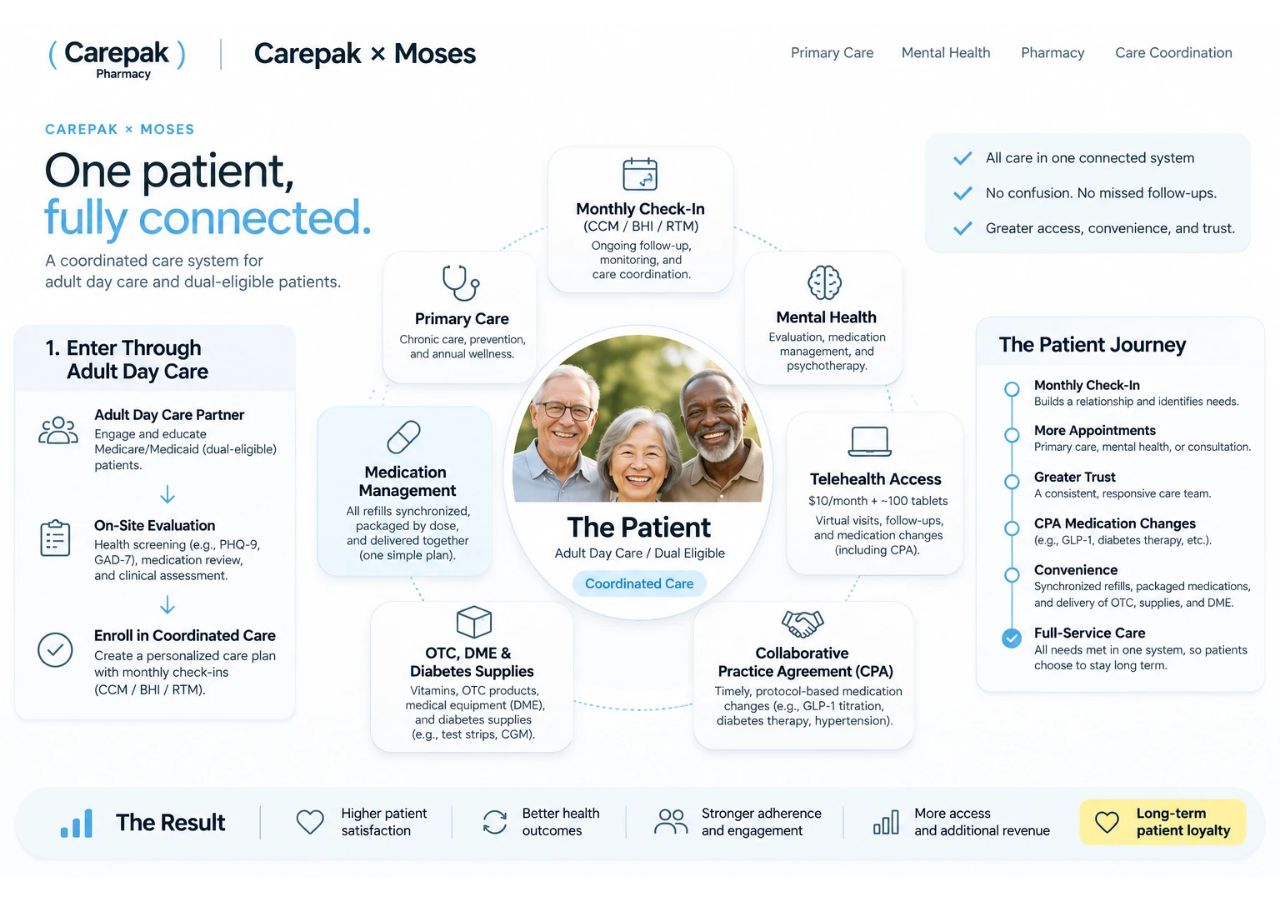
<file: letsconnect/moses/index.html>
<!doctype html><html lang="en"><head><meta charset="utf-8"><meta name="viewport" content="width=device-width,initial-scale=1"><meta name="robots" content="noindex,nofollow">
<title>Carepak × Moses</title>
<style>
html,body{margin:0;height:100%;background:#fff}
body{display:flex;align-items:center;justify-content:center}
.wrap{position:relative;width:min(100vw,150vh);aspect-ratio:1536/1024}
.wrap img{display:block;width:100%;height:100%}
.dot{position:absolute;left:79.04%;top:42.87%;width:1.25%;aspect-ratio:1;border-radius:50%;background:#1d9be2;transform:translate(-50%,-50%);
  box-shadow:0 0 0 .3vw rgba(29,155,226,.25),0 0 .9vw rgba(29,155,226,.55);animation:journey 12.4s ease-in-out infinite}
@keyframes journey{0.00%{top:42.87%}11.29%{top:42.87%}16.13%{top:48.24%}27.42%{top:48.24%}32.26%{top:53.61%}43.55%{top:53.61%}48.39%{top:59.08%}59.68%{top:59.08%}64.52%{top:64.45%}75.81%{top:64.45%}80.65%{top:71.97%}91.94%{top:71.97%}100%{top:71.97%}}
@media (prefers-reduced-motion:reduce){.dot{animation:none;top:71.97%}}
</style></head><body>
<div class="wrap"><img src="carepak-moses.webp" alt="Carepak × Moses: one patient, fully connected. Adult day care entry, coordinated care services around the patient, the patient journey, and the results."></div>
</body></html>
</file>
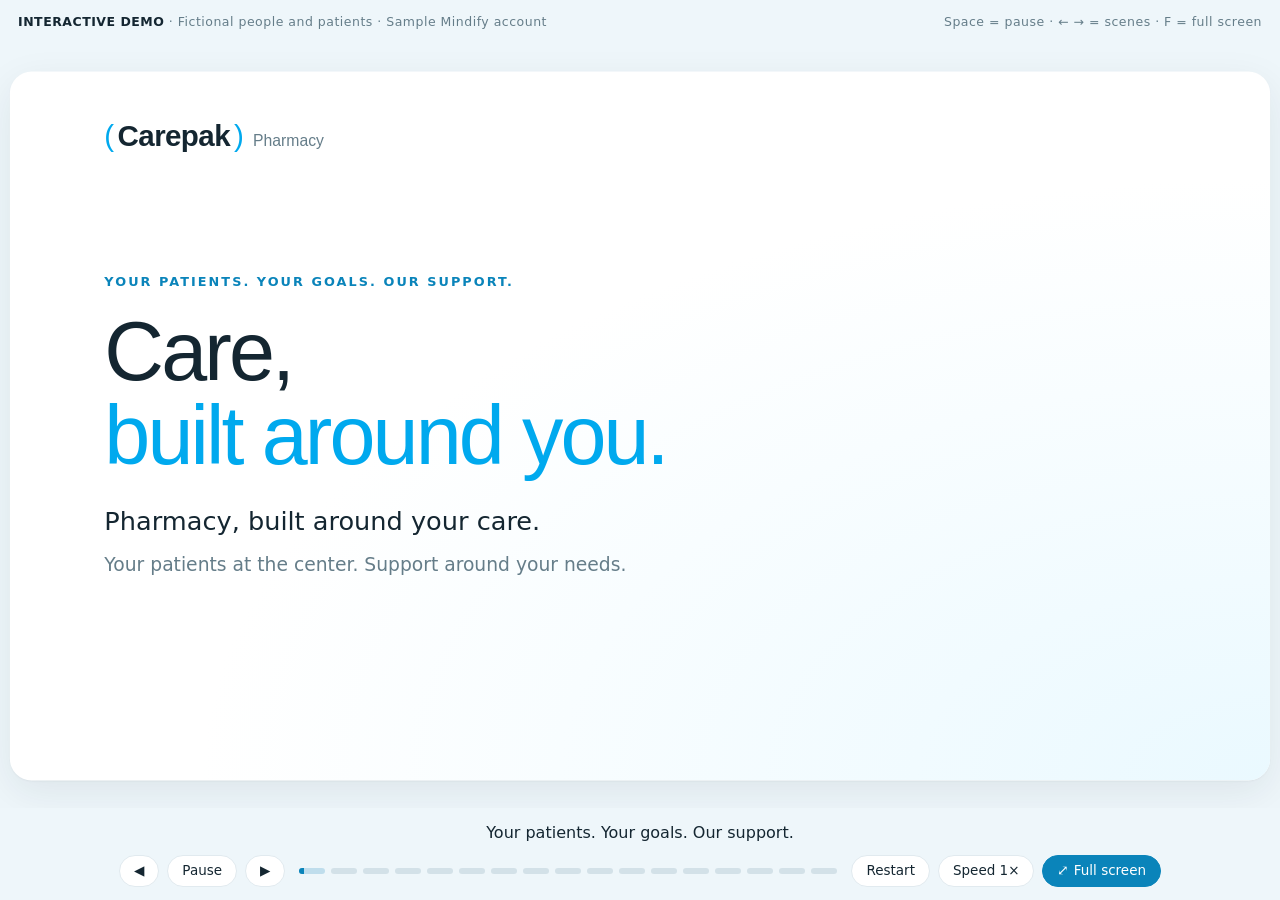
<file: letsconnect/presentation/index.html>
<!doctype html>
<html lang="en">
<head>
<meta charset="utf-8">
<meta name="viewport" content="width=device-width, initial-scale=1">
<title>Carepak · Mindify showcase</title>
<style>
:root{--accent:#0A84BA;--soft:#E3F4FC;--ink:#142631;--muted:#657D89;--line:#E1EAEF;--bg:#EEF6FA;--panel:#F5F9FB;--card:#fff;--green:#2E9B62;--red:#C8453B;--redbg:#FBEDEB;--redink:#7A2C25}
*{box-sizing:border-box}
html,body{margin:0;height:100%;background:var(--bg);color:var(--ink);font:16px/1.45 system-ui,-apple-system,"Segoe UI",Roboto,Helvetica,Arial,sans-serif;-webkit-font-smoothing:antialiased}
button{font:inherit;color:inherit}
.top{height:44px;display:flex;align-items:center;justify-content:space-between;gap:12px;padding:0 18px;font-size:12.5px;color:var(--muted);letter-spacing:.04em}
.top b{font-weight:600;color:var(--ink)}
.viewport{position:relative;height:calc(100% - 44px - 92px);display:flex;align-items:center;justify-content:center;overflow:hidden}
#stage{width:1280px;height:720px;position:absolute;left:50%;top:50%;transform-origin:center center;background:var(--card);border-radius:22px;box-shadow:0 1px 2px rgba(0,0,0,.04),0 12px 40px rgba(20,38,49,.08);overflow:hidden}
.bar{height:92px;display:flex;flex-direction:column;align-items:center;justify-content:center;gap:10px;padding:0 16px}
.caption{min-height:24px;font-size:16px;color:var(--ink);text-align:center;transition:opacity .3s}
.ctrls{display:flex;align-items:center;gap:8px;flex-wrap:wrap;justify-content:center}
.cbtn{border:1px solid var(--line);background:#fff;border-radius:999px;padding:5px 14px;font-size:13.5px;cursor:pointer}
.cbtn.fs{background:var(--accent);border-color:var(--accent);color:#fff}.cbtn.fs:hover{color:#fff;opacity:.9}
.cbtn:hover{border-color:var(--accent);color:var(--accent)}
.dots{display:flex;gap:6px;margin:0 6px}
.dot{width:26px;height:6px;border-radius:3px;background:#D3E1E8;border:0;padding:0;cursor:pointer;position:relative;overflow:hidden}
.dot.on{background:#BFDDEC}.dot.on i{position:absolute;left:0;top:0;bottom:0;background:var(--accent);width:0}
.dot.done{background:var(--accent)}
/* ---------- slides ---------- */
.slide{position:absolute;inset:0;padding:64px 80px;display:flex;flex-direction:column;justify-content:center;opacity:0;animation:fade .6s forwards}
@keyframes fade{to{opacity:1}}
.wordmark{display:inline-flex;align-items:baseline;gap:4px;font-weight:600;font-size:44px;letter-spacing:-.02em;color:var(--ink);font-family:Arial,Helvetica,sans-serif}.wordmark .br{color:#00A9EE;font-weight:400}
.wordmark svg{width:30px;height:30px;color:var(--accent);transform:translateY(4px)}
.wordmark .care{font-weight:400;font-size:24px;color:var(--muted);letter-spacing:0;margin-left:6px}
.eyebrow{font-size:13px;letter-spacing:.14em;text-transform:uppercase;color:var(--muted)}
h1{font-size:46px;line-height:1.12;font-weight:600;letter-spacing:-.02em;margin:18px 0 12px}
h2{font-size:34px;font-weight:600;letter-spacing:-.01em;margin:10px 0 8px}
.lead{font-size:20px;color:var(--muted);max-width:820px;margin:0}
.pill{display:inline-block;background:var(--soft);color:var(--accent);border-radius:999px;padding:4px 12px;font-size:13px;margin-right:8px}
.fine{font-size:12px;color:var(--muted);line-height:1.5}
/* ---------- app mock ---------- */
.app{position:absolute;inset:0;display:grid;grid-template-columns:300px 1fr;opacity:0;animation:fade .5s forwards}
.side{background:var(--panel);border-right:1px solid var(--line);padding:22px 18px;display:flex;flex-direction:column;min-height:0}
.side .wordmark{font-size:30px}.side .wordmark svg{width:21px;height:21px;transform:translateY(3px)}.side .wordmark .care{font-size:17px}
.url{font-size:11.5px;color:var(--muted);margin:6px 0 14px;font-family:ui-monospace,Menlo,monospace}
.ws{display:flex;flex-direction:column;margin-bottom:14px}.ws .eyebrow{font-size:11px}
.sbtn{border:0;background:var(--soft);color:var(--accent);border-radius:12px;padding:9px;text-align:center;font-size:14px;margin-bottom:12px}
.list{flex:1;overflow:hidden}
.list .eyebrow{font-size:10.5px;margin:4px 6px 6px}
.thread{border-radius:12px;padding:9px 10px;margin-bottom:2px;transition:background .3s}
.thread.on{background:var(--soft)}
.t-top{display:flex;align-items:center;gap:6px}
.t-title{flex:1;min-width:0;font-size:13.5px;white-space:nowrap;overflow:hidden;text-overflow:ellipsis}
.t-title.unread{font-weight:700}
.tag{font-size:10.5px;color:var(--muted);background:var(--line);padding:1px 7px;border-radius:999px;white-space:nowrap}
.tag.strong{background:#F3E3D3;color:#8A5A2B}
.t-sub{font-size:11.5px;color:var(--muted);display:flex;gap:6px;flex-wrap:wrap;align-items:center;margin-top:2px}
.chip{font-size:10.5px;color:var(--accent);background:var(--soft);padding:1px 7px;border-radius:999px}
.me{border-top:1px solid var(--line);padding-top:12px;font-size:13px}
.me .muted{color:var(--muted);font-size:12px}
.main{display:flex;flex-direction:column;min-width:0;min-height:0}
.head{padding:16px 24px 12px;border-bottom:1px solid var(--line);display:flex;gap:14px;align-items:flex-start;flex-wrap:wrap}
.h-main{flex:1;min-width:0}
.h-title{font-size:17px;font-weight:600}
.h-sub{font-size:12.5px;color:var(--muted)}
.direct{display:inline-block;margin-top:6px;background:var(--panel);border-radius:8px;padding:3px 9px;font-size:11.5px;color:var(--muted)}
.direct b{color:var(--ink);font-weight:600}
.lights{display:flex;gap:6px}
.lb{border:1px solid var(--line);background:#fff;border-radius:999px;padding:4px 11px;font-size:12.5px;display:inline-flex;align-items:center;transition:all .3s}
.lb.ok-on{background:#E8F5EE;border-color:var(--green);color:#1F6E45}
.lb.issue-on{background:var(--redbg);border-color:var(--red);color:var(--redink)}
.issuebar{flex-basis:100%;background:var(--redbg);color:var(--redink);border-radius:10px;padding:7px 12px;font-size:13px;animation:fade .4s}
.light{flex:none;display:inline-block;width:9px;height:9px;border-radius:50%;background:#B9C2BD;margin-right:6px}
.light.ok{background:var(--green);animation:bok 2.4s ease-in-out infinite}
.light.issue{background:var(--red);animation:bis 1.2s ease-in-out infinite}
.light.still{animation:none}
@keyframes bok{0%,100%{opacity:1;box-shadow:0 0 0 0 rgba(46,155,98,.45)}50%{opacity:.45;box-shadow:0 0 0 4px rgba(46,155,98,0)}}
@keyframes bis{0%,100%{opacity:1;box-shadow:0 0 0 0 rgba(200,69,59,.5)}50%{opacity:.35;box-shadow:0 0 0 5px rgba(200,69,59,0)}}
.wfstrip{border-bottom:1px solid var(--line);background:#FAFDFE;padding:10px 24px;display:none}
.wfstrip.show{display:block;animation:fade .4s}
.wf{border:1px solid #CFE5F0;border-radius:14px;background:#fff;padding:10px 14px}
.wf-row{display:flex;align-items:center;gap:10px}
.ring{width:30px;height:30px;border-radius:50%;flex:none;background:conic-gradient(var(--accent) calc(var(--p)*1%),#E1ECF2 0);display:grid;place-items:center;transition:--p .6s}
.ring::after{content:"";width:22px;height:22px;border-radius:50%;background:#fff}
.wf-main{flex:1;min-width:0}
.wf-title{font-size:14px}
.wf-sub{font-size:12px;color:var(--accent)}
.wf-count{font-size:12px;color:var(--muted)}
.steps{display:flex;gap:6px;margin-top:9px;flex-wrap:wrap}
.step{display:flex;align-items:center;gap:6px;border:1px solid var(--line);background:var(--panel);border-radius:10px;padding:5px 9px;font-size:12px;color:var(--muted);transition:all .45s}
.step .sd{width:14px;height:14px;border-radius:50%;border:1.5px solid #C5D3DA;display:grid;place-items:center;font-size:9px;color:#fff;transition:all .45s;flex:none}
.step.done{background:#E6F4FB;border-color:#B5DCEE;color:#0B5F86}
.step.done .sd{background:var(--accent);border-color:var(--accent)}
.step.flash{box-shadow:0 0 0 4px rgba(10,132,186,.15)}
.step small{color:#3D7F9F}
.msgs{flex:1;overflow:hidden;padding:16px 24px;display:flex;flex-direction:column;gap:10px;justify-content:flex-end}
.msg{display:flex;flex-direction:column;max-width:72%;animation:pop .35s ease-out}
.msg.out{align-self:flex-end;align-items:flex-end}
.msg.in{align-self:flex-start}
@keyframes pop{from{opacity:0;transform:translateY(8px)}to{opacity:1;transform:none}}
.sender{font-size:11.5px;color:var(--muted);margin:0 4px 3px}
.sender b{color:var(--ink);font-weight:600}
.bubble{border-radius:16px;padding:9px 13px;font-size:14.5px;background:#fff;border:1px solid var(--line)}
.msg.out .bubble{background:#E6F4FB;border-color:#CDE7F4}
.bubble.urgent{border-color:#E5B98F;background:#FFF7EF}
.utag{display:inline-block;font-size:10px;font-weight:700;letter-spacing:.08em;color:#8A5A2B;background:#F6E3CF;border-radius:6px;padding:1px 6px;margin-right:6px;vertical-align:1px}
.meta{display:block;text-align:right;font-size:10.5px;color:var(--muted);margin-top:3px}
.meta .fast{color:var(--accent);font-weight:600}
.att{display:flex;align-items:center;gap:10px;margin-top:7px;background:#fff;border:1px solid var(--line);border-radius:10px;padding:7px 10px;font-size:12.5px}
.att .ic{width:26px;height:32px;border-radius:4px;background:#F1D9D5;color:#9B3A2F;font-size:9px;font-weight:700;display:grid;place-items:center;flex:none}
.att small{display:block;color:var(--muted);font-size:11px}
.sline{align-self:center;display:flex;align-items:center;gap:6px;font-size:12px;color:var(--muted);background:#F2F8FB;border-radius:999px;padding:5px 12px;animation:pop .35s}
.sline.issue{background:var(--redbg);color:var(--redink);border-radius:12px;max-width:80%}
.sline.green{background:#E8F5EE;color:#1F6E45}
.typing{align-self:flex-start;background:#fff;border:1px solid var(--line);border-radius:14px;padding:9px 13px;display:flex;gap:4px;animation:pop .3s}
.typing.out{align-self:flex-end;background:#E6F4FB}
.typing i{width:6px;height:6px;border-radius:50%;background:#9AABB4;animation:ty 1s infinite}
.typing i:nth-child(2){animation-delay:.15s}.typing i:nth-child(3){animation-delay:.3s}
@keyframes ty{0%,60%,100%{opacity:.3;transform:none}30%{opacity:1;transform:translateY(-3px)}}
.composer{margin:0 24px 16px;border:1px solid var(--line);border-radius:16px;padding:10px 12px;display:flex;align-items:flex-end;gap:8px;min-height:62px;transition:border-color .3s,background .3s}
.composer.urgent{border-color:#E5B98F;background:#FFFBF6}
.ctext{flex:1;font-size:14.5px;color:var(--muted);min-height:20px}
.ctext.typed{color:var(--ink)}
.ctext .cur{display:inline-block;width:1.5px;height:16px;background:var(--accent);vertical-align:-3px;animation:blink 1s steps(1) infinite;margin-left:1px}
@keyframes blink{50%{opacity:0}}
.cb{border:1px solid var(--line);background:#fff;border-radius:999px;padding:5px 12px;font-size:12.5px;transition:all .25s}
.cb.on{background:#F6E3CF;border-color:#E5B98F;color:#8A5A2B}
.cb.send{background:var(--accent);border-color:var(--accent);color:#fff}
.cb.press{transform:scale(.94)}
.speed{position:absolute;left:18px;width:264px;bottom:92px;background:#fff;border:1px solid var(--line);border-radius:12px;padding:8px 12px;font-size:12px;color:var(--muted);box-shadow:0 6px 18px rgba(0,0,0,.05);z-index:3}
.speed b{color:var(--accent);font-size:15px;display:block}
.pin{position:absolute;z-index:5;background:var(--ink);color:#fff;border-radius:10px;padding:7px 11px;font-size:12.5px;box-shadow:0 8px 24px rgba(0,0,0,.18);opacity:0;transform:translateY(6px);transition:all .35s;pointer-events:none;max-width:280px}
.pin.show{opacity:1;transform:none}
.pin::after{content:"";position:absolute;width:10px;height:10px;background:var(--ink);transform:rotate(45deg)}
.pin.l::after{left:-4px;top:12px}.pin.t::after{top:-4px;left:18px}.pin.b::after{bottom:-4px;left:18px}
/* ---------- BHI ---------- */
.grid2{display:grid;grid-template-columns:1.15fr .85fr;gap:36px;align-items:start;margin-top:18px}
table.rates{width:100%;border-collapse:collapse;font-size:15px}
.rates th{text-align:left;font-weight:500;color:var(--muted);font-size:12.5px;border-bottom:1px solid var(--line);padding:6px 8px}
.rates td{border-bottom:1px solid var(--line);padding:11px 8px;vertical-align:top}
.rates td.amt{font-weight:600;color:var(--accent);white-space:nowrap;font-size:17px}
.rates .code{font-family:ui-monospace,Menlo,monospace;font-size:13px;color:var(--muted)}
.rates tr{opacity:0;animation:fade .5s forwards}
.box{background:var(--panel);border-radius:18px;padding:20px 22px;opacity:0;animation:fade .6s forwards}
.box h3{margin:0 0 8px;font-size:17px;font-weight:600}
.big{font-size:38px;font-weight:600;color:var(--accent);letter-spacing:-.02em;line-height:1.1}
.flow{display:flex;flex-direction:column;gap:8px;margin-top:10px;font-size:14.5px}
.flow div{display:flex;gap:10px;align-items:flex-start}
.flow span.n{flex:none;width:22px;height:22px;border-radius:50%;background:var(--accent);color:#fff;font-size:12px;display:grid;place-items:center;margin-top:1px}
.dme{display:grid;grid-template-columns:repeat(4,1fr);gap:14px;margin-top:28px}
.dme div{background:var(--panel);border-radius:16px;padding:18px;font-size:15px;opacity:0;animation:fade .5s forwards}
.dme b{display:block;font-weight:600;margin-bottom:4px}
.feat{display:grid;grid-template-columns:repeat(3,1fr);gap:14px;margin-top:26px}
.feat div{background:var(--panel);border-radius:16px;padding:16px 18px;font-size:14.5px;color:var(--muted);opacity:0;animation:fade .5s forwards}
.feat b{display:block;color:var(--ink);font-weight:600;margin-bottom:3px;font-size:15.5px}
.months{display:grid;grid-template-columns:repeat(4,1fr);gap:10px;margin-top:16px}
.mo{background:var(--panel);border-radius:14px;padding:11px 13px;font-size:12px;line-height:1.4;color:var(--muted);opacity:0;animation:fade .5s forwards;display:flex;flex-direction:column;gap:2px}
.mo b{color:var(--ink);font-weight:600;font-size:13.5px;line-height:1.25}
.mo-top{display:flex;justify-content:space-between;align-items:center}
.mo-name{font-size:10.5px;letter-spacing:.12em;text-transform:uppercase;color:var(--accent)}
.plan{display:grid;grid-template-columns:repeat(3,1fr);gap:12px;margin-top:16px}
.plan div{display:flex;gap:10px;align-items:flex-start;border:1px solid var(--line);border-radius:14px;padding:12px 14px;font-size:13px;color:var(--muted);opacity:0;animation:fade .5s forwards}
.plan b{display:block;color:var(--ink);font-weight:600;font-size:14px}
.plan .n{flex:none;width:22px;height:22px;border-radius:50%;background:var(--accent);color:#fff;font-size:12px;display:grid;place-items:center}
.mo.now{background:var(--soft);box-shadow:inset 0 0 0 1.5px var(--accent)}
.mo-now{font-size:10px;background:var(--accent);color:#fff;border-radius:999px;padding:1px 7px}
.svc{display:grid;grid-template-columns:repeat(3,1fr);gap:10px;margin-top:14px}
.svc div{background:var(--panel);border-radius:14px;padding:11px 14px;font-size:12.5px;line-height:1.4;color:var(--muted);opacity:0;animation:fade .5s forwards}
.svc .no{display:block;font-size:11px;color:var(--accent);font-weight:700;letter-spacing:.06em}
.svc b{display:block;color:var(--ink);font-weight:600;font-size:14.5px;margin:1px 0 3px}
.svc .beta{display:inline-block;margin-top:5px;font-size:11px;color:var(--accent);background:var(--soft);border-radius:999px;padding:1px 8px}
.svc .hl{background:var(--soft);box-shadow:inset 0 0 0 1.5px var(--accent)}
.ahead{display:grid;grid-template-columns:auto repeat(3,1fr);gap:10px;align-items:stretch;margin-top:10px}
.ahead div{border:1px dashed #BFD9E6;border-radius:12px;padding:8px 12px;font-size:12px;color:var(--muted);opacity:0;animation:fade .5s forwards}
.ahead b{display:block;color:var(--ink);font-weight:600;font-size:13px}
.ahead .lbl{border:0;padding:8px 4px;font-size:10.5px;letter-spacing:.12em;text-transform:uppercase;color:var(--accent);max-width:130px}
.medtab{align-self:flex-start;width:78%;background:#fff;border:1px solid var(--line);border-radius:14px;padding:10px 12px;animation:pop .35s ease-out}
.mt-head{display:grid;grid-template-columns:auto 1fr;column-gap:10px;align-items:center;margin-bottom:6px}
.mt-head .ic{grid-row:span 2;width:26px;height:32px;border-radius:4px;background:#F1D9D5;color:#9B3A2F;font-size:9px;font-weight:700;display:grid;place-items:center}
.mt-head b{font-size:13.5px;font-weight:600}.mt-head small{font-size:11px;color:var(--muted)}
.medtab table{width:100%;border-collapse:collapse;font-size:12px}
.medtab th{text-align:left;font-weight:500;color:var(--muted);font-size:10.5px;letter-spacing:.06em;text-transform:uppercase;border-bottom:1px solid var(--line);padding:3px 6px}
.medtab td{padding:4px 6px;border-bottom:1px solid #EEF3F6}
.medtab td.rd{white-space:nowrap;font-weight:600;color:#8A5A2B;transition:all .3s}
.medtab td.rd.synced{color:var(--accent);background:var(--soft)}
.mt-foot{display:flex;justify-content:space-between;align-items:center;margin-top:6px;font-size:11.5px;color:var(--muted)}
.mt-foot b{color:var(--accent)}
.mr{display:grid;grid-template-columns:1.25fr .75fr;gap:26px;align-items:start}
.mr-doc{border:1px solid var(--line);border-radius:16px;padding:16px 18px;box-shadow:0 8px 24px rgba(20,38,49,.06);opacity:0;animation:fade .5s forwards}
.mr-top{display:flex;justify-content:space-between;align-items:center}
.mr-badge{font-size:12px;font-weight:600;color:#1F6E45;background:#E8F5EE;border-radius:999px;padding:3px 10px}
.mr-meta{font-size:12px;color:var(--muted);margin:8px 0 10px;line-height:1.5}.mr-meta b{color:var(--ink);font-weight:600;font-size:14px}
.mr-doc table{width:100%;border-collapse:collapse;font-size:13px}
.mr-doc th{text-align:left;font-weight:500;color:var(--muted);font-size:10.5px;letter-spacing:.08em;text-transform:uppercase;border-bottom:1px solid var(--line);padding:5px 8px}
.mr-doc td{padding:8px;border-bottom:1px solid #EEF3F6}.mr-doc td b{font-weight:600}
.mr-doc tbody tr{opacity:0;animation:fade .4s forwards}
.mr-doc td.rd{white-space:nowrap;font-weight:600;color:#8A5A2B;transition:all .35s}
.mr-doc td.rd.synced{color:var(--accent);background:var(--soft)}
.mr-foot{display:flex;justify-content:space-between;margin-top:9px;font-size:12px;color:var(--muted)}.mr-foot b{color:var(--accent)}.mr-foot b.warn{color:#8A5A2B}
.mr-why{display:flex;flex-direction:column;gap:12px}
.mr-why div{display:flex;gap:12px;align-items:flex-start;background:var(--panel);border-radius:14px;padding:12px 14px;font-size:13px;line-height:1.45;color:var(--muted);opacity:0;animation:fade .5s forwards}
.mr-why b{display:block;color:var(--ink);font-weight:600;font-size:15px;margin-bottom:2px}
.mr-why .n{flex:none;width:24px;height:24px;border-radius:50%;background:var(--accent);color:#fff;font-size:12px;display:grid;place-items:center}
.hero{justify-content:center;padding:64px 96px;background:radial-gradient(ellipse at 100% 100%,#EAF9FF,transparent 60%)}
.hero .wordmark{font-size:30px;position:absolute;top:44px;left:96px}.hero .wordmark .care{font-size:16px}
.hero .eyebrow{color:var(--accent);font-weight:700;letter-spacing:.16em}
.hero h1{font-size:84px;line-height:1.02;font-weight:400;letter-spacing:-.035em;margin:18px 0 26px;font-family:Arial,Helvetica,sans-serif}
.hero h1 em{font-style:normal;color:#00A9EE}
.hero .lead{font-size:26px;color:var(--ink)}
.hero .hero-tag{font-size:19px;color:var(--muted);margin:10px 0 0}
.hero > *{opacity:0;animation:fade .7s forwards}
.ph{display:grid;grid-template-columns:1fr 1fr;gap:48px;align-items:center;padding:56px 72px}
.ph > div{opacity:0;animation:fade .6s forwards}
.ph h1{font-size:54px;line-height:1.05;font-weight:600;letter-spacing:-.03em;margin:14px 0 18px}.ph h1 em,.big-em em{font-style:normal;color:#00A9EE}
.ph .lead{font-size:19px}.ph .note{margin-top:18px;font-size:13px;color:var(--accent);background:var(--soft);display:inline-block;border-radius:999px;padding:5px 12px}
.ph figure{margin:0;display:flex;justify-content:center;align-items:center;height:560px;opacity:0;animation:fade .7s .4s forwards}
.ph figure img{max-width:100%;max-height:100%;object-fit:contain;border-radius:18px}
.ph figure.doc img{box-shadow:0 14px 40px rgba(20,38,49,.14);border-radius:6px}
.comp{display:grid;grid-template-columns:repeat(2,1fr);gap:10px;margin-top:6px}
.comp div{background:var(--panel);border-radius:12px;padding:12px 14px;font-size:15px;opacity:0;animation:fade .5s forwards}
.meet{display:grid;grid-template-columns:repeat(3,1fr);gap:16px;margin-top:30px}
.meet div{background:var(--panel);border-radius:18px;padding:20px;font-size:14.5px;color:var(--muted);opacity:0;animation:fade .5s forwards}
.meet .no{display:block;font-size:13px;font-weight:700;color:var(--accent);letter-spacing:.06em;margin-bottom:8px}
.meet b{display:block;color:var(--ink);font-size:19px;font-weight:600;margin-bottom:4px}
.big-em h1{font-size:76px;line-height:1.04;font-weight:400;letter-spacing:-.035em;font-family:Arial,Helvetica,sans-serif}
@media (prefers-reduced-motion:reduce){*{animation-duration:.01s!important;transition:none!important}}
</style>
</head>
<body>
<div class="top"><span><b>INTERACTIVE DEMO</b> · Fictional people and patients · Sample Mindify account</span><span>Space = pause · ← → = scenes · F = full screen</span></div>
<div class="viewport" id="vp"><div id="stage" role="region" aria-label="Presentation" aria-live="polite"></div></div>
<div class="bar">
  <div class="caption" id="cap"></div>
  <div class="ctrls">
    <button class="cbtn" id="prev" aria-label="Previous scene">◀</button>
    <button class="cbtn" id="play" aria-label="Pause">Pause</button>
    <button class="cbtn" id="next" aria-label="Next scene">▶</button>
    <div class="dots" id="dots"></div>
    <button class="cbtn" id="restart">Restart</button>
    <button class="cbtn" id="spd" aria-label="Playback speed">Speed 1×</button>
    <button class="cbtn fs" id="fs" aria-label="Full screen">⤢ Full screen</button>
  </div>
</div>
<script>
(function () {
  "use strict";
  var $ = function (s, r) { return (r || document).querySelector(s); };
  var stage = $("#stage"), cap = $("#cap");
  var token = 0, paused = false, scene = 0, sceneStart = 0, sceneElapsed = 0;
  var FACTORS = [0.75, 1, 1.25], FACTOR = 1, SCENE_BASE = 1.5; // chat stories play at 2x, other slides at 1.5x; the Speed button scales both
  var REDUCED = window.matchMedia && matchMedia("(prefers-reduced-motion: reduce)").matches;

  // ---- fit the 1280x720 stage to the window ----
  function fit() {
    var vp = $("#vp"), s = Math.min(vp.clientWidth / 1300, vp.clientHeight / 735);
    stage.style.transform = "translate(-50%,-50%) scale(" + Math.max(s, 0.2) + ")";
  }
  window.addEventListener("resize", fit); fit();

  // ---- pausable timing ----
  function wait(ms) {
    var t = token;
    return new Promise(function (res, rej) {
      var left = ms / (SCENE_BASE * FACTOR), last = performance.now();
      (function tick() {
        if (t !== token) return rej("cancel");
        var now = performance.now();
        if (!paused) { left -= now - last; sceneElapsed += now - last; }
        last = now;
        if (left <= 0) res(); else setTimeout(tick, 30);
      })();
    });
  }
  function esc(s) { return String(s).replace(/[&<>"]/g, function (c) { return { "&": "&amp;", "<": "&lt;", ">": "&gt;", '"': "&quot;" }[c]; }); }
  function say(t) { cap.style.opacity = 0; setTimeout(function () { cap.textContent = t; cap.style.opacity = 1; }, 180); }
  var LOGO = '<span class="wordmark"><span class="br">(</span>Carepak<span class="br">)</span><span class="care">Pharmacy</span></span>';

  // ---- app mock ----
  var THREADS = {
    s1: { title: "Invega Sustenna 234 mg · in stock?", sub: "Carepak Pharmacy", chips: [] },
    s2: { title: "PA · Caplyta 42 mg · M. Okafor", sub: "Carepak Pharmacy", chips: [] },
    r1: { title: "Med rec list · A. Brooks", sub: "Carepak Pharmacy", chips: [], tag: "" },
    r2: { title: "Refill question · T. Nguyen", sub: "Carepak Pharmacy", chips: [], tag: "" }
  };
  function threadHtml(id, t, on) {
    return '<div class="thread' + (on ? " on" : "") + '" id="th-' + id + '"><div class="t-top">' +
      (t.light ? '<span class="light ' + t.light + '"></span>' : "") + '<span class="t-title' + (t.unread ? " unread" : "") + '">' + esc(t.title) + "</span>" +
      (t.tag ? '<span class="tag' + (t.strong ? " strong" : "") + '">' + esc(t.tag) + "</span>" : "") + "</div>" +
      '<div class="t-sub">' + esc(t.sub) + t.chips.map(function (c) { return '<span class="chip">' + esc(c) + "</span>"; }).join("") + "</div></div>";
  }
  function drawList(order, active) {
    $("#tl").innerHTML = '<div class="eyebrow">Conversations · by importance</div>' + order.map(function (id) { return threadHtml(id, THREADS[id], id === active); }).join("");
  }
  function app(o) {
    stage.innerHTML = '<div class="app"><aside class="side">' + LOGO +
      '<div class="url">carepakpharmacy.com/mindify</div>' +
      '<div class="ws"><span class="eyebrow">Mindify · Carepak Pharmacy</span><span style="font-size:12px;color:var(--muted)">Secure workspace</span></div>' +
      '<div class="sbtn">New chat</div><div class="list" id="tl"></div>' +
      '<div class="me"><div>Kim Ortiz</div><div class="muted">Care Coordinator · Mindify</div></div></aside>' +
      '<main class="main"><header class="head"><div class="h-main"><div class="h-title" id="ht">' + esc(o.title) + '</div><div class="h-sub">Mindify ↔ Carepak Pharmacy</div>' +
      '<span class="direct">Carepak direct line <b>1.800.601.7092</b></span></div>' +
      '<div class="lights"><span class="lb" id="lbOk"><span class="light ok still"></span>All okay</span><span class="lb" id="lbIs"><span class="light issue still"></span>Issue</span></div></header>' +
      '<section class="wfstrip" id="wfs"></section><section class="msgs" id="msgs"></section>' +
      '<div class="composer" id="comp"><div class="ctext" id="ct">Write a message…</div><span class="cb">Workflow</span><span class="cb" id="ub">Urgent</span><span class="cb send" id="sb">Send</span></div>' +
      '</main><div class="speed" id="speed" style="display:none"></div><div class="pin" id="pin"></div></div>';
  }
  function scrollMsgs() { var m = $("#msgs"); while (m.scrollHeight > m.clientHeight + 4 && m.children.length > 2) m.removeChild(m.firstChild); }
  function addMsg(o) {
    var t = $(".typing", $("#msgs")); if (t) t.remove();
    var d = document.createElement("div");
    d.className = "msg " + (o.out ? "out" : "in");
    d.innerHTML = '<div class="sender"><b>' + esc(o.who) + "</b> · " + esc(o.role) + " · " + esc(o.org) + '</div><div class="bubble' + (o.urgent ? " urgent" : "") + '">' +
      (o.urgent ? '<span class="utag">URGENT</span>' : "") + esc(o.text) + (o.att ? attHtml(o.att) : "") +
      '<span class="meta">' + (o.replied ? '<span class="fast">Replied in ' + esc(o.replied) + "</span> · " : "") + esc(o.at) + "</span></div>";
    $("#msgs").appendChild(d); scrollMsgs();
  }
  // reading time after each message
  async function post(o) { addMsg(o); await wait(1500 + o.text.length * 32); }
  function attHtml(a) { return '<div class="att"><span class="ic">PDF</span><span>' + esc(a.name) + "<small>" + esc(a.info) + "</small></span></div>"; }
  function line(html, cls) { var d = document.createElement("div"); d.className = "sline " + (cls || ""); d.innerHTML = html; $("#msgs").appendChild(d); scrollMsgs(); }
  function typing(out) { var d = document.createElement("div"); d.className = "typing" + (out ? " out" : ""); d.innerHTML = "<i></i><i></i><i></i>"; $("#msgs").appendChild(d); scrollMsgs(); }
  async function compose(text, urgent) {
    var ct = $("#ct");
    if (urgent) { $("#ub").classList.add("on", "press"); $("#comp").classList.add("urgent"); await wait(250); $("#ub").classList.remove("press"); }
    ct.classList.add("typed"); ct.innerHTML = '<span class="cur"></span>';
    var step = REDUCED ? text.length : 2;
    for (var i = 0; i <= text.length; i += step) { ct.innerHTML = esc(text.slice(0, i)) + '<span class="cur"></span>'; await wait(45); }
    ct.innerHTML = esc(text);
    await wait(350); $("#sb").classList.add("press"); await wait(160); $("#sb").classList.remove("press");
    ct.classList.remove("typed"); ct.textContent = "Write a message…";
    $("#ub").classList.remove("on"); $("#comp").classList.remove("urgent");
  }
  var WF = null;
  function workflow(name, patient, steps) {
    WF = { name: name, patient: patient, steps: steps.map(function (s) { return { label: s, done: false }; }) };
    $("#wfs").classList.add("show"); drawWf();
    line('<span class="light ok still"></span>Workflow started: <b>&nbsp;' + esc(name) + "</b>&nbsp;· " + esc(patient));
  }
  function drawWf(flash) {
    var done = WF.steps.filter(function (s) { return s.done; }), last = done[done.length - 1];
    $("#wfs").innerHTML = '<div class="wf"><div class="wf-row"><span class="ring" style="--p:' + Math.round(done.length / WF.steps.length * 100) + '"></span>' +
      '<span class="wf-main"><span class="wf-title"><b>' + esc(WF.patient) + "</b> · " + esc(WF.name) + '</span><br><span class="wf-sub">' + (last ? "✓ " + esc(last.label) + " · " + esc(last.at) + " · " + esc(last.by) : "Not started") + "</span></span>" +
      '<span class="wf-count">' + done.length + " of " + WF.steps.length + "</span></div>" +
      '<div class="steps">' + WF.steps.map(function (s, i) {
        return '<span class="step' + (s.done ? " done" : "") + (i === flash ? " flash" : "") + '"><span class="sd">' + (s.done ? "✓" : "") + "</span>" + esc(s.label) + (s.done ? " <small>" + esc(s.at) + "</small>" : "") + "</span>";
      }).join("") + "</div></div>";
  }
  async function stepDone(i, by, at, note) {
    WF.steps[i].done = true; WF.steps[i].by = by; WF.steps[i].at = at; drawWf(i);
    if (note !== false) line("✓ " + esc(by) + " · <b>" + esc(WF.steps[i].label) + "</b>" + (note ? " · " + esc(note) : ""), "green");
    await wait(note === false ? 1500 : 2100); drawWf();
  }
  function setLight(id, st) {
    THREADS[id].light = st;
    $("#lbOk").classList.toggle("ok-on", st === "ok"); $("#lbIs").classList.toggle("issue-on", st === "issue");
    var ib = $(".issuebar"); if (ib) ib.remove();
  }
  function issueBar(text) { var d = document.createElement("div"); d.className = "issuebar"; d.innerHTML = '<span class="light issue"></span><b>Issue:</b> ' + esc(text); $(".head").appendChild(d); }
  function pin(text, x, y, side) { var p = $("#pin"); p.className = "pin " + (side || "t"); p.style.left = x + "px"; p.style.top = y + "px"; p.textContent = text; requestAnimationFrame(function () { p.classList.add("show"); }); }
  function unpin() { var p = $("#pin"); if (p) p.classList.remove("show"); }
  function speed(text) { var s = $("#speed"); s.style.display = "block"; s.innerHTML = "Carepak average reply<b>" + esc(text) + "</b>"; }

  function photoSlide(o) {
    stage.innerHTML = '<div class="slide ph"><div><span class="eyebrow">' + esc(o.eyebrow) + '</span><h1>' + esc(o.h) + '<br><em>' + esc(o.em) + '</em></h1><p class="lead">' + esc(o.text) + '</p>' +
      (o.note ? '<span class="note">' + esc(o.note) + "</span>" : "") + '</div><figure class="' + (o.doc ? "doc" : "") + '"><img src="' + o.img + '" alt="' + esc(o.alt) + '"></figure></div>';
  }
  var KIM = { who: "Kim Ortiz", role: "Care Coordinator", org: "Mindify", out: true };
  var DANA = { who: "Dana Park, PharmD", role: "Pharmacist", org: "Carepak Pharmacy" };
  var LUIS = { who: "Luis Ortega", role: "Pharmacy Technician", org: "Carepak Pharmacy" };
  var SAM = { who: "Sam Rivera", role: "Delivery Driver", org: "Carepak Pharmacy" };
  function as(p, o) { var r = {}; for (var k in p) r[k] = p[k]; for (var j in o) r[j] = o[j]; return r; }
  function resetThreads() {
    THREADS.s1 = { title: "Invega Sustenna 234 mg · in stock?", sub: "Carepak Pharmacy", chips: [] };
    THREADS.s2 = { title: "PA · Caplyta 42 mg · M. Okafor", sub: "Carepak Pharmacy", chips: [] };
    THREADS.r1 = { title: "Med rec list · A. Brooks", sub: "Carepak Pharmacy", chips: [], light: "ok" };
    THREADS.r2 = { title: "Refill question · T. Nguyen", sub: "Carepak Pharmacy", chips: [] };
  }

  // ---------- scenes ----------
  var SCENES = [
    { name: "Welcome", run: async function () {
      stage.innerHTML = '<div class="slide hero">' + LOGO + '<span class="eyebrow" style="animation-delay:.2s">Your patients. Your goals. Our support.</span>' +
        '<h1 style="animation-delay:.5s">Care,<br><em>built around you.</em></h1>' +
        '<p class="lead" style="animation-delay:1s">Pharmacy, built around your care.</p>' +
        '<p class="hero-tag" style="animation-delay:1.4s">Your patients at the center. Support around your needs.</p></div>';
      say("Your patients. Your goals. Our support.");
      await wait(7000);
    } },
    { name: "Intro", run: async function () {
      stage.innerHTML = '<div class="slide">' + LOGO + '<h1>Mindify × Carepak Pharmacy</h1><p class="lead">A sample Mindify account with Carepak: one secure chat with the pharmacy for every request. No phone tag, no hold music, no lost faxes.</p>' +
        '<p style="margin-top:26px"><span class="pill">Story 1 · Urgent delivery</span><span class="pill">Story 2 · Not covered → PA</span><span class="pill">Medication reconciliation · one refill</span><span class="pill">Vials or strip packaging</span><span class="pill">Compounding</span><span class="pill">BHI + monthly calendar</span><span class="pill">Coming 2027: DME</span></p>' +
        '<p class="fine" style="margin-top:30px">Demo with fictional staff and patients. Signed in as Kim Ortiz, Care Coordinator at Mindify (carepakpharmacy.com/mindify).</p></div>';
      say("A sample Mindify account: what working with Carepak looks like.");
      await wait(5500);
    } },
    { name: "Story 1", fast: true, run: async function () {
      resetThreads();
      app({ title: THREADS.s1.title });
      drawList(["s1", "r1", "r2"], "s1");
      say("Story 1 · Mindify asks if a medication is in stock.");
      await wait(900);
      await compose("Hi! Do you have Invega Sustenna 234 mg in stock? Patient: Renee Delgado, DOB 04/12/1988.");
      await post(as(KIM, { text: "Hi! Do you have Invega Sustenna 234 mg in stock? Patient: Renee Delgado, DOB 04/12/1988.", at: "10:02 AM" }));
      await wait(700);
      say("Her injection is tomorrow morning, so Kim turns on Urgent.");
      await compose("Her injection appointment is tomorrow 9 AM. Can you deliver urgently?", true);
      await post(as(KIM, { text: "Her injection appointment is tomorrow 9 AM. Can you deliver urgently?", urgent: true, at: "10:02 AM" }));
      THREADS.s1.title = "Urgent · Invega Sustenna · R. Delgado"; THREADS.s1.tag = "Urgent"; THREADS.s1.strong = true; $("#ht").textContent = THREADS.s1.title; drawList(["s1", "r1", "r2"], "s1");
      await wait(900); typing(); say("Carepak checks stock. Every reply shows who answered and how fast.");
      await wait(1800);
      await post(as(DANA, { text: "Yes, we have it in stock and reserved it for Renee. Starting an urgent delivery now.", replied: "48s", at: "10:03 AM" }));
      speed("1 min 12 s");
      pin("Who replied, their title, and how fast", 610, 470, "b");
      await wait(2400); unpin();
      say("One tidy box pinned at the top tracks the whole delivery.");
      workflow("Urgent medication delivery", "Renee Delgado", ["In stock · reserved", "Patient notified", "Filled", "Shipped", "Expected delivery tomorrow", "Delivered"]);
      THREADS.s1.chips = ["Urgent delivery · R. Delgado"]; drawList(["s1", "r1", "r2"], "s1");
      await wait(900);
      await stepDone(0, "Dana Park", "10:03 AM", false);
      await stepDone(1, "Luis Ortega", "10:11 AM", "texted Renee and her caregiver");
      say("Filled, then shipped: each step lights up green with the time and who did it.");
      await stepDone(2, "Dana Park", "11:40 AM");
      await stepDone(3, "Sam Rivera", "2:15 PM");
      typing(); await wait(1100);
      await post(as(SAM, { text: "On the way. Expected delivery tomorrow by 8 AM, before her appointment.", at: "2:16 PM" }));
      await stepDone(4, "Sam Rivera", "2:16 PM", false);
      say("Next morning: delivered. Mindify never had to call.");
      await wait(1200);
      line("Tuesday");
      await stepDone(5, "Sam Rivera", "7:42 AM", "signed by caregiver");
      setLight("s1", "ok"); THREADS.s1.tag = "Delivered"; THREADS.s1.strong = false; drawList(["s1", "r1", "r2"], "s1");
      line('<span class="light ok"></span>Kim Ortiz marked all okay', "green");
      pin("Green light: everything is okay. Both sides see it blink in their list.", 24, 168, "l");
      await wait(4200); unpin();
      say("Urgent delivery: answered in under a minute, tracked to the door, zero phone calls.");
      await wait(3200);
    } },
    { name: "Story 2", fast: true, run: async function () {
      resetThreads(); THREADS.s1.title = "Urgent · Invega Sustenna · R. Delgado"; THREADS.s1.tag = "Delivered"; THREADS.s1.light = "ok";
      app({ title: THREADS.s2.title });
      drawList(["s2", "s1", "r1"], "s2");
      say("Story 2 · A medication isn't covered by insurance.");
      await wait(900);
      await compose("Caplyta 42 mg was rejected: not covered. I just faxed over all of Marcus Okafor's information (DOB 09/30/1971).");
      await post(as(KIM, { text: "Caplyta 42 mg was rejected: not covered. I just faxed over all of Marcus Okafor's information (DOB 09/30/1971).", at: "9:14 AM" }));
      await wait(800); typing(); await wait(1500);
      await post(as(LUIS, { text: "Got the fax, thank you. We'll put the prior authorization packet together.", replied: "1m 05s", at: "9:15 AM" }));
      workflow("Prior authorization", "Marcus Okafor", ["Patient info received", "PA packet ready", "Prescriber signed & submitted", "Approved", "Filled", "Out for delivery", "Delivered"]);
      THREADS.s2.chips = ["PA · M. Okafor"]; drawList(["s2", "s1", "r1"], "s2");
      await stepDone(0, "Luis Ortega", "9:15 AM", false);
      say("Carepak prepares the PA packet and attaches it right in the chat.");
      typing(); await wait(1500);
      await post(as(DANA, { text: "The PA packet is ready: chart notes, med history and the plan's form.", att: { name: "PA packet · M. Okafor.pdf", info: "14 pages · encrypted" }, at: "11:20 AM" }));
      await stepDone(1, "Dana Park", "11:20 AM", false);
      await wait(600);
      say("This plan won't take it from the pharmacy, so Carepak flags it red.");
      line('<span class="light issue still"></span><span><b>Dana Park flagged an issue:</b> We can\'t submit this PA from the pharmacy side. The plan needs the prescriber to sign and submit. Packet is attached.</span>', "issue");
      setLight("s2", "issue"); issueBar("Plan needs the prescriber to sign and submit. Packet attached above.");
      THREADS.s2.tag = "Issue"; THREADS.s2.strong = true; drawList(["s2", "s1", "r1"], "s2");
      pin("Red light blinks for both sides until it's fixed", 24, 168, "l");
      await wait(3600); unpin();
      say("The clinic signs and submits, and attaches the signed form.");
      await compose("Dr. Shah signed it and we submitted on the plan portal just now.");
      await post(as(KIM, { text: "Dr. Shah signed it and we submitted on the plan portal just now.", att: { name: "Signed PA form · M. Okafor.pdf", info: "3 pages · encrypted" }, at: "1:05 PM" }));
      await stepDone(2, "Kim Ortiz", "1:05 PM", false);
      await wait(800);
      say("Approved. The light turns green, then filled, out for delivery, delivered.");
      line("Next day");
      await stepDone(3, "Dana Park", "10:30 AM", "approved for 12 months");
      setLight("s2", "ok"); THREADS.s2.tag = "Approved"; THREADS.s2.strong = false; drawList(["s2", "s1", "r1"], "s2");
      line('<span class="light ok"></span>Dana Park marked all okay', "green");
      await stepDone(4, "Luis Ortega", "12:10 PM");
      await stepDone(5, "Sam Rivera", "2:40 PM");
      await stepDone(6, "Sam Rivera", "4:05 PM", "delivered to patient's home");
      THREADS.s2.tag = "Delivered"; drawList(["s2", "s1", "r1"], "s2");
      say("Not covered → approved and delivered, with every document and step in one place.");
      await wait(4200);
    } },
    { name: "Med rec", run: async function () {
      var M = [["Lisinopril 20 mg", "1 tablet daily", "Blood pressure", "Nov 3"], ["Metformin 1000 mg", "1 tablet twice daily", "Diabetes", "Nov 7"],
        ["Atorvastatin 40 mg", "1 tablet at bedtime", "Cholesterol", "Nov 12"], ["Sertraline 100 mg", "1 tablet daily", "Depression", "Nov 19"],
        ["Levothyroxine 75 mcg", "1 tablet every morning", "Thyroid", "Nov 22"], ["Aripiprazole 5 mg", "1 tablet daily", "Mood", "Nov 27"]];
      stage.innerHTML = '<div class="slide" style="justify-content:flex-start;padding:40px 52px"><span class="eyebrow">Medication reconciliation</span><h2 style="font-size:30px;margin:4px 0 14px">One reconciled list. One refill, all at once.</h2>' +
        '<div class="mr">' +
        '<div class="mr-doc"><div class="mr-top"><span class="wordmark" style="font-size:22px"><span class="br">(</span>Carepak<span class="br">)</span><span class="care" style="font-size:13px">Pharmacy</span></span><span class="mr-badge">Reconciled ✓</span></div>' +
        '<div class="mr-meta"><b>Reconciled medication list</b> · Alicia Brooks · DOB 02/14/1956<br>Prescriber Dr. Shah, Mindify · Reviewed by Dana Park, PharmD · Nov 3</div>' +
        '<table><thead><tr><th>Medication</th><th>Directions</th><th>For</th><th>Next refill</th></tr></thead><tbody>' +
        M.map(function (m, i) { return '<tr style="animation-delay:' + (0.2 + i * 0.15) + 's"><td><b>' + esc(m[0]) + "</b></td><td>" + esc(m[1]) + "</td><td>" + esc(m[2]) + '</td><td class="rd">' + esc(m[3]) + "</td></tr>"; }).join("") +
        '</tbody></table><div class="mr-foot"><span id="mrNote">Refill dates: <b class="warn">6 different days</b></span><span>No duplicates · No interactions found</span></div></div>' +
        '<div class="mr-why">' + [
          ["Reconciled medication list", "Every medication, dose and direction checked against the prescriber's records, with duplicates and interactions resolved."],
          ["No confusion", "One clear, up-to-date list for providers, patients and caregivers. Available to the provider upon request."],
          ["One refill, all at once", "All refill dates synced. One refill request per patient, one approval, one delivery. Less work for clinical staff."],
          ["Refill appointment coordination", "Follow-up visits are lined up with the care team before the next refill is due."]
        ].map(function (w, i) { return '<div style="animation-delay:' + (1.2 + i * 0.35) + 's"><span class="n">' + (i + 1) + "</span><span><b>" + w[0] + "</b>" + w[1] + "</span></div>"; }).join("") +
        "</div></div></div>";
      say("Carepak reconciles every medication into one clear list.");
      await wait(5000);
      say("Then every refill date is synced: one refill, all at once.");
      var cells = stage.querySelectorAll("td.rd");
      for (var i = 0; i < cells.length; i++) { cells[i].textContent = "Nov 15"; cells[i].classList.add("synced"); await wait(500); }
      $("#mrNote").innerHTML = "Refill dates: <b>all on the 15th</b> · one refill per month";
      say("One reconciled list. One refill, all at once. No confusion for providers, less work for clinical staff.");
      await wait(9000);
    } },
    { name: "Monthly list", run: async function () {
      photoSlide({ eyebrow: "Medication reconciliation", h: "Reconciled medication list.", em: "Every monthly shipment.", text: "A shared reference for the patient, caregiver, and your office. Free delivery for routine monthly medications.", img: "img/reconciled-list.png", alt: "Sample Carepak reconciled medication list", doc: true });
      say("A reconciled medication list comes with every monthly shipment.");
      await wait(10000);
    } },
    { name: "Vials", run: async function () {
      photoSlide({ eyebrow: "Your patient's preference", h: "Individual vials.", em: "Their choice.", text: "Traditional medication vials for patients who prefer them. Packaging tailored to the patient's routine.", note: "Individual vials or strip packaging · Patient preference", img: "img/vials.jpg", alt: "Carepak individual prescription medication vials" });
      say("Packaging is the patient's choice: traditional vials…");
      await wait(9000);
    } },
    { name: "Strip packaging", run: async function () {
      photoSlide({ eyebrow: "Simplified medications", h: "Strip packaging.", em: "A simpler routine.", text: "For patients who prefer organized packets: medications clearly labeled by day and time.", note: "Individual vials or strip packaging · Patient preference", img: "img/strip-packaging.jpg", alt: "Carepak medication strip packets in a dispenser" });
      say("…or strip packets labeled by day and time.");
      await wait(9000);
    } },
    { name: "Compounding", run: async function () {
      var C = ["Dapsone suspension", "Flagyl (metronidazole) suspension", "Salicylic acid creams · various strengths", "Progesterone vaginal suppositories", "Progesterone capsules", "Tretinoin combination creams"];
      stage.innerHTML = '<div class="slide ph"><div><span class="eyebrow">Tailored services</span><h1>Compounding.<br><em>Individual needs.</em></h1><p class="lead">Contact us to discuss prescriptions, formulations, and availability.</p></div>' +
        '<div style="animation-delay:.3s"><p class="fine" style="font-size:14px;margin:0 0 10px">Preparations include, but are not limited to:</p><div class="comp">' +
        C.map(function (c, i) { return '<div style="animation-delay:' + (0.5 + i * 0.2) + 's">' + esc(c) + "</div>"; }).join("") + "</div></div></div>";
      say("Compounding for individual patient needs.");
      await wait(10000);
    } },
    { name: "Features", run: async function () {
      stage.innerHTML = '<div class="slide"><span class="eyebrow">What you just saw</span><h2>Everything in one secure chat</h2>' +
        '<div class="feat">' + [
          ["One chat per request", "Titled, sorted by importance, marked resolved when done."],
          ["Who answered, how fast", "Name, title and reply time on every message."],
          ["Urgent", "Turn it on in any message. It moves to the top for Carepak."],
          ["Workflows", "One box per patient. Each step lights up green with time and name."],
          ["Green and red lights", "All okay, or an issue with what's wrong, for both sides."],
          ["Encrypted attachments", "PA packets, signed forms, photos. No lost faxes."]
        ].map(function (f, i) { return '<div style="animation-delay:' + (0.15 + i * 0.25) + 's"><b>' + f[0] + "</b>" + f[1] + "</div>"; }).join("") +
        '</div><p class="fine" style="margin-top:22px">Each organization has its own sign-in page (carepakpharmacy.com/mindify) and every person has their own PIN. Every action is recorded.</p></div>';
      say("Everything Mindify needs from the pharmacy, in one place.");
      await wait(8000);
    } },
    { name: "BHI", run: async function () {
      var rows = [
        ["99484", "General BHI", "Care management, at least 20 min per month", "≈ $50–57", "per patient / month"],
        ["99492", "Collaborative care, first month", "At least 70 min of care manager time", "≈ $160", "first month"],
        ["99493", "Collaborative care, following months", "At least 60 min per month", "≈ $130–145", "per month"],
        ["99494", "Collaborative care, extra time", "Each additional 30 min", "≈ $61–67", "add-on"]
      ];
      stage.innerHTML = '<div class="slide" style="justify-content:flex-start;padding-top:52px"><span class="eyebrow">Behavioral Health Integration (BHI)</span><h2>Monthly Medicare payment for each patient</h2>' +
        '<div class="grid2"><div><table class="rates"><thead><tr><th>Code</th><th>Service</th><th>Approx. 2026 Medicare</th></tr></thead><tbody>' +
        rows.map(function (r, i) { return '<tr style="animation-delay:' + (0.2 + i * 0.35) + 's"><td class="code">' + r[0] + "</td><td><b style=\"font-weight:600\">" + r[1] + '</b><br><span class="fine">' + r[2] + '</span></td><td class="amt">' + r[3] + '<br><span class="fine" style="font-weight:400">' + r[4] + "</span></td></tr>"; }).join("") +
        '</tbody></table><div class="box" style="margin-top:16px;animation-delay:1.8s"><h3>Example: one patient, general BHI</h3><div class="big">≈ $600–680 / year</div><div class="fine">12 months × 99484. With collaborative care (99492 + 11 × 99493): ≈ $1,600–1,750 / year.</div></div></div>' +
        '<div class="box" style="animation-delay:2.4s"><h3>Carepak can do the work, billed hourly</h3>' +
        '<div class="flow"><div><span class="n">1</span><span>Carepak\'s clinical team does the monthly check-ins, medication follow-up and adherence calls for Mindify\'s BHI patients.</span></div>' +
        '<div><span class="n">2</span><span>Time and notes are logged in the Carepak chat for each patient.</span></div>' +
        '<div><span class="n">3</span><span>Mindify bills the BHI code under its general supervision.</span></div>' +
        '<div><span class="n">4</span><span>Carepak bills Mindify for the hours worked.</span></div></div>' +
        '<div style="margin-top:14px;padding-top:12px;border-top:1px solid var(--line)"><div class="fine">Illustration</div><div style="font-size:15px">1 hour ≈ 3 patients × 20 min ≈ <b style="color:var(--accent)">$150–170</b> in monthly BHI billing for the practice.</div></div></div></div>' +
        '<p class="fine" style="margin-top:14px">Approximate 2026 national Medicare non-facility amounts from published billing guides, rounded. Actual payment varies by location and payer. Check the CMS Physician Fee Schedule lookup for CY 2026. The practice bills. Confirm with a billing advisor and healthcare attorney before starting: who may provide the clinical staff time, required documentation and patient consent, and a fair-market-value hourly agreement not tied to referrals.</p></div>';
      say("BHI: Medicare pays monthly per patient, and Carepak can do the care-management work, billed hourly.");
      await wait(16000);
    } },
    { name: "BHI year", run: async function () {
      var M = [
        ["January", "Fresh start", "Set or reset care plan goals for the year; PHQ-9 and GAD-7 rescreen"],
        ["February", "Sleep", "Sleep habits, naps, screen time, caffeine; how sleep affects mood and pain"],
        ["March", "Medications", "Adherence, side effects, refills, pill organizers; any meds from other prescribers"],
        ["April", "Stress and coping", "Identify stressors; teach one skill (breathing, grounding, journaling); quarterly PHQ-9/GAD-7"],
        ["May", "Mental Health Awareness Month: connection", "Support system, loneliness, community or senior center resources, faith groups"],
        ["June", "Movement and mood", "Walking, chair exercises, getting outdoors; heat safety with psych meds"],
        ["July", "Alcohol and substances", "AUDIT-C or similar screen, alcohol-medication interactions, tobacco; quarterly rescreen"],
        ["August", "Body–mind link", "How chronic conditions (pain, diabetes, heart, COPD) affect mood; nutrition and hydration"],
        ["September", "Suicide Prevention Awareness Month", "Review or create a safety plan, ask about PHQ-9 item 9, share 988 Suicide & Crisis Lifeline"],
        ["October", "Memory and planning", "Cognition concerns, routines, advance directives; Medicare open enrollment (Oct 15–Dec 7) benefits check; quarterly rescreen"],
        ["November", "Grief, gratitude, caregiving", "Holiday-season grief, anniversaries of losses, caregiver strain, gratitude practice"],
        ["December", "Winter mood and year review", "Seasonal mood dips, holiday stress, isolation; review progress and draft next year’s goals"]
      ];
      var now = new Date().getMonth();
      stage.innerHTML = '<div class="slide" style="justify-content:flex-start;padding:44px 56px"><span class="eyebrow">BHI · Sample engagement plan</span><h2 style="font-size:30px;margin:6px 0 4px">A sample year of monthly check-ins</h2>' +
        '<p class="fine" style="font-size:13.5px;margin:0">A starting point we arrange and plan together with Mindify. Each monthly BHI call gets a clear focus, and the themes can change to fit your patients.</p>' +
        '<div class="months">' + M.map(function (m, i) {
          return '<div class="mo' + (i === now ? " now" : "") + '" style="animation-delay:' + (0.15 + i * 0.12) + 's"><div class="mo-top"><span class="mo-name">' + esc(m[0]) + "</span>" + (i === now ? '<span class="mo-now">This month</span>' : "") + '</div><b>' + esc(m[1]) + "</b><span>" + esc(m[2]) + "</span></div>";
        }).join("") + "</div>" +
        '<div class="plan">' + [["Plan together", "Mindify and Carepak pick and adjust the monthly themes and which patients join."], ["Arrange the calls", "Carepak schedules and makes the monthly check-ins."], ["Keep it in one place", "Notes, screening scores and minutes go into each patient's Carepak chat."]].map(function (x, i) {
          return '<div style="animation-delay:' + (1.8 + i * 0.3) + 's"><span class="n">' + (i + 1) + "</span><span><b>" + x[0] + "</b>" + x[1] + "</span></div>";
        }).join("") + "</div></div>";
      say("A sample monthly plan: we arrange and plan it together, and every call has a clear focus.");
      await wait(15000);
    } },
    { name: "Services", run: async function () {
      var S = [
        ["STAT prior authorization assistance", "Time-sensitive coordination of plan requirements and supporting information with the prescribing office, with up-to-date status for providers, patients and caregivers."],
        ["Urgent / STAT same-day delivery", "Delivery for time-sensitive prescriptions and discharge medications in predetermined areas."],
        ["Urgent / STAT updates", "Updates on prescription readiness and delivery, so everyone knows the next step."],
        ["Medication reconciliation", "Every medication reconciled into one clear, up-to-date list, with refill dates synced. No more confusion for providers.", true],
        ["Compounding", "Preparation options for individual patient needs, subject to a prescription, formulation suitability and availability."],
        ["Packaging choice", "Traditional vials or packets organized by day and time, based on patient preference and medication suitability."],
        ["Synced refills · one refill at once", "All medications reconciled and refill dates synced. Just one refill request per patient, all at once. Less work for clinical staff.", true],
        ["Languages we speak", "English, Spanish, Arabic and Tagalog. Confirm language availability with our team."],
        ["Direct contact & communication", "A direct phone line for pharmacy questions and patient care coordination.", false, "Direct secure chat & updates · Beta"]
      ];
      stage.innerHTML = '<div class="slide" style="justify-content:flex-start;padding:36px 52px"><span class="eyebrow">Carepak × Mindify</span><h2 style="font-size:30px;margin:4px 0 2px">Where can we help?</h2>' +
        '<p class="fine" style="font-size:13.5px;margin:0">Everyday pharmacy services, centered on the patient.</p>' +
        '<div class="svc">' + S.map(function (x, i) {
          return '<div class="' + (x[2] ? "hl" : "") + '" style="animation-delay:' + (0.15 + i * 0.18) + 's"><span class="no">' + ("0" + (i + 1)) + "</span><b>" + esc(x[0]) + "</b>" + esc(x[1]) + (x[3] ? '<br><span class="beta">' + esc(x[3]) + "</span>" : "") + "</div>";
        }).join("") + "</div>" +
        '<div class="ahead"><div class="lbl" style="animation-delay:1.9s">Looking ahead · In development</div>' +
        [["Behavioral health integration", "BHI · behavioral and physical health coordination"], ["Chronic care management", "CCM · ongoing coordination for chronic conditions"], ["Remote patient monitoring", "RPM · following health measurements between visits"]].map(function (a, i) {
          return '<div style="animation-delay:' + (2.1 + i * 0.2) + 's"><b>' + a[0] + "</b>" + a[1] + "</div>";
        }).join("") + "</div></div>";
      say("Everyday pharmacy services for Mindify's patients. Medications reconciled, refills synced: one refill, all at once.");
      await wait(18000);
    } },
    { name: "Coming: DME", run: async function () {
      stage.innerHTML = '<div class="slide"><span class="eyebrow">Coming in 2027</span><h1>DME, in the same chat</h1><p class="lead">Order, track and confirm durable medical equipment for Mindify\'s patients the same way: one request, one box, every step lit up.</p>' +
        '<div class="dme">' + [["Request", "Order equipment for a patient in the chat."], ["Paperwork", "Orders, notes and proof of delivery as encrypted attachments."], ["Track", "Ordered → approved → shipped → delivered."], ["Green / red", "Problems flagged red until they're fixed."]].map(function (d, i) { return '<div style="animation-delay:' + (0.3 + i * 0.3) + 's"><b>' + d[0] + "</b>" + d[1] + "</div>"; }).join("") +
        "</div></div>";
      say("Coming next year: DME products, with the same simple tracking.");
      await wait(7000);
    } },
    { name: "Meet Carepak", run: async function () {
      stage.innerHTML = '<div class="slide"><span class="eyebrow">Service organization</span><div class="ph" style="padding:0;display:block"><h1>Meet with Carepak.<br><em>Organize your workflow.</em></h1></div>' +
        '<p class="lead">Meet with our team to organize patient services around your office\'s workflow, responsibilities, and communication needs.</p><div class="meet">' +
        [["01", "Meet & align.", "Understand patient needs and your office workflow."], ["02", "Prepare & organize.", "Set responsibilities and coordinate the service."], ["03", "Keep care connected.", "Chat, patient updates, delivery, and PA assistance."]].map(function (m, i) {
          return '<div style="animation-delay:' + (0.4 + i * 0.3) + 's"><span class="no">' + m[0] + "</span><b>" + m[1] + "</b>" + m[2] + "</div>";
        }).join("") + '</div><p class="fine" style="margin-top:16px">Carepak secure chat · Work in progress</p></div>';
      say("Meet with Carepak, and we organize the service around your office's workflow.");
      await wait(11000);
    } },
    { name: "One less call", run: async function () {
      stage.innerHTML = '<div class="slide hero big-em">' + LOGO + '<span class="eyebrow" style="animation-delay:.2s">Care, connected</span><h1 style="animation-delay:.5s">One less call.<br><em>More time for patients.</em></h1></div>';
      say("Care, connected. One less call. More time for patients.");
      await wait(8000);
    } },
    { name: "Close", run: async function () {
      stage.innerHTML = '<div class="slide hero">' + LOGO + '<span class="eyebrow" style="animation-delay:.2s">Your patients. Your goals. Our support.</span>' +
        '<h1 style="animation-delay:.5s">Care,<br><em>built around you.</em></h1>' +
        '<p class="lead" style="animation-delay:1s">Pharmacy, built around your care.</p>' +
        '<p class="hero-tag" style="animation-delay:1.4s">Your patients at the center. Support around your needs.</p></div>';
      say("Care, built around you. Thank you.");
      await wait(8000);
    } }
  ];

  // ---------- player ----------
  var dots = $("#dots");
  dots.innerHTML = SCENES.map(function (s, i) { return '<button class="dot" data-i="' + i + '" aria-label="Scene ' + (i + 1) + ': ' + s.name + '"><i></i></button>'; }).join("");
  Array.prototype.forEach.call(dots.children, function (d) { d.onclick = function () { go(+d.getAttribute("data-i")); }; });
  var EST = [7000, 5500, 52000, 50000, 22000, 10000, 9000, 9000, 10000, 8000, 16000, 15000, 18000, 7000, 11000, 8000, 8000];
  function drawDots() {
    Array.prototype.forEach.call(dots.children, function (d, i) {
      d.className = "dot" + (i < scene ? " done" : i === scene ? " on" : "");
      d.firstChild.style.width = i === scene ? Math.min(100, sceneElapsed * SCENE_BASE * FACTOR / EST[i] * 100) + "%" : "0";
    });
  }
  setInterval(drawDots, 200);
  async function go(i) {
    if (i < 0) i = 0;
    if (i >= SCENES.length) { scene = SCENES.length - 1; drawDots(); return; }
    token++; scene = i; sceneElapsed = 0; WF = null; SCENE_BASE = SCENES[i].fast ? 2 : 1.5; drawDots();
    var t = token;
    try { await SCENES[i].run(); } catch (e) { if (e !== "cancel") throw e; return; }
    if (t === token) go(i + 1);
  }
  function setPaused(p) { paused = p; $("#play").textContent = p ? "Play" : "Pause"; $("#play").setAttribute("aria-label", p ? "Play" : "Pause"); }
  $("#play").onclick = function () { if (scene === SCENES.length - 1 && sceneElapsed * SCENE_BASE * FACTOR >= EST[scene]) { setPaused(false); return go(0); } setPaused(!paused); };
  $("#next").onclick = function () { go(scene + 1); };
  $("#prev").onclick = function () { go(scene - 1); };
  $("#restart").onclick = function () { setPaused(false); go(0); };
  document.addEventListener("keydown", function (e) {
    if (e.key === " ") { e.preventDefault(); $("#play").click(); }
    if (e.key === "ArrowRight") go(scene + 1);
    if (e.key === "ArrowLeft") go(scene - 1);
  });
  // ---- playback speed ----
  $("#spd").onclick = function () {
    FACTOR = FACTORS[(FACTORS.indexOf(FACTOR) + 1) % FACTORS.length];
    this.textContent = "Speed " + FACTOR + "×";
  };
  // ---- full screen (falls back to opening this page on its own, e.g. on iPhone) ----
  var root = document.documentElement, fsBtn = $("#fs");
  function isFs() { return document.fullscreenElement || document.webkitFullscreenElement; }
  function fsLabel() { fsBtn.textContent = isFs() ? "✕ Exit full screen" : "⤢ Full screen"; setTimeout(fit, 120); }
  fsBtn.onclick = function () {
    if (isFs()) { (document.exitFullscreen || document.webkitExitFullscreen).call(document); return; }
    var req = root.requestFullscreen || root.webkitRequestFullscreen;
    if (req && (document.fullscreenEnabled || document.webkitFullscreenEnabled)) {
      var r = req.call(root); if (r && r.catch) r.catch(function () { window.open(location.href, "_blank"); });
    } else window.open(location.href, "_blank");
  };
  document.addEventListener("fullscreenchange", fsLabel); document.addEventListener("webkitfullscreenchange", fsLabel);
  document.addEventListener("keydown", function (e) { if (e.key === "f" || e.key === "F") fsBtn.click(); });
  // ---- partner name: the demo is written for Mindify; ?org=Name shows another partner's name everywhere ----
  var ORG = (new URLSearchParams(location.search).get("org") || "").trim().slice(0, 40);
  if (ORG && ORG.toLowerCase() !== "mindify") {
    var slug = ORG.toLowerCase().replace(/[^a-z0-9]+/g, "");
    var swap = function () {
      var w = document.createTreeWalker(document.body, NodeFilter.SHOW_TEXT), n;
      while ((n = w.nextNode())) { var v = n.nodeValue; if (/mindify/i.test(v)) n.nodeValue = v.replace(/Mindify/g, ORG).replace(/mindify/g, slug).replace(/MINDIFY/g, ORG.toUpperCase()); }
    };
    new MutationObserver(swap).observe(document.body, { childList: true, subtree: true, characterData: true });
    swap(); document.title = document.title.replace(/Mindify/g, ORG);
  }
  go(0);
})();
</script>
</body>
</html>
</file>
<file: style.css>
:root{--blue:#039edc;--deep:#087faa;--ink:#14232d;--muted:#63717b;--wash:#eaf6fc;--line:#d9e4e9}*{box-sizing:border-box}html{scroll-behavior:smooth;scroll-padding-top:100px}body{margin:0;color:var(--ink);background:#fff;font:15px/1.65 Inter,Arial,sans-serif}button,a{-webkit-tap-highlight-color:transparent}button{font:inherit;cursor:pointer}a{color:inherit;text-decoration:none}button:focus-visible,a:focus-visible,summary:focus-visible{outline:3px solid var(--blue);outline-offset:5px}h1,h2,h3,p{margin:0}h1,h2,h3,.logo{font-family:Barlow,Arial,sans-serif}h2{font-size:clamp(36px,4.3vw,62px);font-weight:500;line-height:1.08;letter-spacing:-1.7px}h3{font-size:27px;font-weight:500;line-height:1.2}em{font-style:normal;color:var(--blue)}.territory{background:#edf7fc;padding:9px 5%;display:flex;justify-content:space-between;font-size:10px;font-weight:600;letter-spacing:1.1px}.territory span:last-child{letter-spacing:.3px}.territory i{display:inline-block;height:10px;border-left:1px solid #a2bdca;margin:0 18px}header{height:106px;display:flex;align-items:center;justify-content:space-between;padding:0 5%;background:#fff;gap:30px;border-bottom:1px solid #edf1f3}.logo{display:inline-flex;flex-direction:column;line-height:1;white-space:nowrap}.logo>span{font-size:34px;font-weight:600;letter-spacing:-1px}.logo b{color:var(--blue);font-weight:400}.logo small{text-align:right;font-size:14px;letter-spacing:.4px;padding:4px 13px 0 0}nav{display:flex;gap:29px;font-size:12px}nav a:hover{color:var(--blue)}.btn{border:0;border-radius:5px;padding:16px 22px;display:inline-flex;align-items:center;justify-content:space-between;gap:28px;font-weight:500;font-size:13px;transition:transform .2s,background .2s}.btn:hover{transform:translateY(-2px)}.dark{background:var(--ink);color:white}.blue{background:var(--blue);color:#fff}.btn span{font-size:20px;line-height:1}.mobile-menu{display:none}.hero{display:grid;grid-template-columns:1fr 1fr;min-height:640px;padding:0 5%;overflow:hidden}.hero-copy{padding:67px 20px 70px 0}.eyebrow{font-size:10px;letter-spacing:1.8px;font-weight:600;color:var(--deep);margin-bottom:24px}.dot{width:7px;height:7px;border-radius:50%;background:var(--blue);display:inline-block;margin-right:10px}h1{font-size:clamp(64px,6.5vw,96px);line-height:.99;letter-spacing:-3px;font-weight:500}.hero-lead{font-size:20px;margin-top:27px}.sub{color:var(--muted);max-width:375px;margin-top:14px;font-size:14px}.actions{display:flex;align-items:center;gap:25px;margin-top:32px}.text-link{font-size:12px;font-weight:600;display:inline-flex;gap:25px;align-items:center}.text-link:hover{color:var(--blue)}.hero-art{position:relative;background:#eff8fd;min-width:0;display:flex;align-items:center;justify-content:center;isolation:isolate}.hero-art img{position:relative;width:88%;max-height:470px;object-fit:contain;mix-blend-mode:multiply;z-index:1}.orbit{position:absolute;border:1px solid #a8d8ef;border-radius:50%;width:630px;height:630px;top:85px;left:50px;z-index:-1}.orbit:after{content:'';position:absolute;inset:30px;border:1px solid #c5e8f8;border-radius:50%}.art-top{position:absolute;top:29px;left:28px;right:28px;display:flex;justify-content:space-between;font-size:9px;letter-spacing:1px;color:#5a7788}.art-caption{position:absolute;z-index:2;bottom:33px;left:32px;right:32px;background:#ffffffed;padding:21px;display:flex;gap:17px;border:1px solid #fff;box-shadow:0 12px 30px #18374508;border-radius:7px}.art-caption strong{font:500 24px/1.1 Barlow,sans-serif}.art-caption p{font-size:10px;color:var(--muted);margin-top:8px}.circle-check{border:1px solid #97cde7;color:var(--blue);border-radius:50%;width:32px;height:32px;display:grid;place-items:center}.vertical{position:absolute;right:11px;top:33%;writing-mode:vertical-rl;font-size:8px;letter-spacing:2px;color:#7594a4}.intro,.services,.partners,.coverage,.faq{padding:88px 7%}.intro{border-top:1px solid var(--line)}.intro>div:not(.principles){display:grid;grid-template-columns:1.2fr 1fr;gap:70px;align-items:center}.intro p:not(.eyebrow){color:var(--muted);font-size:16px;max-width:430px}.principles{display:flex;justify-content:space-between;margin-top:55px;border-top:1px solid var(--line);padding-top:25px;font-size:14px}.principles b{font-size:11px;color:var(--blue);font-weight:500;margin-right:19px}.services{background:#f6f9fa}.section-heading{display:flex;justify-content:space-between;align-items:flex-end;margin-bottom:45px}.section-heading>p{color:var(--muted);font-size:13px}.service-layout{display:grid;grid-template-columns:.9fr 1.3fr;gap:55px}.service-tabs{display:flex;flex-direction:column}.service-tabs button{background:transparent;border:0;border-bottom:1px solid var(--line);text-align:left;display:flex;align-items:center;gap:15px;padding:25px 10px;font-size:14px;color:#62727b}.service-tabs button span{font-size:10px}.service-tabs button b{margin-left:auto;font-weight:400}.service-tabs button[aria-selected=true]{color:var(--deep);border-bottom:2px solid var(--blue);background:#eaf5fa}.service-tabs button[aria-selected=true] b{color:var(--blue)}#service-panel{background:white;min-height:410px;border-radius:8px;overflow:hidden;display:grid;grid-template-columns:1fr 1fr;align-items:center}#service-panel .service-copy{padding:30px}#service-panel p{font-size:12px;color:var(--muted);margin-top:16px}#service-panel img{width:100%;height:290px;object-fit:contain;mix-blend-mode:multiply}#service-panel .text-link{margin-top:25px;color:var(--deep)}.service-visual{background:#edf7fc;height:100%;display:flex;align-items:center;justify-content:center;padding:14px}.visual-symbol{font:500 90px Barlow;color:var(--blue)}.partners{display:grid;grid-template-columns:1fr 1fr;gap:110px}.partners>div>p:not(.eyebrow){color:var(--muted);font-size:14px;margin:25px 0;max-width:410px}.workflow article{display:flex;gap:25px;padding:25px 0;border-bottom:1px solid var(--line)}.workflow article>span{font-size:11px;color:var(--blue);padding-top:6px}.workflow p{color:var(--muted);font-size:13px;margin-top:10px}.coverage{display:grid;grid-template-columns:1fr 1fr;gap:85px;background:#122d3b;color:white}.coverage .eyebrow{color:#7acced}.coverage p:not(.eyebrow){color:#b8cbd5;font-size:14px;max-width:390px;margin:25px 0}.coverage .text-link{color:#91d6f2}.coverage small{display:block;font-size:10px;color:#a4bbc7;margin-top:26px}.states{display:grid;grid-template-columns:1fr 1fr;border-top:1px solid #38505d;border-left:1px solid #38505d}.states>div{position:relative;padding:30px;border-right:1px solid #38505d;border-bottom:1px solid #38505d;display:flex;flex-direction:column;justify-content:center}.states strong{font:400 78px/1 Barlow;color:#a7def5}.states span{font-size:12px;margin-top:14px}.states small{position:absolute;right:18px;top:14px;margin:0;font-size:9px}.language{padding:35px 7%;display:flex;justify-content:space-between;align-items:center;border-bottom:1px solid var(--line)}.language p{font-size:13px}.language>div{display:flex;gap:35px;color:var(--muted);font-size:14px}.faq{display:grid;grid-template-columns:1fr 1.2fr;gap:70px}.faq h2{font-size:45px}details{border-bottom:1px solid var(--line);padding:22px 0}summary{font-size:14px;cursor:pointer;list-style:none;display:flex;justify-content:space-between;gap:25px}summary::-webkit-details-marker{display:none}summary span{color:var(--blue);font-size:20px;line-height:1}details[open] summary span{transform:rotate(45deg)}details p{font-size:13px;color:var(--muted);padding-top:20px}.closing{background:#e8f5fc;padding:70px 7%;position:relative;overflow:hidden}.closing h2{font-size:68px;position:relative;z-index:1}.closing h2 span{color:var(--blue)}.closing .btn{margin-top:30px}.closing:after{content:'';width:560px;height:560px;border:50px solid #d7edf8;border-radius:50%;position:absolute;right:-160px;top:-90px;pointer-events:none}footer{padding:60px 5% 22px}.footer-main{display:flex;justify-content:space-between;gap:30px;align-items:flex-start}.foot-label{display:block;color:#71828b;font-size:9px;letter-spacing:1.5px;margin-bottom:14px}.footer-main p,.footer-main div>a{font-size:12px;display:block;margin:4px 0}.footer-bottom{display:flex;justify-content:space-between;padding-top:25px;margin-top:40px;border-top:1px solid var(--line);font-size:10px;color:var(--muted)}dialog{border:0;border-radius:15px;padding:48px;max-width:560px;width:calc(100% - 32px);color:var(--ink);box-shadow:0 25px 100px #102b3c44}dialog::backdrop{background:#122d3b88;backdrop-filter:blur(5px)}dialog h2{font-size:38px;margin-bottom:25px}.close{position:absolute;top:10px;right:17px;background:none;border:0;font-size:28px;color:var(--muted)}.progress{height:3px;background:#e7edf1;margin:0 0 25px}.progress span{display:block;width:33%;height:100%;background:var(--blue)}.choice{display:block;width:100%;padding:20px;background:white;text-align:left;border:1px solid var(--line);border-radius:7px;margin-top:12px}.choice:hover{border-color:var(--blue);background:var(--wash)}.choice strong{display:block;font-size:17px}.choice small{color:var(--muted)}.dialog-note{font-size:13px;color:var(--muted);margin:15px 0 25px}.back{border:0;background:none;color:var(--deep);padding:15px 0 0;font-size:12px}.contact-options{display:flex;gap:10px;flex-wrap:wrap}.preview-note{font-size:11px;color:var(--muted);margin-top:20px}@media(min-width:1600px){body{max-width:1600px;margin:auto}}@media(max-width:1050px){nav{gap:15px}header>.btn{display:none}.hero{min-height:600px}h1{font-size:76px}.hero-art img{width:100%}.service-layout{gap:25px}#service-panel{grid-template-columns:1fr}.service-visual{height:200px}#service-panel img{height:190px}.partners,.coverage{gap:45px}.actions{gap:15px}.actions .text-link{font-size:10px}.art-caption{left:20px;right:20px}.art-caption strong{font-size:21px}}@media(max-width:700px){.territory{font-size:8px;padding:8px 6%}.territory>span:first-child{display:none}.territory>span:last-child{width:100%;display:flex;justify-content:space-between}.territory i{display:none}header{height:85px;padding:0 6%}.logo>span{font-size:31px}.mobile-menu{display:block;background:none;border:0;font-size:24px}nav{display:none;position:absolute;top:113px;left:0;right:0;z-index:9;background:#fff;padding:25px;box-shadow:0 15px 20px #14232d11;flex-direction:column}nav.open{display:flex}.hero{grid-template-columns:1fr;padding:0}.hero-copy{padding:45px 7%}h1{font-size:68px}.hero-lead{font-size:18px}.hero-art{height:440px;margin:0 6% 30px}.hero-art img{max-height:340px;width:80%;margin-top:-35px}.art-caption{bottom:18px}.orbit{width:500px;height:500px;top:40px}.intro,.services,.partners,.coverage,.faq{padding:55px 7%}.intro>div:not(.principles),.service-layout,.partners,.coverage,.faq{grid-template-columns:1fr;gap:28px}.intro p:not(.eyebrow){font-size:14px}.principles{gap:16px;font-size:11px;margin-top:30px;flex-direction:column}.section-heading{display:block;margin-bottom:25px}.section-heading>p{margin-top:20px}.service-tabs button{padding:17px 12px}.service-visual{height:240px}#service-panel img{height:225px}#service-panel{min-height:0}.partners .workflow{margin-top:10px}.states>div{padding:28px}.states strong{font-size:65px}.language{align-items:flex-start;gap:20px;flex-direction:column}.language>div{gap:22px;font-size:12px}.faq h2{font-size:39px}.closing{padding:50px 7%}.closing h2{font-size:46px}.closing:after{right:-350px}.footer-main{display:grid;grid-template-columns:1fr 1fr;gap:30px 15px}.footer-main div>a{overflow-wrap:anywhere}.footer-bottom{gap:20px;font-size:9px}dialog{padding:38px 25px}dialog h2{font-size:32px}}@media(prefers-reduced-motion:reduce){html{scroll-behavior:auto}*{transition:none!important}}
.teaser{padding:85px 7%;display:grid;grid-template-columns:1fr 1fr;gap:40px 70px;align-items:center}.teaser-heading>p:not(.eyebrow){color:var(--muted);margin:24px 0;font-size:15px}.teaser-heading .text-link{color:var(--deep);margin-top:10px}.showcase-preview{display:block;background:#f2f7fa;border:1px solid #e3edf3;border-radius:8px;padding:24px;transition:transform .2s,box-shadow .2s}.showcase-preview:hover{transform:translateY(-4px);box-shadow:0 20px 40px #12324510}.preview-label{display:flex;justify-content:space-between;font-size:9px;letter-spacing:1.5px;color:#597787}.showcase-preview img{width:100%;height:230px;object-fit:contain;mix-blend-mode:multiply}.preview-bottom{display:flex;justify-content:space-between;align-items:center}.preview-play{width:40px;height:40px;background:var(--blue);color:white;display:grid;place-items:center;border-radius:50%;font-size:22px}.showcase-preview>p{color:var(--muted);font-size:12px;margin-top:7px}.teaser-principles{grid-column:1/-1;border-top:1px solid var(--line);padding-top:26px;display:flex;justify-content:space-between;font-size:14px}.teaser-principles small{color:var(--blue);margin-right:15px;font-size:10px}.regional{background:#122d3b;padding:60px 7%;color:white}.regional .eyebrow{color:#8bd4f1}.regional>div{display:flex;align-items:center;justify-content:space-between;gap:30px}.regional h2{font-size:45px}.regional p:not(.eyebrow){font:400 29px/1.6 Barlow,sans-serif;color:#bde4f5}.regional p span{padding:0 12px;color:#4d8aa6}.connect-section{padding:85px 7%;background:#eaf6fc;display:grid;grid-template-columns:1.4fr 1fr;gap:70px;align-items:center}.connect-section h2{font-size:54px}.connect-section p:not(.eyebrow){margin-top:23px;color:var(--muted);font-size:14px}.next-steps a{display:flex;justify-content:space-between;align-items:center;border-bottom:1px solid #bfd7e3;padding:27px 0;gap:20px}.next-steps a:hover{color:var(--deep)}.next-steps small{display:block;letter-spacing:1.4px;font-size:9px;color:#5e8294;margin-bottom:9px}.next-steps strong{font:500 28px Barlow,sans-serif}.next-steps b{font-size:23px;font-weight:400;color:var(--blue)}@media(max-width:700px){header>.btn{display:none}.teaser,.connect-section{grid-template-columns:1fr;padding:50px 7%;gap:30px}.teaser-principles{flex-direction:column;gap:17px}.regional{padding:45px 7%}.regional>div{display:block}.regional h2{font-size:38px}.regional p:not(.eyebrow){font-size:25px;margin-top:25px}.connect-section h2{font-size:40px}.next-steps a{padding:20px 0}.showcase-preview img{height:200px}}
.connected-art{min-height:640px}.care-network{position:relative;width:100%;height:400px;margin-top:-65px}.network-person{position:absolute;z-index:2;background:white;border:1px solid #cfe4ef;box-shadow:0 8px 30px #17455c08;border-radius:10px;padding:16px;text-align:center;font-size:12px;white-space:nowrap}.network-person.patient{left:50%;top:47.5%;transform:translate(-50%,-50%);background:#079fdb;color:white;font:500 29px Barlow,sans-serif;padding:25px 30px}.network-person small{display:block;font:11px Inter,sans-serif;margin-top:8px;color:#e3f5fc}.network-person.office{left:22%;top:17.5%;transform:translate(-50%,-50%)}.network-person.coordinator{left:78%;top:17.5%;transform:translate(-50%,-50%)}.network-person.family{left:22%;top:77.5%;transform:translate(-50%,-50%)}.network-person.pharmacy{left:78%;top:77.5%;transform:translate(-50%,-50%)}.network-lines{position:absolute;inset:0;width:100%;height:100%;stroke:#91cde7;stroke-width:1.5;fill:none}.care-chat{background:white;border:1px solid #dce8ee;border-radius:12px;box-shadow:0 20px 60px #15384d0b;overflow:hidden}.chat-brand{padding:18px 21px;display:flex;justify-content:space-between;align-items:center;gap:10px;border-bottom:1px solid #e4edf2}.chat-brand strong{font:500 23px Barlow,sans-serif}.chat-brand small{font-size:9px;color:var(--muted);max-width:120px;text-align:right}.chat-scenarios{display:flex;padding:10px 16px;gap:5px;background:#f7fafc}.chat-scenarios button{border:0;background:transparent;color:#5d7582;border-radius:5px;padding:8px 10px;font-size:11px}.chat-scenarios button[aria-selected=true]{background:#dff2fc;color:#096b95}.chat-patient{display:flex;align-items:center;gap:12px;padding:15px 21px;font-size:11px;color:#4286a5;border-bottom:1px solid #e4edf2}.chat-patient>span{color:var(--ink);font-size:12px}.chat-patient small{display:block;font-size:9px;color:var(--muted);margin-top:2px}.chat-patient .chat-dot{width:7px;height:7px;border-radius:50%;background:#339b77;margin-left:auto}.chat-stream{padding:18px 20px 0;min-height:288px}.care-message{max-width:91%;margin-bottom:14px;animation:message-in .35s ease}.care-message small{font-size:9px;color:#637f8e;display:block;margin-bottom:5px}.care-message>p{padding:11px 14px;background:#f1f5f7;border-radius:0 10px 10px 10px;font-size:11px;line-height:1.6}.care-message.out{margin-left:auto}.care-message.out>p{background:#e6f5fc;border-radius:10px 0 10px 10px}.care-message.out small{text-align:right}.chat-typing{font-size:10px;color:#668493;padding:0 20px;height:22px}.chat-typing span{letter-spacing:3px;color:var(--blue)}.care-status{margin:10px 20px 18px;padding:9px 12px;background:#edf8f3;color:#37775e;border-radius:5px;font-size:10px;min-height:34px}.chat-controls{border-top:1px solid #e4edf2;display:flex;justify-content:space-between;align-items:center;padding:12px 20px;font-size:9px;color:var(--muted)}.chat-controls button{border:0;background:transparent;color:var(--deep);font-size:11px}.teaser{grid-template-columns:.9fr 1.1fr}.teaser-heading h2{font-size:54px}@keyframes message-in{from{opacity:0;transform:translateY(7px)}to{opacity:1;transform:none}}@media(max-width:700px){.connected-art{min-height:470px}.care-network{height:320px;margin-top:-50px}.network-person{padding:12px 8px;font-size:10px}.network-person.patient{font-size:25px;padding:20px}.network-person.coordinator,.network-person.pharmacy{left:76%}.network-person.office,.network-person.family{left:24%}.network-person small{font-size:9px}.teaser{grid-template-columns:1fr}.teaser-heading h2{font-size:42px}.chat-stream{min-height:310px;padding:16px 15px 0}.chat-brand{padding:16px}.chat-scenarios{padding:9px}.chat-scenarios button{font-size:10px}.care-message>p{font-size:11px}}@media(prefers-reduced-motion:reduce){.care-message{animation:none}}
.nav-portal{border:0;background:transparent;padding:0;color:inherit;font-size:12px}.nav-portal:hover{color:var(--deep)}.portal-shortcuts{display:flex;flex-wrap:wrap;gap:20px;padding-top:20px}.portal-shortcuts button{border:0;background:transparent;color:var(--deep);padding:0;font-size:11px}.portal-label{font-size:13px;display:block;margin-bottom:8px}.portal-code{display:block;width:100%;border:1px solid #b9d4e2;border-radius:6px;padding:16px;font:500 17px Inter,sans-serif;letter-spacing:1px;margin-bottom:12px;text-transform:uppercase}.portal-error{min-height:22px;font-size:12px;color:#b93838;margin:8px 0}.portal-form>.btn{width:100%}.portal-preview-note{font-size:11px;color:var(--muted);margin:16px 0}.demo-code{font:11px Inter,sans-serif;background:none;border:0;color:var(--deep);padding:0;text-decoration:underline;text-underline-offset:3px}.portal-resource{display:block;padding:16px 0;border-bottom:1px solid var(--line);font-size:14px}.portal-resource small{display:block;font-size:11px;color:var(--muted);margin-top:4px}.portal-signout{background:none;border:0;color:var(--deep);padding:22px 0 0;font-size:12px}
/* Refined hero illustration — isolated to the right hero panel. */
.care-orbit-art{background:radial-gradient(ellipse at 54% 43%,#fff 0%,#eff9fe 45%,#eaf5fb 100%);display:flex;flex-direction:column;justify-content:space-between;overflow:hidden;min-height:640px;padding:29px 30px 30px}.orbit-topline{display:flex;justify-content:space-between;align-items:center;width:100%;position:relative;z-index:3}.orbit-kicker{font-size:9px;letter-spacing:2px;color:#54819a;font-weight:500}.orbit-mini-mark{font:500 32px/1 Barlow,sans-serif;color:#36a6d7;letter-spacing:-3px}.orbit-scene{position:relative;width:100%;height:410px;flex-shrink:0}.orbit-halo{position:absolute;width:255px;height:255px;left:50%;top:50%;transform:translate(-50%,-50%);background:radial-gradient(circle,#9bdaf64a,transparent 70%);border-radius:50%}.orbit-track{position:absolute;left:50%;top:50%;border:1px solid #b9dced99;border-radius:50%;transform:translate(-50%,-50%)}.outer-track{width:360px;height:360px}.inner-track{width:280px;height:280px;border-color:#d2e9f4}.patient-core{position:absolute;top:50%;left:50%;transform:translate(-50%,-50%);width:157px;height:157px;border-radius:50%;background:linear-gradient(145deg,#fff,#f7fcff);border:1px solid #fff;box-shadow:0 12px 45px #1874a51a,0 0 0 8px #ffffff55;display:flex;align-items:center;justify-content:center;flex-direction:column;color:#183c4e}.patient-icon{color:#0a9ed5;width:33px;height:33px;margin-bottom:8px}.patient-icon svg{width:100%;height:100%}.patient-core>span{font:500 24px/1.2 Barlow,sans-serif}.patient-core small{font-size:9px;color:#6b8795;margin-top:7px}.orbit-label{position:absolute;display:flex;align-items:center;gap:11px;background:#ffffffed;padding:14px 16px 14px 12px;border:1px solid #fff;border-radius:12px;box-shadow:0 8px 28px #22536a0c;z-index:2;white-space:nowrap}.orbit-label small{display:block;font-size:7px;letter-spacing:1.2px;color:#7b98a6;margin-bottom:4px}.orbit-label strong{font:500 16px/1.2 Barlow,sans-serif;display:block;color:#244657}.orbit-icon{width:33px;height:33px;display:grid;place-items:center;background:#edf8fd;color:#219dce;border-radius:9px}.orbit-icon svg{width:22px;height:22px}.label-team{left:2%;top:10%}.label-coordinator{right:-1%;top:25%}.label-family{left:-1%;bottom:21%}.label-pharmacy{right:3%;bottom:7%}.orbit-spark{position:absolute;width:8px;height:8px;border-radius:50%;background:#39afe0;box-shadow:0 0 0 5px #d6f0fb;z-index:1}.spark-one{left:calc(50% + 113px);top:calc(50% - 139px)}.spark-two{left:calc(50% - 132px);top:calc(50% + 115px);width:5px;height:5px;background:#8ac8e3}.orbit-footline{width:100%;border-top:1px solid #cce2ed;padding-top:23px;display:flex;justify-content:space-between;align-items:flex-end;gap:20px}.orbit-footline p{font:500 31px/1.12 Barlow,sans-serif;letter-spacing:-.5px}.orbit-footline>span{font-size:10px;line-height:1.8;color:#7090a0;text-align:right}@media(min-width:701px) and (max-width:1050px){.care-orbit-art{padding:24px 17px}.orbit-label{padding:10px 9px;gap:7px}.orbit-label strong{font-size:13px}.orbit-icon{width:27px;height:27px}.patient-core{width:135px;height:135px}.patient-core>span{font-size:22px}.outer-track{width:310px;height:310px}.inner-track{width:240px;height:240px}.label-team{top:8%;left:0}.label-coordinator{top:28%;right:-2%}.label-family{bottom:25%;left:-2%}.label-pharmacy{bottom:7%;right:0}.orbit-footline p{font-size:28px}.orbit-footline>span{font-size:9px}}@media(max-width:700px){.care-orbit-art{height:auto;min-height:535px;padding:21px 19px 25px;border-radius:12px}.orbit-scene{height:350px}.outer-track{width:300px;height:300px}.inner-track{width:230px;height:230px}.patient-core{width:132px;height:132px}.patient-core>span{font-size:22px}.patient-core small{font-size:8px}.patient-icon{width:28px;height:28px}.orbit-label{padding:10px;gap:7px;border-radius:10px}.orbit-label strong{font-size:13px}.orbit-label small{font-size:6px;letter-spacing:1px}.orbit-icon{width:27px;height:27px}.orbit-icon svg{width:18px;height:18px}.label-team{top:5%;left:0}.label-coordinator{top:25%;right:-2%}.label-family{bottom:24%;left:-2%}.label-pharmacy{bottom:3%;right:0}.orbit-footline{padding-top:18px}.orbit-footline p{font-size:29px}.orbit-footline>span{font-size:9px}.spark-one{left:calc(50% + 97px);top:calc(50% - 115px)}.spark-two{left:calc(50% - 115px);top:calc(50% + 95px)}}

/* ---- Phone polish (added) ---- */
@media(max-width:700px){
  /* Menu: portal buttons line up with the other menu items */
  nav .nav-portal{text-align:left}
  /* Headings: let lines wrap naturally instead of forced breaks leaving one word alone */
  .connect-section h2 br{display:none}
  /* Orbit card footer: stack the two lines instead of squeezing */
  .orbit-footline{flex-direction:column;align-items:flex-start;gap:10px}
  .orbit-footline span{text-align:left}
  /* Footer: one column so the email and address don't break mid-word */
  .footer-main{grid-template-columns:1fr!important;gap:26px}
  .footer-main a,.footer-main p{overflow-wrap:normal;word-break:normal}
  .footer-bottom{flex-direction:column;gap:6px}
}
@media(max-width:700px){ .footer-main .logo{justify-self:start;align-self:start} }

/* ---- Motion (added): blinking eyebrow dot + blue dot circling the care orbit ---- */
.hero .eyebrow .dot{animation:dot-blink 1.6s ease-in-out infinite}
@keyframes dot-blink{0%,100%{opacity:1;box-shadow:0 0 0 0 rgba(0,169,238,.45)}50%{opacity:.25;box-shadow:0 0 0 7px rgba(0,169,238,0)}}
/* Sparks ride the outer ring. Radius is set from the ring's real size by app.js (--orbit-r). */
.orbit-scene .orbit-spark{left:50%;top:50%;margin:-4px 0 0 -4px;will-change:transform}
.orbit-scene .spark-one{animation:orbit-a 16s linear infinite}
.orbit-scene .spark-two{margin:-2.5px 0 0 -2.5px;animation:orbit-b 16s linear infinite}
@keyframes orbit-a{from{transform:rotate(-51deg) translateX(var(--orbit-r,175px)) rotate(51deg)}to{transform:rotate(309deg) translateX(var(--orbit-r,175px)) rotate(-309deg)}}
@keyframes orbit-b{from{transform:rotate(139deg) translateX(var(--orbit-r,175px)) rotate(-139deg)}to{transform:rotate(499deg) translateX(var(--orbit-r,175px)) rotate(-499deg)}}
@media(prefers-reduced-motion:reduce){.hero .eyebrow .dot,.orbit-scene .orbit-spark{animation:none}}

/* ---- Care chat demo (restored) ---- */
.chat-msg{max-width:88%;margin-bottom:12px;animation:chat-in .45s ease both}
.chat-msg small{display:block;font-size:9px;color:var(--muted);margin:0 0 4px 3px}
.chat-msg div{border:1px solid #e1ebf0;border-radius:11px 11px 11px 3px;padding:10px 13px;font-size:13px;line-height:1.55;color:var(--ink);background:#fff}
.chat-msg.out{margin-left:auto}
.chat-msg.out small{text-align:right;margin-right:3px}
.chat-msg.out div{background:#e9f6fd;border-color:#d3ecf9;border-radius:11px 11px 3px 11px}
.chat-typing{opacity:0;transition:opacity .2s}
.chat-typing.on{opacity:1}
.chat-typing.on span{animation:chat-dots 1s infinite}
.care-status{display:flex;align-items:center;gap:8px;background:#fff7dc;color:#7a5b00;transition:background .3s,color .3s}
.care-status::before{content:'';width:7px;height:7px;border-radius:50%;background:currentColor;flex:none}
.care-status.done{background:#edf8f3;color:#37775e}
.chat-controls button{cursor:pointer}
.chat-scenarios button{cursor:pointer}
@keyframes chat-in{from{opacity:0;transform:translateY(8px)}to{opacity:1;transform:none}}
@keyframes chat-dots{50%{opacity:.3}}
@media(max-width:700px){.chat-msg{max-width:95%}.chat-msg div{font-size:12px}}
@media(prefers-reduced-motion:reduce){.chat-msg,.chat-typing.on span{animation:none}}
/* Portal: email field above access code */
.portal-form .portal-email{text-transform:none;letter-spacing:normal;margin-bottom:14px}
/* Patient portal: date field and three login shortcuts */
.portal-form .portal-dob{text-transform:none;letter-spacing:normal;margin-bottom:14px}
.portal-shortcuts{flex-wrap:wrap}
</file>
<file: assets/carepak.css>
/* Carepak Pharmacy draft pages. Swap --brand / --accent for the colors on your Wix site. */
:root{--brand:#0b6e6e;--brand-d:#085454;--accent:#f2a33a;--ink:#1d2a2f;--muted:#5b6b70;--bg:#fff;--soft:#f2f7f7;--line:#dbe5e5;--r:12px}
*{box-sizing:border-box}
body{margin:0;font:16px/1.6 system-ui,-apple-system,"Segoe UI",Roboto,sans-serif;color:var(--ink);background:var(--bg)}
a{color:var(--brand)}
h1,h2{line-height:1.2;margin:0 0 .6em}
h1{font-size:clamp(1.8rem,4.5vw,2.8rem)}
h2{font-size:1.5rem}
.cp-in{max-width:1080px;margin:0 auto;padding:0 16px}
.cp-in.narrow{max-width:680px}
.cp-top{border-bottom:1px solid var(--line);background:#fff;position:sticky;top:0;z-index:5}
.cp-top .cp-in{display:flex;align-items:center;justify-content:space-between;gap:12px;min-height:64px;flex-wrap:wrap}
.cp-top nav{display:flex;align-items:center;gap:16px}
.cp-top nav a:not(.cp-btn){text-decoration:none;font-weight:600}
.cp-logo{font-weight:800;font-size:1.25rem;text-decoration:none;color:var(--ink)}
.cp-logo span{color:var(--brand)}
.cp-btn{display:inline-block;background:var(--brand);color:#fff;border:0;border-radius:999px;padding:.8em 1.5em;font:inherit;font-weight:700;text-decoration:none;cursor:pointer}
.cp-btn:hover{background:var(--brand-d)}
.cp-btn.sm{padding:.45em 1em;font-size:.9rem}
.cp-btn.ghost{background:transparent;color:var(--brand);box-shadow:inset 0 0 0 2px var(--brand)}
.cp-hero{background:linear-gradient(160deg,var(--soft),#fff);padding:64px 0 48px}
.cp-eyebrow{color:var(--brand);font-weight:700;text-transform:uppercase;letter-spacing:.08em;font-size:.85rem;margin:0 0 .5em}
.cp-lead{font-size:1.15rem;color:var(--muted);max-width:640px}
.cp-actions{display:flex;gap:12px;flex-wrap:wrap;margin-top:24px}
.cp-sec{padding:56px 0}
.cp-sec.alt{background:var(--soft)}
.cp-grid{display:grid;grid-template-columns:1fr 1fr;gap:40px}
.cp-steps{list-style:none;padding:0;margin:0;counter-reset:s;display:grid;grid-template-columns:repeat(auto-fit,minmax(220px,1fr));gap:20px}
.cp-steps li{counter-increment:s;background:#fff;border:1px solid var(--line);border-radius:var(--r);padding:20px}
.cp-steps li::before{content:counter(s);display:grid;place-items:center;width:36px;height:36px;border-radius:50%;background:var(--brand);color:#fff;font-weight:800;margin-bottom:10px}
.cp-steps strong{display:block;margin-bottom:4px}
.cp-steps span{color:var(--muted)}
.cp-check{list-style:none;padding:0;margin:0}
.cp-check li{padding:8px 0 8px 30px;position:relative;border-bottom:1px solid var(--line)}
.cp-check li::before{content:"✓";position:absolute;left:4px;color:var(--brand);font-weight:800}
.cp-note{background:#fff7e8;border-left:4px solid var(--accent);padding:10px 14px;border-radius:6px;font-size:.95rem}
.cp-form{display:grid;gap:14px;margin-top:16px}
.cp-form label{display:grid;gap:4px;font-weight:600;font-size:.95rem}
.cp-form label.cp-row{display:flex;align-items:center;gap:8px;font-weight:400}
.cp-form input:not([type=checkbox]),.cp-form select,.cp-form textarea{font:inherit;padding:.65em .8em;border:1px solid var(--line);border-radius:8px;background:#fff;width:100%}
.cp-form button{justify-self:start}
details{background:#fff;border:1px solid var(--line);border-radius:var(--r);padding:14px 18px;margin-bottom:10px}
summary{font-weight:700;cursor:pointer}
.cp-cards{display:grid;grid-template-columns:repeat(auto-fit,minmax(200px,1fr));gap:16px}
.cp-card{display:grid;gap:4px;background:#fff;border:1px solid var(--line);border-radius:var(--r);padding:22px;text-decoration:none;color:var(--ink)}
.cp-card:hover{border-color:var(--brand)}
.cp-card span:last-child{color:var(--muted)}
.cp-ic{font-size:1.6rem}
.cp-hours{border-collapse:collapse;width:100%;margin-bottom:12px}
.cp-hours td{padding:8px 0;border-bottom:1px solid var(--line)}
.cp-hours td:last-child{text-align:right;font-weight:600}
.cp-foot{background:var(--ink);color:#cfdcdc;padding:28px 0;font-size:.9rem}
.cp-foot a{color:#fff}
@media (max-width:760px){.cp-grid{grid-template-columns:1fr;gap:28px}.cp-hero{padding:44px 0 32px}.cp-sec{padding:40px 0}}
.cp-status{color:#ad3e35;font-size:.95rem;min-height:1.2em;margin:0}
.cp-done{background:#e9f7ef;border-left:4px solid var(--brand);padding:14px 16px;border-radius:6px}
</file>
<file: preview/site.css>
/* Carepak design ethos (from "Care, built around you" / Services Showcase):
   Arial, light large headlines with tight tracking, #00a9ee on white, letter-spaced eyebrows,
   thin rules, blue numbered lists, pill tags, double-ring arc bottom-right, thick arc top-left,
   yellow primary buttons. */
:root { --blue: #00a9ee; --ink: #142631; --muted: #71818a; --line: #d9eaf2; --pale: #edf9ff; --yellow: #fff16a; }
* { box-sizing: border-box; }
html { scroll-behavior: smooth; scroll-padding-top: 90px; }
body { margin: 0; font-family: Arial, Helvetica, sans-serif; color: var(--ink); background: #fff; overflow-x: hidden; }
a { color: inherit; }
button, input, select { font: inherit; }
:focus-visible { outline: 3px solid #13a2da; outline-offset: 4px; }
mark { background: #fff7c2; color: #7a5b00; padding: 0 3px; border-radius: 3px; }
.sr { position: absolute; width: 1px; height: 1px; overflow: hidden; clip: rect(0 0 0 0); }
.preview-bar { background: #fffaeb; color: #93370d; font-size: 12px; text-align: center; padding: 7px 14px; border-bottom: 1px solid #fedf89; }

/* Header */
.top { position: sticky; top: 0; z-index: 10; height: 94px; display: flex; align-items: center; justify-content: space-between; padding: 22px 6%; background: #fff; border-bottom: 1px solid #edf4f7; }
.logo { font-size: 30px; letter-spacing: -1.4px; font-weight: bold; line-height: 1; color: #111; text-decoration: none; display: inline-block; }
.logo b { color: var(--blue); font-weight: 400; }
.logo small { display: block; text-align: right; font-size: 12px; margin: 5px 12px 0; letter-spacing: 0; }
.logo.small { font-size: 22px; }
.menu { display: flex; align-items: center; gap: 30px; }
.menu a { text-decoration: none; font-size: 12px; letter-spacing: 1.6px; text-transform: uppercase; color: var(--muted); }
.menu a:hover { color: var(--blue); }
.menu .phone-link { color: var(--blue); font-size: 15px; letter-spacing: 0; text-transform: none; }
.menu-btn { display: none; width: 42px; height: 42px; border: 1px solid #d9ebf3; border-radius: 50%; background: #fff; cursor: pointer; }
.menu-btn span:not(.sr) { display: block; width: 16px; height: 1.5px; background: var(--ink); margin: 4px auto; transition: transform .2s; }

/* Bands */
.band { position: relative; overflow: hidden; isolation: isolate; padding: 120px 0; }
.band.tint { background: radial-gradient(ellipse at 100% 100%, #edfaff, transparent 58%); }
.band.tint::after { content: ''; position: absolute; z-index: -1; width: 1000px; height: 1000px; border: 2px solid #28b6ee; border-radius: 50%; right: -760px; bottom: -860px; box-shadow: 0 0 0 26px #fff, 0 0 0 29px #b7e8fb; pointer-events: none; }
.in { max-width: 1450px; margin: 0 auto; padding: 0 7%; }
.split { display: grid; grid-template-columns: 1fr 1fr; gap: 6%; align-items: center; }
.center { text-align: center; max-width: 960px; }
.center-band { padding: 140px 0; }

.eyebrow { font-size: 11px; letter-spacing: 2px; color: #2594bd; text-transform: uppercase; font-weight: bold; margin: 0 0 24px; }
h1, h2 { font-weight: 400; margin: 0 0 25px; }
h1 em, h2 em { color: var(--blue); font-style: normal; }
h2 { font-size: clamp(40px, 4.6vw, 68px); letter-spacing: -2.8px; line-height: 1.08; }
.statement { font-size: clamp(40px, 5.6vw, 80px); line-height: 1.12; }
.description { font-size: 17px; color: var(--muted); line-height: 1.8; max-width: 470px; margin: 0; }
.fine { font-size: 12px; line-height: 1.8; color: var(--muted); }
.tag { display: inline-block; font-size: 10px; letter-spacing: .7px; padding: 8px 12px; background: #e8f7ff; color: #238ab2; border-radius: 30px; margin-top: 24px; }

/* Intro (matches the opening slide) */
.intro { min-height: calc(100vh - 124px); display: flex; align-items: center; padding: 60px 0; background: radial-gradient(ellipse at 100% 100%, #edfaff, transparent 58%); }
.intro::before { content: ''; position: absolute; z-index: -1; border: 44px solid #e4f6ff; border-radius: 50%; width: 280px; height: 280px; top: -170px; left: -165px; }
.intro::after { content: ''; position: absolute; z-index: -1; width: 1000px; height: 1000px; border: 2px solid #28b6ee; border-radius: 50%; right: -710px; bottom: -810px; box-shadow: 0 0 0 26px #fff, 0 0 0 29px #b7e8fb; pointer-events: none; }
.intro .in { width: 100%; }
.hero { font-size: clamp(56px, 8.2vw, 124px); letter-spacing: -4px; line-height: 1.04; }
.priority { font-size: 18px; margin: 40px 0 0; color: #5e7580; }

/* Buttons (from the Mindify page) */
.actions { display: flex; flex-wrap: wrap; gap: 12px; margin-top: 40px; }
.primary, .secondary { display: inline-flex; align-items: center; justify-content: center; gap: 25px; min-height: 49px; padding: 15px 22px; border-radius: 7px; font-size: 14px; text-decoration: none; border: 0; cursor: pointer; color: var(--ink); }
.primary { background: var(--yellow); }
.primary:hover { background: #ffe945; }
.secondary { background: #fff; border: 1px solid #cfe4ef; }
.secondary:hover { background: var(--pale); }
.arrow { font-size: 20px; line-height: 1; }

/* At a glance list */
.glance { display: grid; grid-template-columns: repeat(2, 1fr); column-gap: 60px; margin-top: 50px; }
.glance a { display: grid; grid-template-columns: 40px 1fr auto; grid-template-rows: auto auto; column-gap: 10px; padding: 20px 0; border-top: 1px solid var(--line); text-decoration: none; }
.glance a:hover b, .glance a:hover i { color: var(--blue); }
.glance .n { grid-row: span 2; font-size: 11px; color: #32a4cf; padding-top: 6px; }
.glance b { font-weight: 400; font-size: 21px; letter-spacing: -.6px; }
.glance small { grid-column: 2; font-size: 13px; color: var(--muted); margin-top: 6px; }
.glance i { grid-row: 1 / 3; grid-column: 3; align-self: center; font-style: normal; color: #4aa9cb; font-size: 20px; }

/* Care ring */
.care-ring { width: 380px; height: 380px; border: 1px solid #c1e8f7; border-radius: 50%; position: relative; margin: 30px auto; }
.patient { position: absolute; inset: 90px 45px; display: flex; align-items: center; justify-content: center; flex-direction: column; background: #ecf9ff; border-radius: 50%; font-size: 30px; letter-spacing: -1px; }
.patient span { font-size: 11px; letter-spacing: 0; color: var(--muted); margin-top: 12px; }
.orbit { position: absolute; background: #fff; border: 1px solid #d1ebf7; border-radius: 40px; padding: 14px 20px; font-size: 12px; }
.o-top { top: -20px; left: 50%; transform: translateX(-50%); }
.o-left { left: -30px; bottom: 70px; }
.o-right { right: -24px; bottom: 70px; }

/* Delivery */
.delivery { padding: 40px; border-left: 1px solid #d5eaf4; }
.noon { font-size: 104px; line-height: 1; color: var(--blue); letter-spacing: -6px; margin: 0; }
.noon span { font-size: 30px; letter-spacing: -1px; }
.towns { font-size: 15px; line-height: 2; margin: 28px 0; }
.timeline { list-style: none; padding: 0; margin: 40px 0 0; }
.timeline li { position: relative; border-left: 1px solid #d5eaf4; padding: 2px 0 22px 28px; margin-left: 10px; color: #9fb0b8; }
.timeline li:last-child { border-left-color: transparent; padding-bottom: 0; }
.timeline i { position: absolute; left: -11px; top: 0; width: 21px; height: 21px; border-radius: 50%; background: #fff; display: grid; place-items: center; font-style: normal; font-size: 11px; }
.timeline b { display: block; font-size: 14px; font-weight: 400; }
.timeline small { font-size: 11px; }
.timeline .done { color: #4f8aa1; } .timeline .done i { background: #e8f7ff; color: #238ab2; }
.timeline .current { color: var(--ink); } .timeline .current b { font-weight: bold; } .timeline .current i { background: var(--blue); color: #fff; }

/* Packaging */
.pack { display: grid; grid-template-columns: 1fr 1fr; gap: 28px; margin-top: 50px; }
figure { margin: 0; }
.pack img { width: 100%; height: min(42vw, 460px); object-fit: cover; border-radius: 16px; display: block; }
.pack figure:first-child img { object-position: 22% center; }
.pack figure:last-child img { object-position: 77% center; }
figcaption { font-size: 14px; color: var(--muted); line-height: 1.7; margin-top: 14px; }
figcaption b { color: var(--ink); font-weight: 400; font-size: 19px; letter-spacing: -.5px; margin-right: 6px; }
.monthly { display: inline-block; font-size: 23px; line-height: 1.4; color: #213c4b; margin: -6px 0 18px; font-weight: bold; }
.document { text-align: center; }
.document img { max-height: 70vh; width: auto; max-width: 100%; box-shadow: 0 12px 45px #1c46551c; display: block; margin: 0 auto; }
.document figcaption { font-size: 11px; }

/* Numbered steps */
.steps > div { padding: 20px 0 20px 44px; border-bottom: 1px solid var(--line); position: relative; }
.steps > div > span:first-child { position: absolute; left: 0; top: 26px; color: var(--blue); font-size: 12px; }
.steps h3 { font-size: 23px; letter-spacing: -.7px; font-weight: 400; margin: 0 0 10px; }
.steps p { font-size: 14px; line-height: 1.6; color: var(--muted); margin: 0; }
.split > div > .steps { margin-top: 40px; }
.rx { font-size: 13px; color: var(--muted); line-height: 1.8; margin: 26px 0 0; }

/* Compounding */
.compounds > div { padding: 18px 0; border-bottom: 1px solid var(--line); font-size: 19px; line-height: 1.4; }
.compounds small { font-size: 11px; color: var(--muted); margin-left: 10px; }

/* Languages */
.langs { display: grid; grid-template-columns: repeat(4, 1fr); gap: 30px; margin-top: 50px; }
.langs div { border-top: 1px solid var(--line); padding-top: 22px; }
.langs small { display: block; font-size: 11px; letter-spacing: 1.5px; text-transform: uppercase; color: #2594bd; margin-bottom: 22px; }
.langs b { display: block; font-weight: 400; font-size: clamp(36px, 4vw, 56px); letter-spacing: -2px; color: var(--blue); }
.langs span { display: block; font-size: 14px; color: var(--muted); margin-top: 8px; }

/* Callback form */
.callback { background: #fff; border: 1px solid var(--line); border-radius: 16px; padding: 34px; box-shadow: 0 16px 45px #173f4810; }
.callback label { display: block; font-size: 12px; color: #4e6875; margin-bottom: 18px; }
.callback em { font-style: normal; color: var(--muted); }
.callback input:not([type=checkbox]):not([type=radio]), .callback select { display: block; width: 100%; margin-top: 8px; border: 1px solid #cbdfe9; border-radius: 7px; padding: 14px; background: #fff; color: var(--ink); font-size: 15px; }
.callback input:focus, .callback select:focus { border-color: var(--blue); outline: none; }
.callback .choice { display: flex; align-items: center; gap: 10px; border: 1px solid var(--line); padding: 14px; border-radius: 7px; font-size: 13px; }
.callback .choice input { width: 17px; height: 17px; accent-color: var(--blue); }
.callback .primary { width: 100%; justify-content: space-between; }
.hp { position: absolute; left: -9999px; width: 1px; height: 1px; }
.form-msg { font-size: 13px; min-height: 1.4em; margin: 12px 0 0; }
.form-msg.ok { color: #238ab2; } .form-msg.err { color: #ad3e35; }

/* Closing */
.closing { background: radial-gradient(ellipse at 100% 100%, #edfaff, transparent 58%); }
.closing::after { content: ''; position: absolute; z-index: -1; width: 1000px; height: 1000px; border: 2px solid #28b6ee; border-radius: 50%; right: -710px; bottom: -810px; box-shadow: 0 0 0 26px #fff, 0 0 0 29px #b7e8fb; }
.commitment { font-size: 19px; line-height: 1.8; color: #667d89; max-width: 660px; margin: 20px auto 30px; }
.contact-phone { display: inline-block; color: var(--blue); font-size: clamp(34px, 4vw, 48px); letter-spacing: -1.5px; text-decoration: none; }
.facts { display: grid; grid-template-columns: repeat(3, 1fr); gap: 20px; margin-top: 40px; text-align: left; }
.facts div { border-top: 1px solid var(--line); padding-top: 16px; font-size: 14px; }
.facts small { display: block; font-size: 10px; letter-spacing: 2px; text-transform: uppercase; color: #2594bd; font-weight: bold; margin-bottom: 8px; }

/* Footer */
.foot { display: flex; flex-wrap: wrap; align-items: center; gap: 14px 28px; padding: 26px 6%; border-top: 1px solid #eaf3f7; font-size: 12px; color: #78909d; }
.foot a { text-decoration: none; color: #1a92bc; }
.foot .copy { margin-left: auto; }

/* Responsive */
@media (max-width: 1000px) {
  .menu { gap: 18px; }
  .split { grid-template-columns: 1fr; gap: 50px; }
  .langs { grid-template-columns: 1fr 1fr; }
}
@media (max-width: 820px) {
  .top { height: 76px; padding: 18px 6%; }
  .logo { font-size: 26px; }
  .menu-btn { display: block; }
  .menu { display: none; position: absolute; top: 76px; left: 0; right: 0; background: #fff; border-bottom: 1px solid #edf4f7; flex-direction: column; align-items: stretch; gap: 0; padding: 6px 6% 18px; }
  .menu.open { display: flex; }
  .menu a { padding: 16px 0; border-bottom: 1px solid #edf4f7; font-size: 12px; }
  .menu .phone-link { border: 0; font-size: 18px; padding-top: 18px; }
  .menu-btn[aria-expanded=true] span:nth-child(1) { transform: translateY(3px) rotate(45deg); }
  .menu-btn[aria-expanded=true] span:nth-child(2) { transform: translateY(-2.5px) rotate(-45deg); }
}
@media (max-width: 700px) {
  .band { padding: 80px 0; }
  .center-band { padding: 90px 0; }
  .intro { min-height: calc(100svh - 110px); }
  .hero { font-size: 57px; letter-spacing: -2.7px; }
  h2 { font-size: 37px; letter-spacing: -1.7px; margin-bottom: 16px; }
  .statement { font-size: 40px; letter-spacing: -1.7px; }
  .description { font-size: 14px; line-height: 1.7; }
  .eyebrow { font-size: 9px; margin-bottom: 14px; }
  .priority { font-size: 15px; margin-top: 30px; }
  .actions .primary, .actions .secondary { width: 100%; justify-content: space-between; }
  .glance { grid-template-columns: 1fr; margin-top: 30px; }
  .glance b { font-size: 18px; }
  .care-ring { width: 250px; height: 250px; }
  .patient { inset: 56px 26px; font-size: 22px; }
  .orbit { font-size: 10px; padding: 9px 13px; }
  .o-left { left: -20px; bottom: 30px; } .o-right { right: -16px; bottom: 30px; }
  .delivery { padding: 6px 0 0 18px; }
  .noon { font-size: 72px; }
  .towns { font-size: 13px; }
  .pack { grid-template-columns: 1fr; margin-top: 30px; }
  .pack img { height: 56vw; }
  .document img { max-height: 60vh; }
  .compounds > div { font-size: 15px; padding: 12px 0; }
  .langs { grid-template-columns: 1fr 1fr; gap: 20px; margin-top: 30px; }
  .langs b { font-size: 34px; }
  .callback { padding: 22px; }
  .facts { grid-template-columns: 1fr; }
  .commitment { font-size: 15px; }
  .band.tint::after, .closing::after, .intro::after { opacity: .5; }
  .foot .copy { margin-left: 0; }
}
@media (prefers-reduced-motion: reduce) { html { scroll-behavior: auto; } }

/* Teaser version additions */
.ask { margin: 34px 0 0; font-size: 15px; color: var(--muted); }
.ask a { color: #1a92bc; text-decoration: none; }
.actions.centered { justify-content: center; }
.closing .split { align-items: start; }
.closing .contact-phone { margin: 30px 0 6px; }
.closing .commitment { margin: 14px 0 0; font-size: 15px; max-width: 470px; }
.callback fieldset { border: 0; padding: 0; margin: 0 0 18px; }
.callback legend { font-size: 12px; color: #4e6875; margin-bottom: 8px; }
.who { display: grid; gap: 8px; }
.who label, .interests label { display: flex; align-items: center; gap: 10px; border: 1px solid var(--line); border-radius: 7px; padding: 12px 14px; margin: 0; font-size: 13px; color: var(--ink); cursor: pointer; }
.who label:has(input:checked), .interests label:has(input:checked) { border-color: #6fcbef; background: #eefaff; }
.who input, .interests input { width: 17px; height: 17px; accent-color: var(--blue); margin: 0; flex: none; }
.interests { display: grid; grid-template-columns: 1fr 1fr; gap: 8px; }
.interests legend { grid-column: 1 / -1; }
@media (max-width: 700px) { .interests { grid-template-columns: 1fr 1fr; } .closing .contact-phone { font-size: 34px; } }
[hidden] { display: none !important; }
</file>
